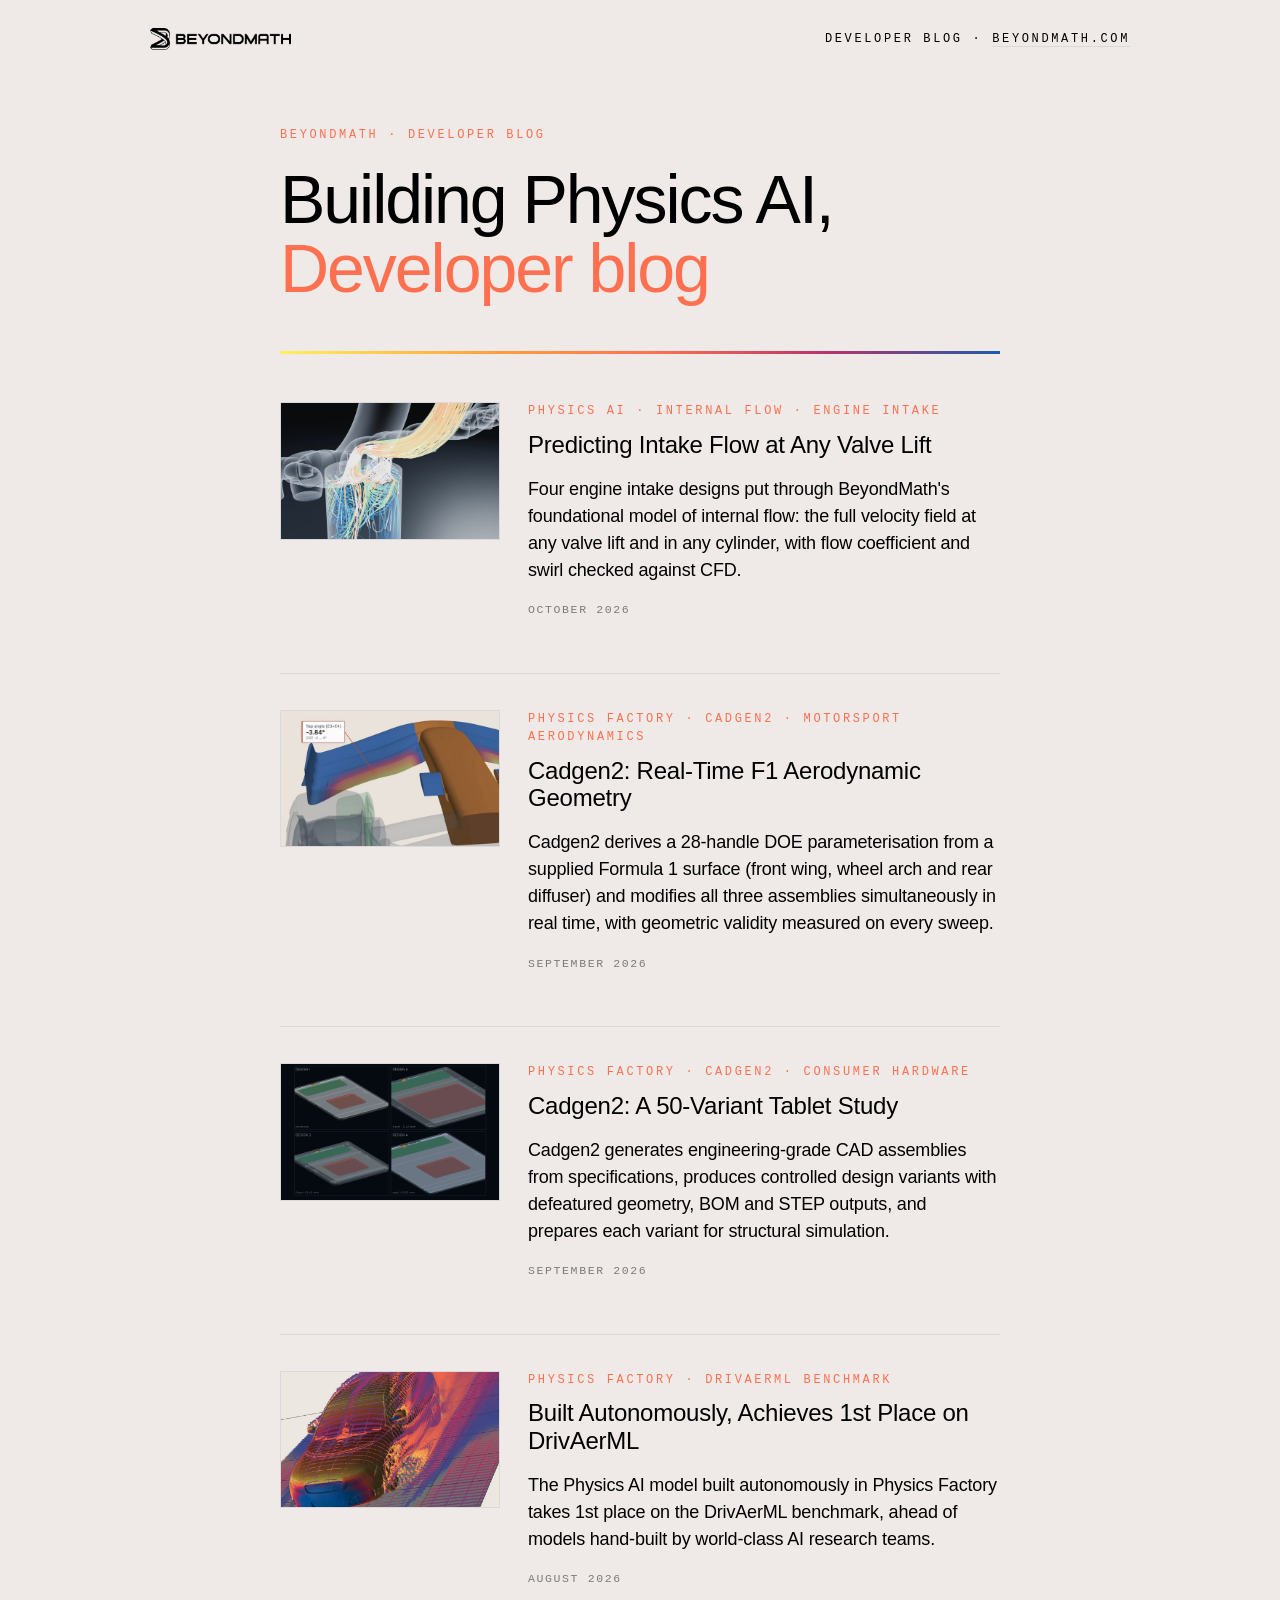
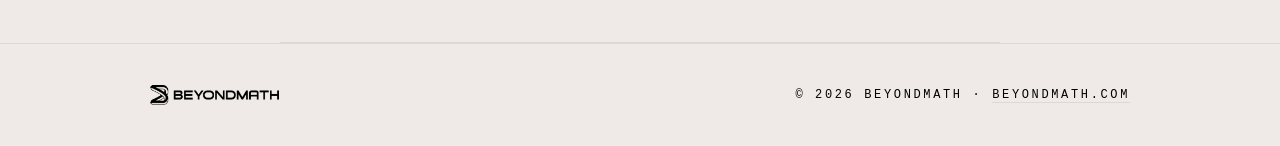
<file: index.html>
<!doctype html>
<html lang="en">
<head>
<meta charset="utf-8">
<meta name="viewport" content="width=device-width, initial-scale=1">

<title>BeyondMath Developer Blog</title>
<meta name="description" content="Benchmarks, architecture notes, and results from the team building BeyondMath's Physics Factory.">
<meta name="author" content="BeyondMath">
<meta name="robots" content="index, follow">
<link rel="canonical" href="https://blog.beyondmath.com/">

<!-- Open Graph / Facebook / LinkedIn -->
<meta property="og:type" content="website">
<meta property="og:site_name" content="BeyondMath">
<meta property="og:title" content="BeyondMath Developer Blog">
<meta property="og:description" content="Benchmarks, architecture notes, and results from the team building BeyondMath's Physics Factory.">
<meta property="og:url" content="https://blog.beyondmath.com/">

<!-- Favicon -->
<link rel="icon" type="image/png" href="assets/images/favicon.png">
<link rel="apple-touch-icon" href="assets/images/apple-touch-icon.png">
<meta name="theme-color" content="#EFEAE7">

<link rel="stylesheet" href="assets/css/main.css">

<!-- Google tag (gtag.js) -->
<script async src="https://www.googletagmanager.com/gtag/js?id=G-9VE89G9J6V"></script>
<script>
  window.dataLayer = window.dataLayer || [];
  function gtag(){dataLayer.push(arguments);}
  gtag('js', new Date());
  gtag('config', 'G-9VE89G9J6V');
</script>
</head>
<body>

<!-- ── Site bar — links back to the main beyondmath.com site ── -->
<div class="bm-sitebar">
  <div class="bm-sitebar-inner">
    <a class="bm-sitebar-logo" href="https://www.beyondmath.com" aria-label="BeyondMath home">
      <img src="assets/images/beyondmath-logo.webp" alt="BeyondMath" width="900" height="140">
    </a>
    <p class="bm-sitebar-tag">Developer Blog · <a href="https://www.beyondmath.com">beyondmath.com</a></p>
  </div>
</div>

<div class="bm-post">

  <header class="bm-col">
    <p class="bm-eyebrow">BeyondMath · Developer Blog</p>
    <h1>Building Physics AI, <span class="bm-o">Developer blog</span></h1>
  </header>

  <hr class="bm-rule bm-col">

  <section class="bm-postlist bm-col">
    <a class="bm-postcard" href="posts/20261021-internal-flow-engines/">
      <div class="bm-postcard-thumb">
        <img src="posts/20261021-internal-flow-engines/assets/thumb-engines.webp" alt="" width="1200" height="750">
      </div>
      <div class="bm-postcard-body">
        <p class="bm-eyebrow">Physics AI · internal flow · engine intake</p>
        <p class="bm-postcard-title">Predicting Intake Flow at Any Valve Lift</p>
        <p class="bm-postcard-excerpt">Four engine intake designs put through BeyondMath's foundational model of internal flow: the full velocity field at any valve lift and in any cylinder, with flow coefficient and swirl checked against CFD.</p>
        <p class="bm-postcard-meta">October 2026</p>
      </div>
    </a>
    <a class="bm-postcard" href="posts/20260919-cadgen2-f1-aero-doe/">
      <div class="bm-postcard-thumb">
        <img src="posts/20260919-cadgen2-f1-aero-doe/assets/thumb-front-wing.webp" alt="" width="1200" height="750">
      </div>
      <div class="bm-postcard-body">
        <p class="bm-eyebrow">Physics Factory · Cadgen2 · motorsport aerodynamics</p>
        <p class="bm-postcard-title">Cadgen2: Real-Time F1 Aerodynamic Geometry</p>
        <p class="bm-postcard-excerpt">Cadgen2 derives a 28-handle DOE parameterisation from a supplied Formula 1 surface (front wing, wheel arch and rear diffuser) and modifies all three assemblies simultaneously in real time, with geometric validity measured on every sweep.</p>
        <p class="bm-postcard-meta">September 2026</p>
      </div>
    </a>
    <a class="bm-postcard" href="posts/20260919-cadgen2-tablet-variant-study/">
      <div class="bm-postcard-thumb">
        <img src="posts/20260919-cadgen2-tablet-variant-study/assets/thumb-variants.webp" alt="" width="1200" height="750">
      </div>
      <div class="bm-postcard-body">
        <p class="bm-eyebrow">Physics Factory · Cadgen2 · consumer hardware</p>
        <p class="bm-postcard-title">Cadgen2: A 50-Variant Tablet Study</p>
        <p class="bm-postcard-excerpt">Cadgen2 generates engineering-grade CAD assemblies from specifications, produces controlled design variants with defeatured geometry, BOM and STEP outputs, and prepares each variant for structural simulation.</p>
        <p class="bm-postcard-meta">September 2026</p>
      </div>
    </a>
    <a class="bm-postcard" href="posts/20260803-built-autonomously-1st-drivaerml/">
      <div class="bm-postcard-thumb">
        <img src="posts/20260803-built-autonomously-1st-drivaerml/assets/hero-apex-field.webp" alt="" width="746" height="604">
      </div>
      <div class="bm-postcard-body">
        <p class="bm-eyebrow">Physics Factory · DrivAerML benchmark</p>
        <p class="bm-postcard-title">Built Autonomously, Achieves 1st Place on DrivAerML</p>
        <p class="bm-postcard-excerpt">The Physics AI model built autonomously in Physics Factory takes 1st place on the DrivAerML benchmark, ahead of models hand-built by world-class AI research teams.</p>
        <p class="bm-postcard-meta">August 2026</p>
      </div>
    </a>
  </section>

</div>

<!-- ── Site footer — links back to the main beyondmath.com site ── -->
<div class="bm-sitefoot">
  <div class="bm-sitefoot-inner">
    <a class="bm-sitefoot-logo" href="https://www.beyondmath.com" aria-label="BeyondMath home">
      <img src="assets/images/beyondmath-logo.webp" alt="BeyondMath" width="900" height="140">
    </a>
    <p class="bm-sitefoot-meta">© 2026 BeyondMath · <a href="https://www.beyondmath.com">beyondmath.com</a></p>
  </div>
</div>

</body>
</html>
</file>
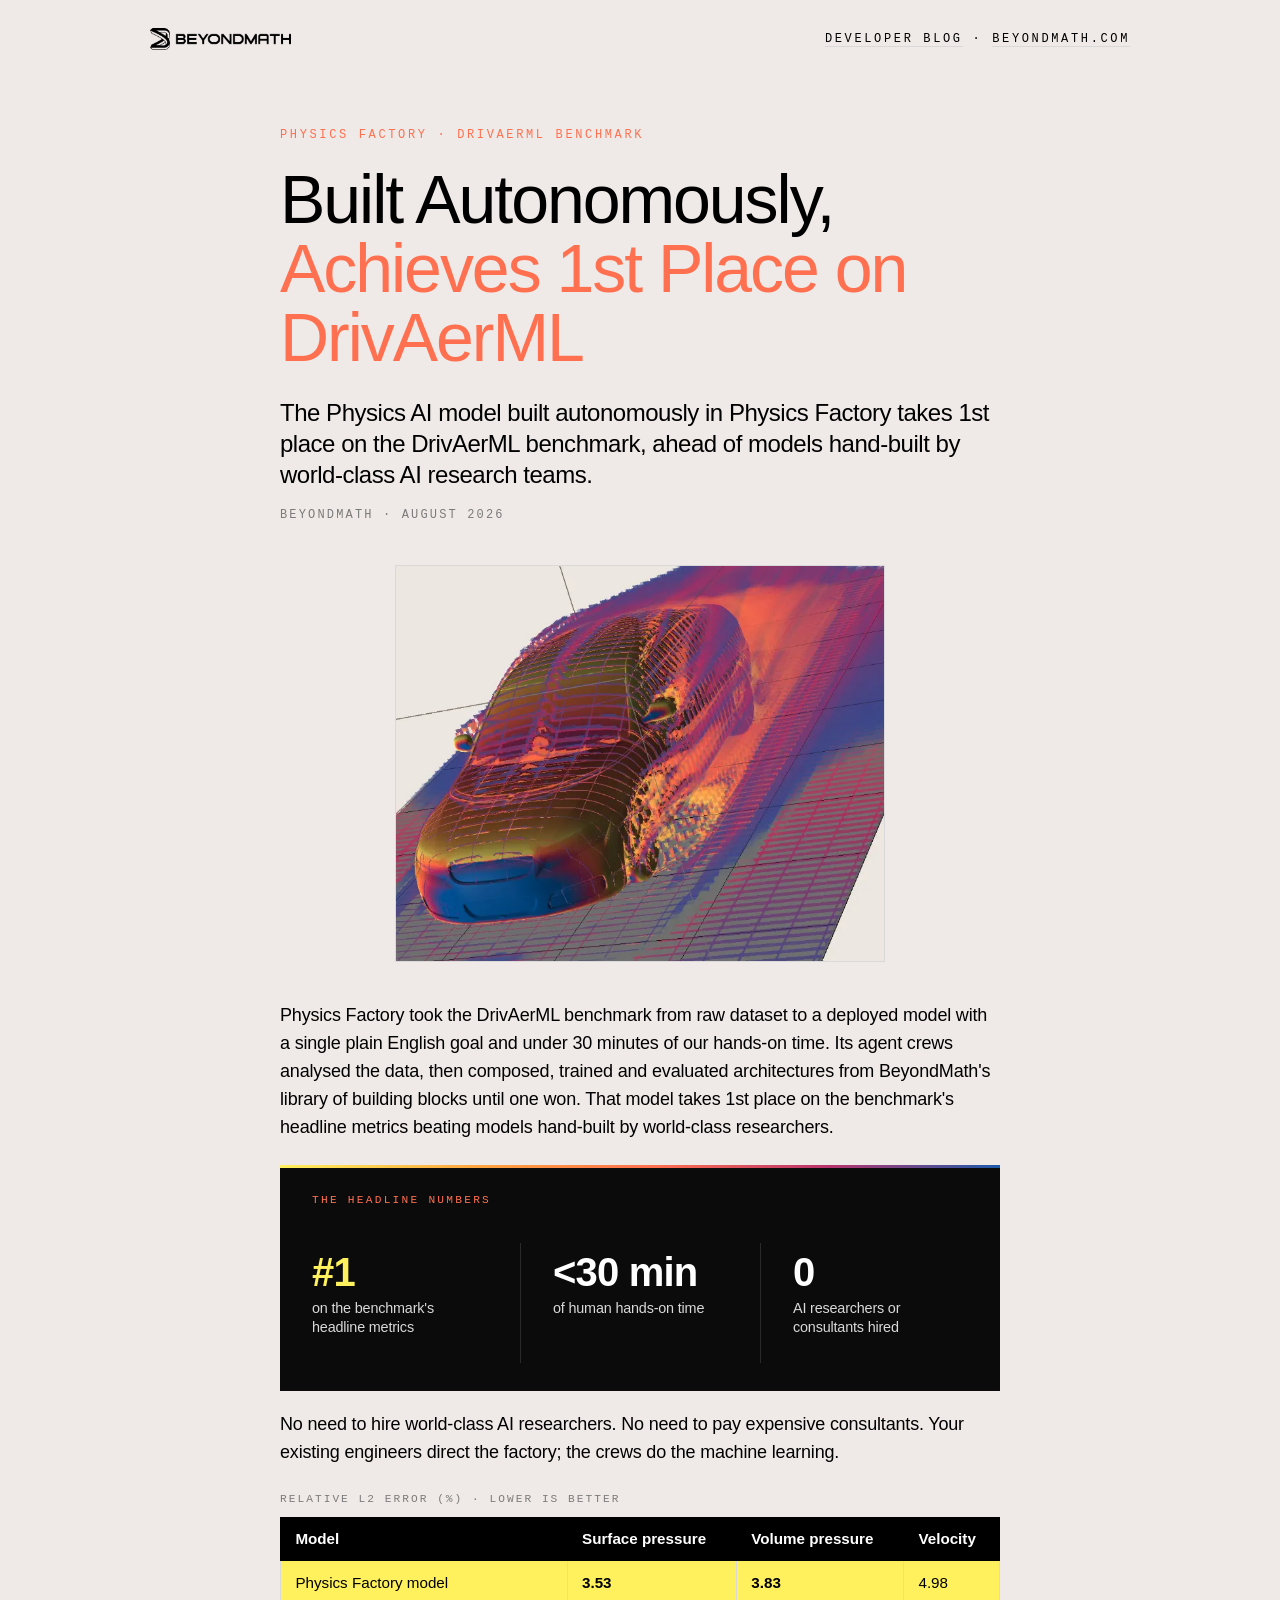
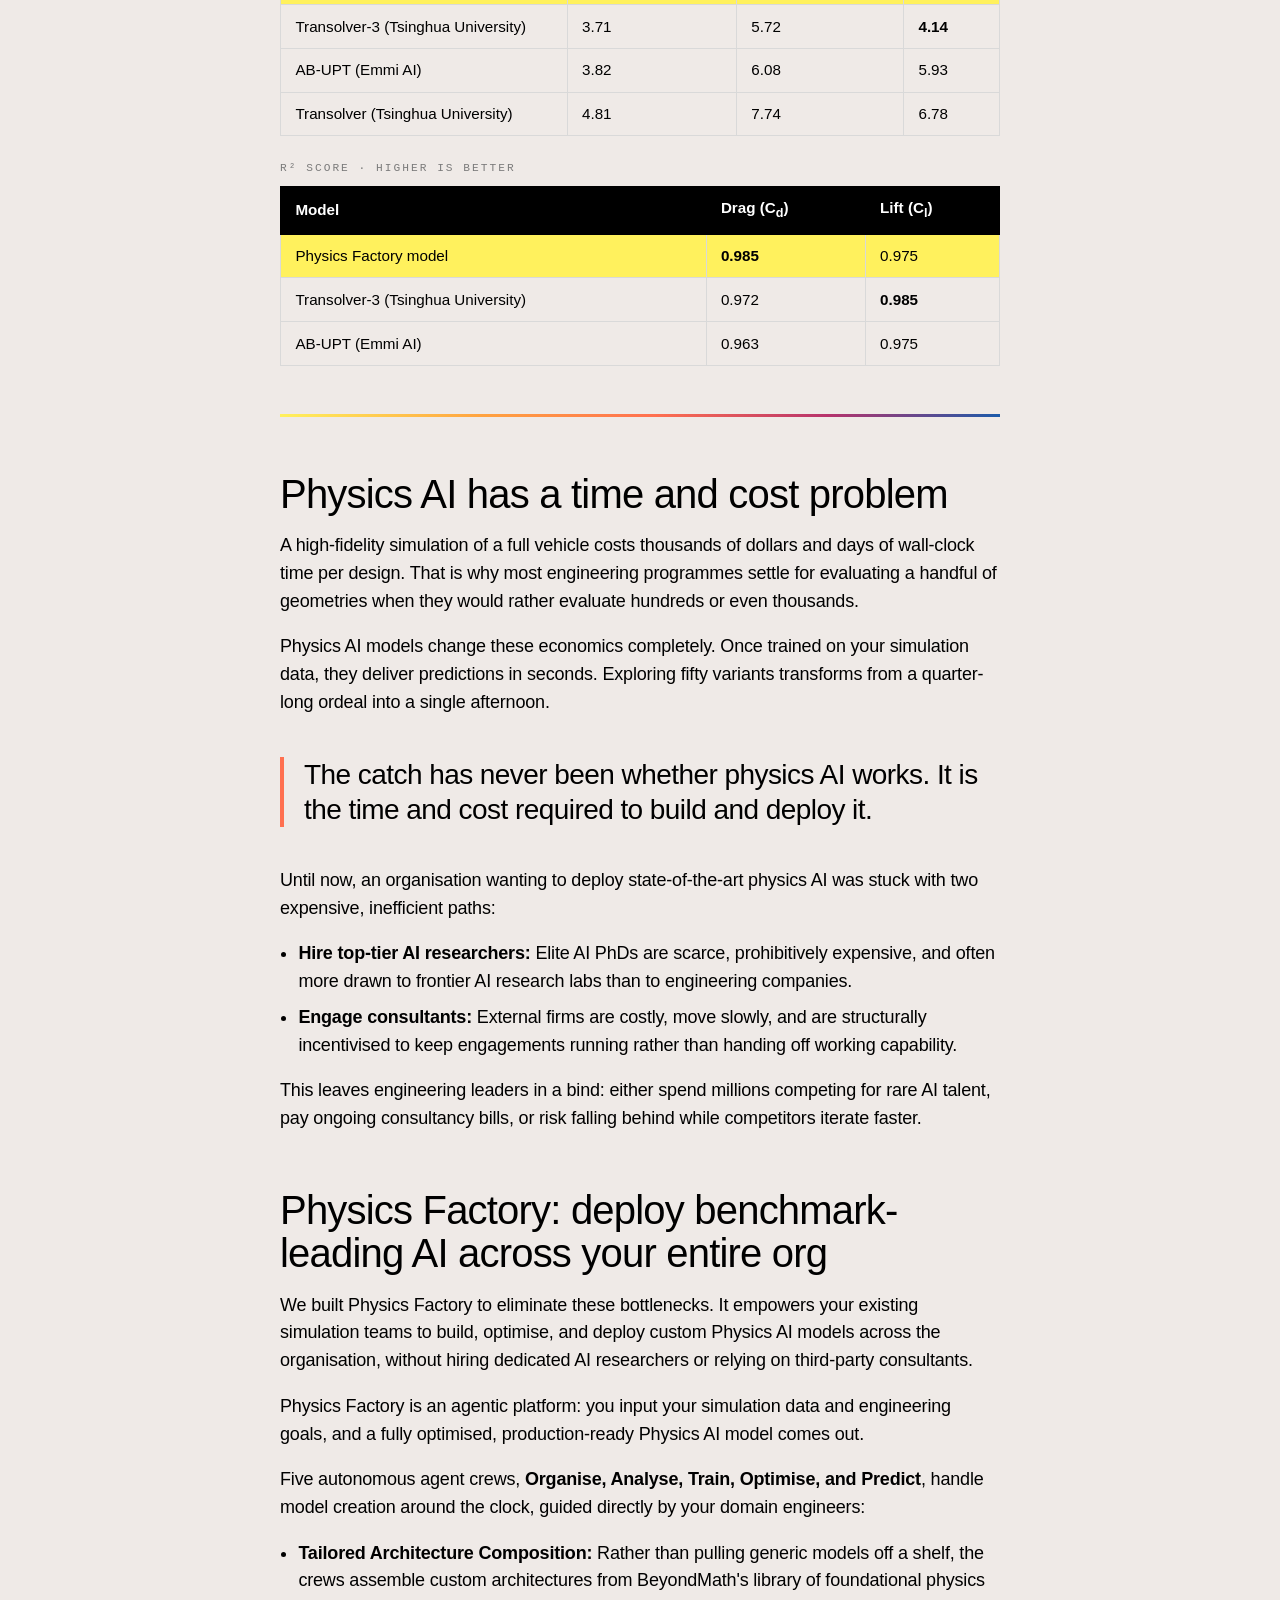
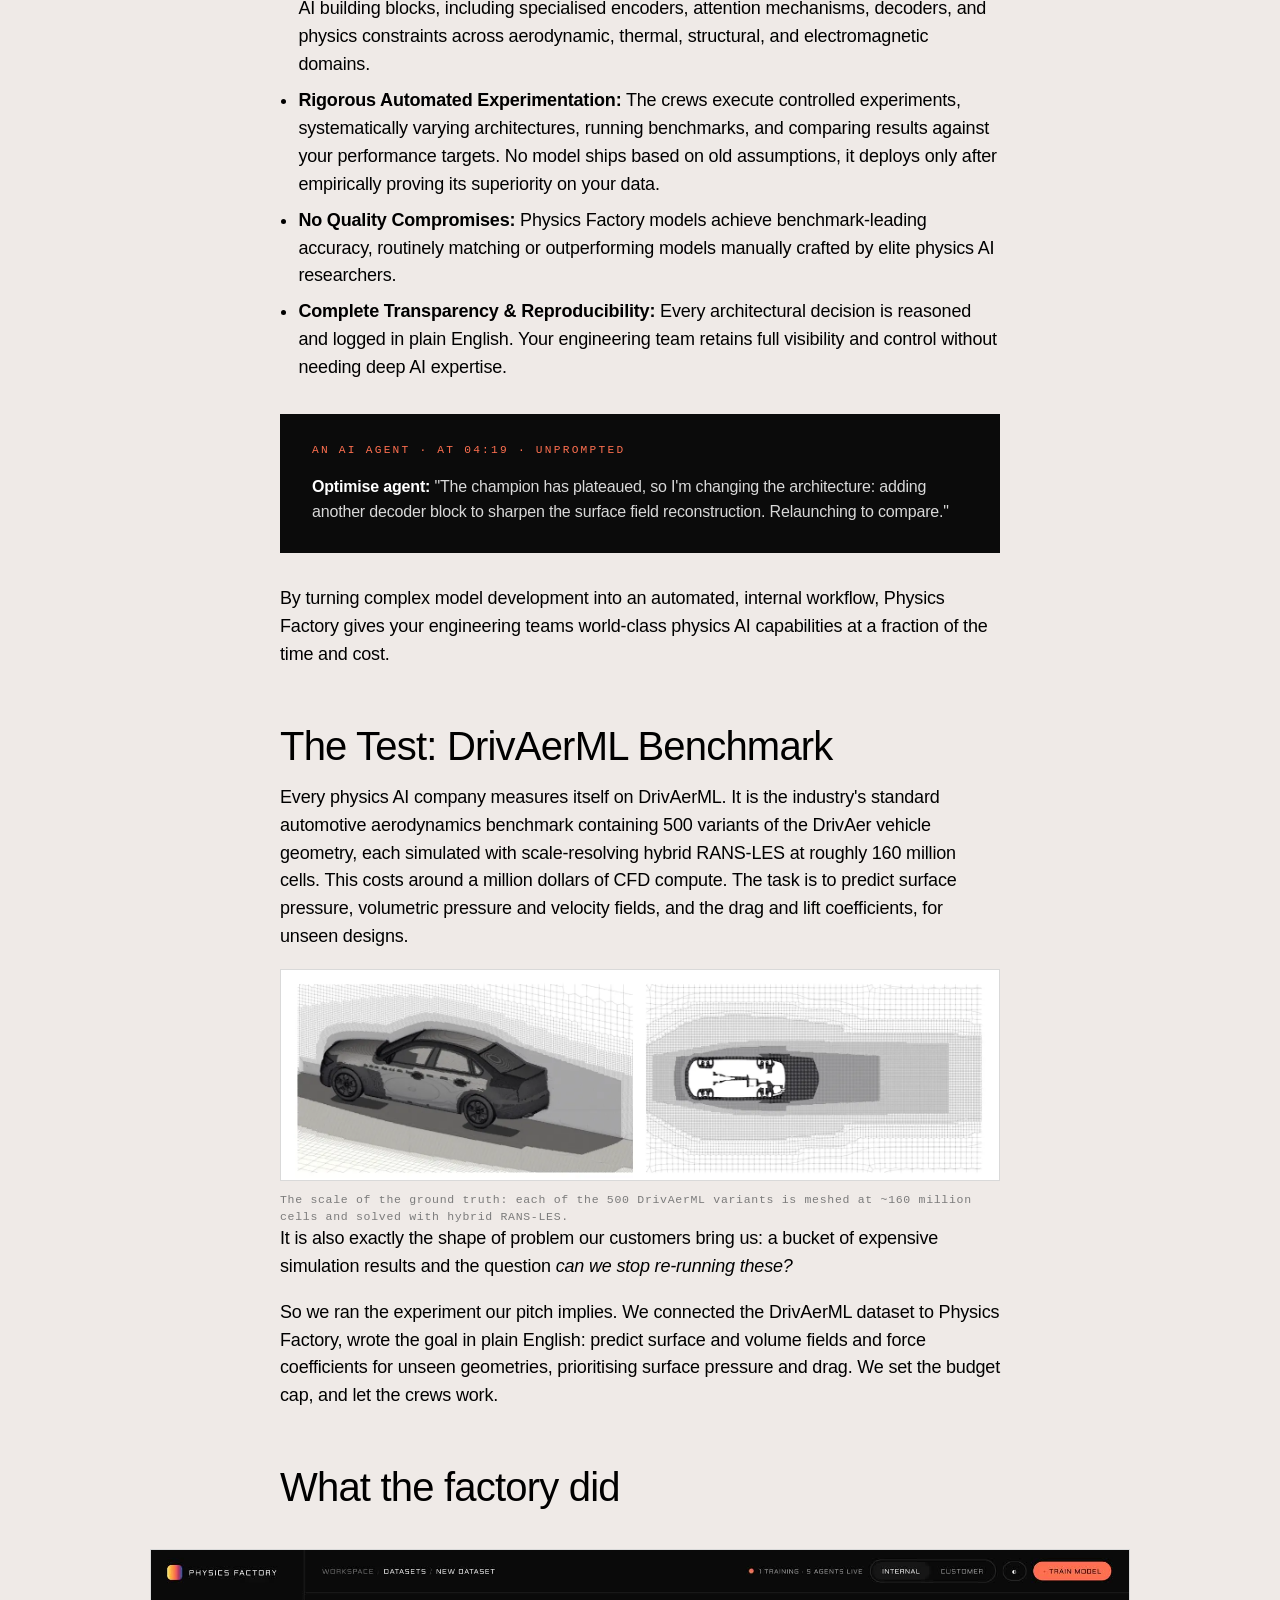
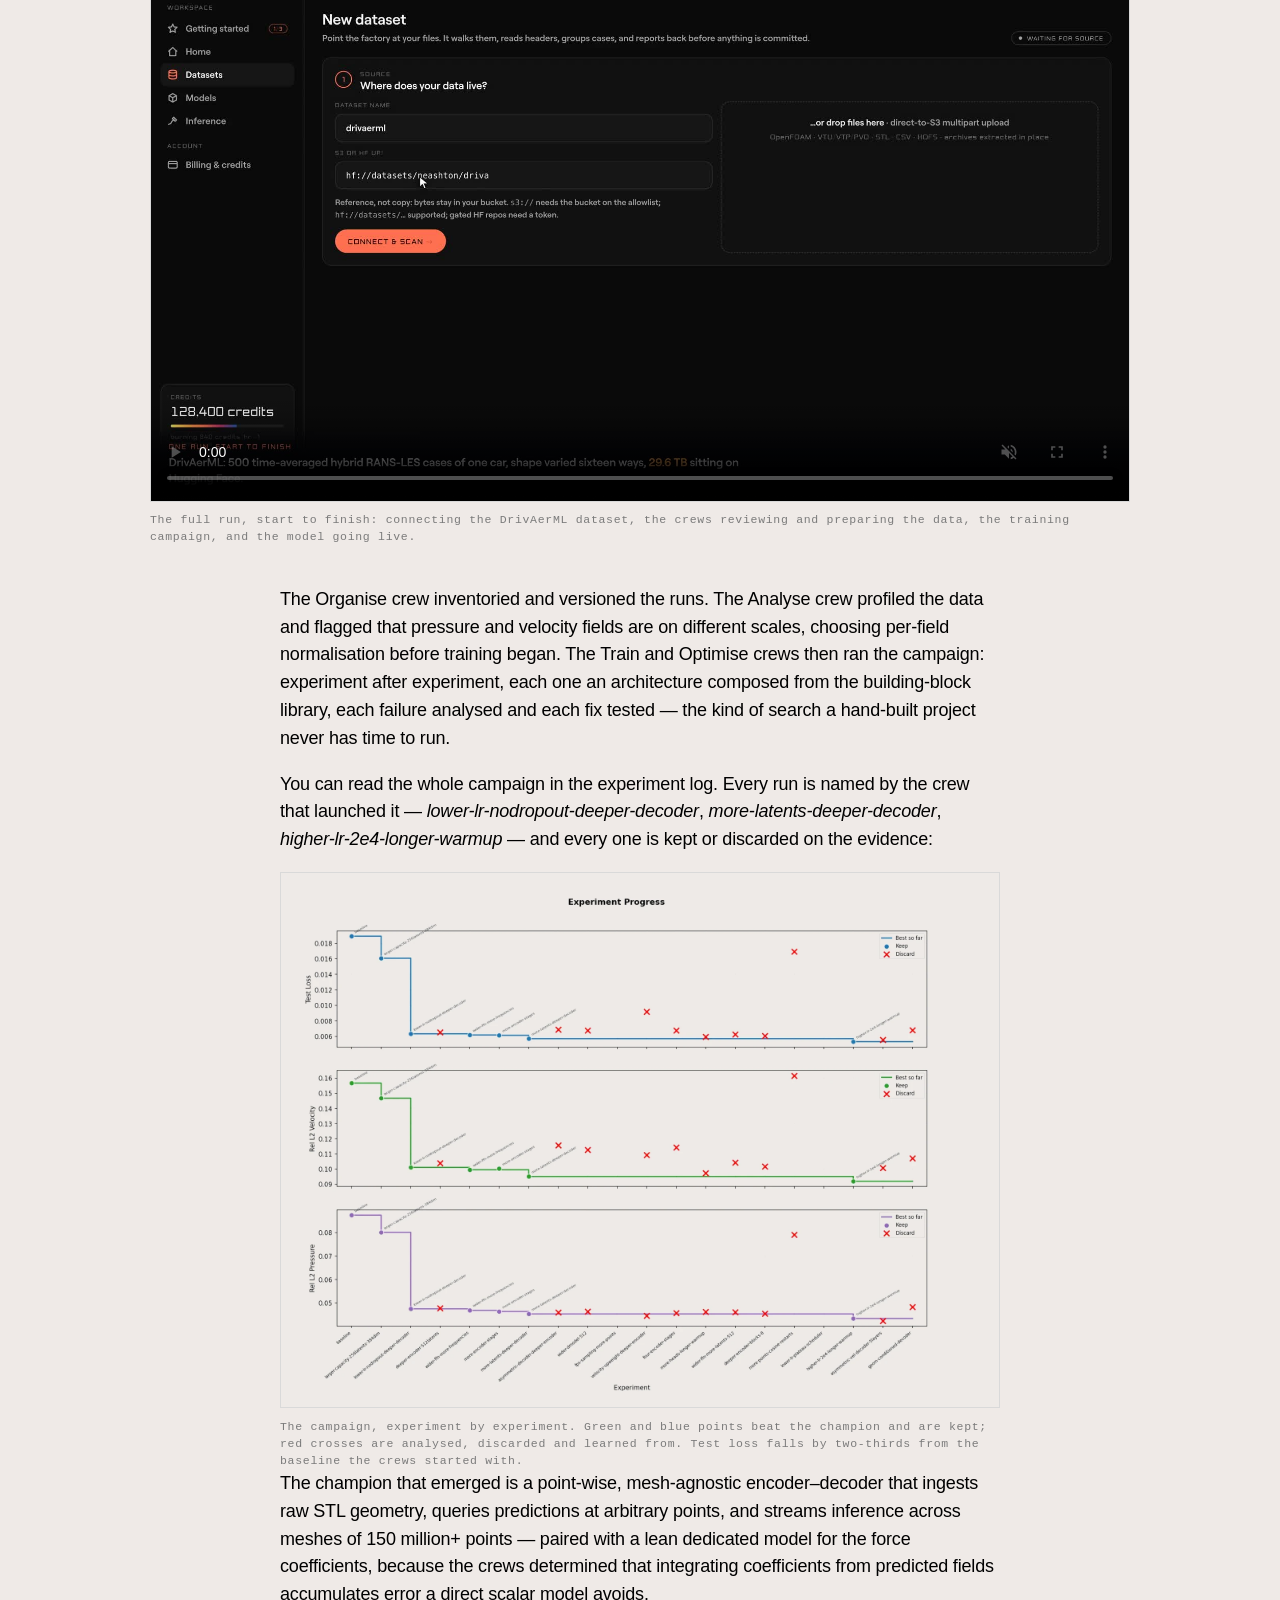
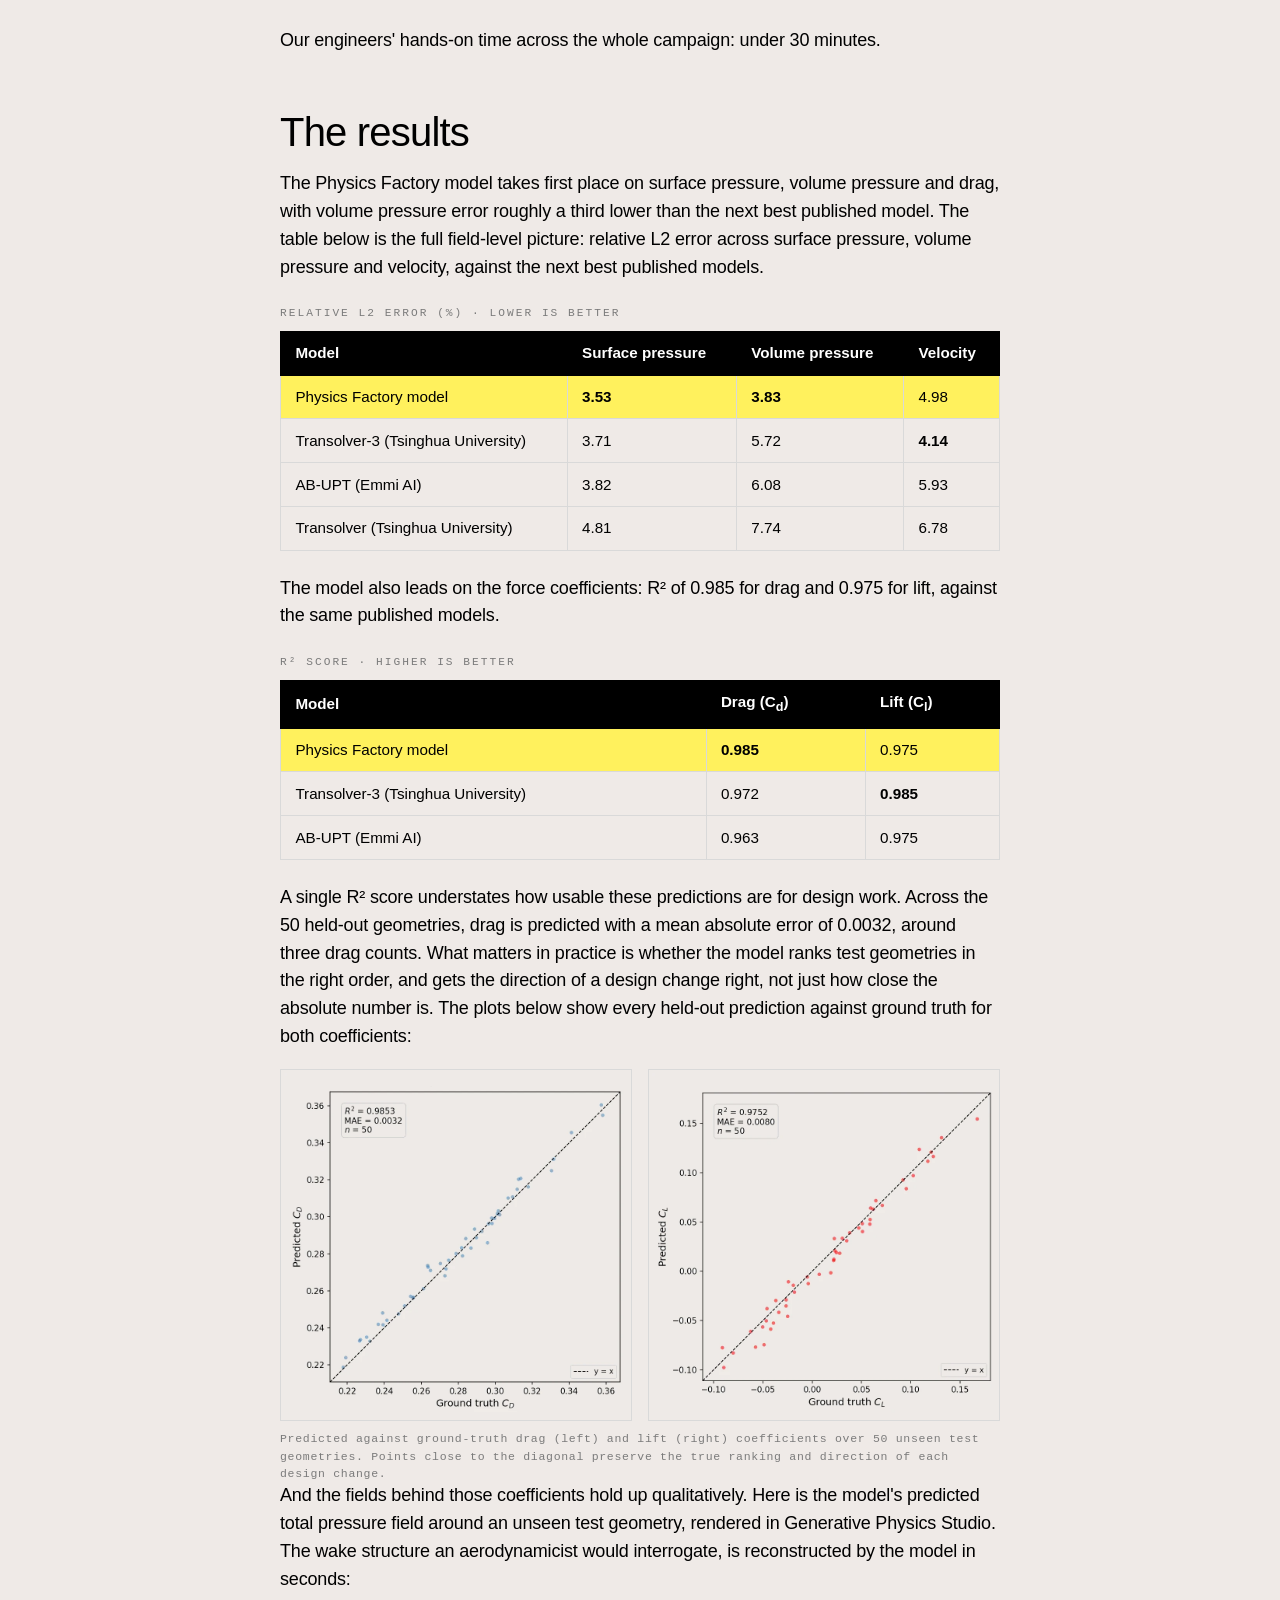
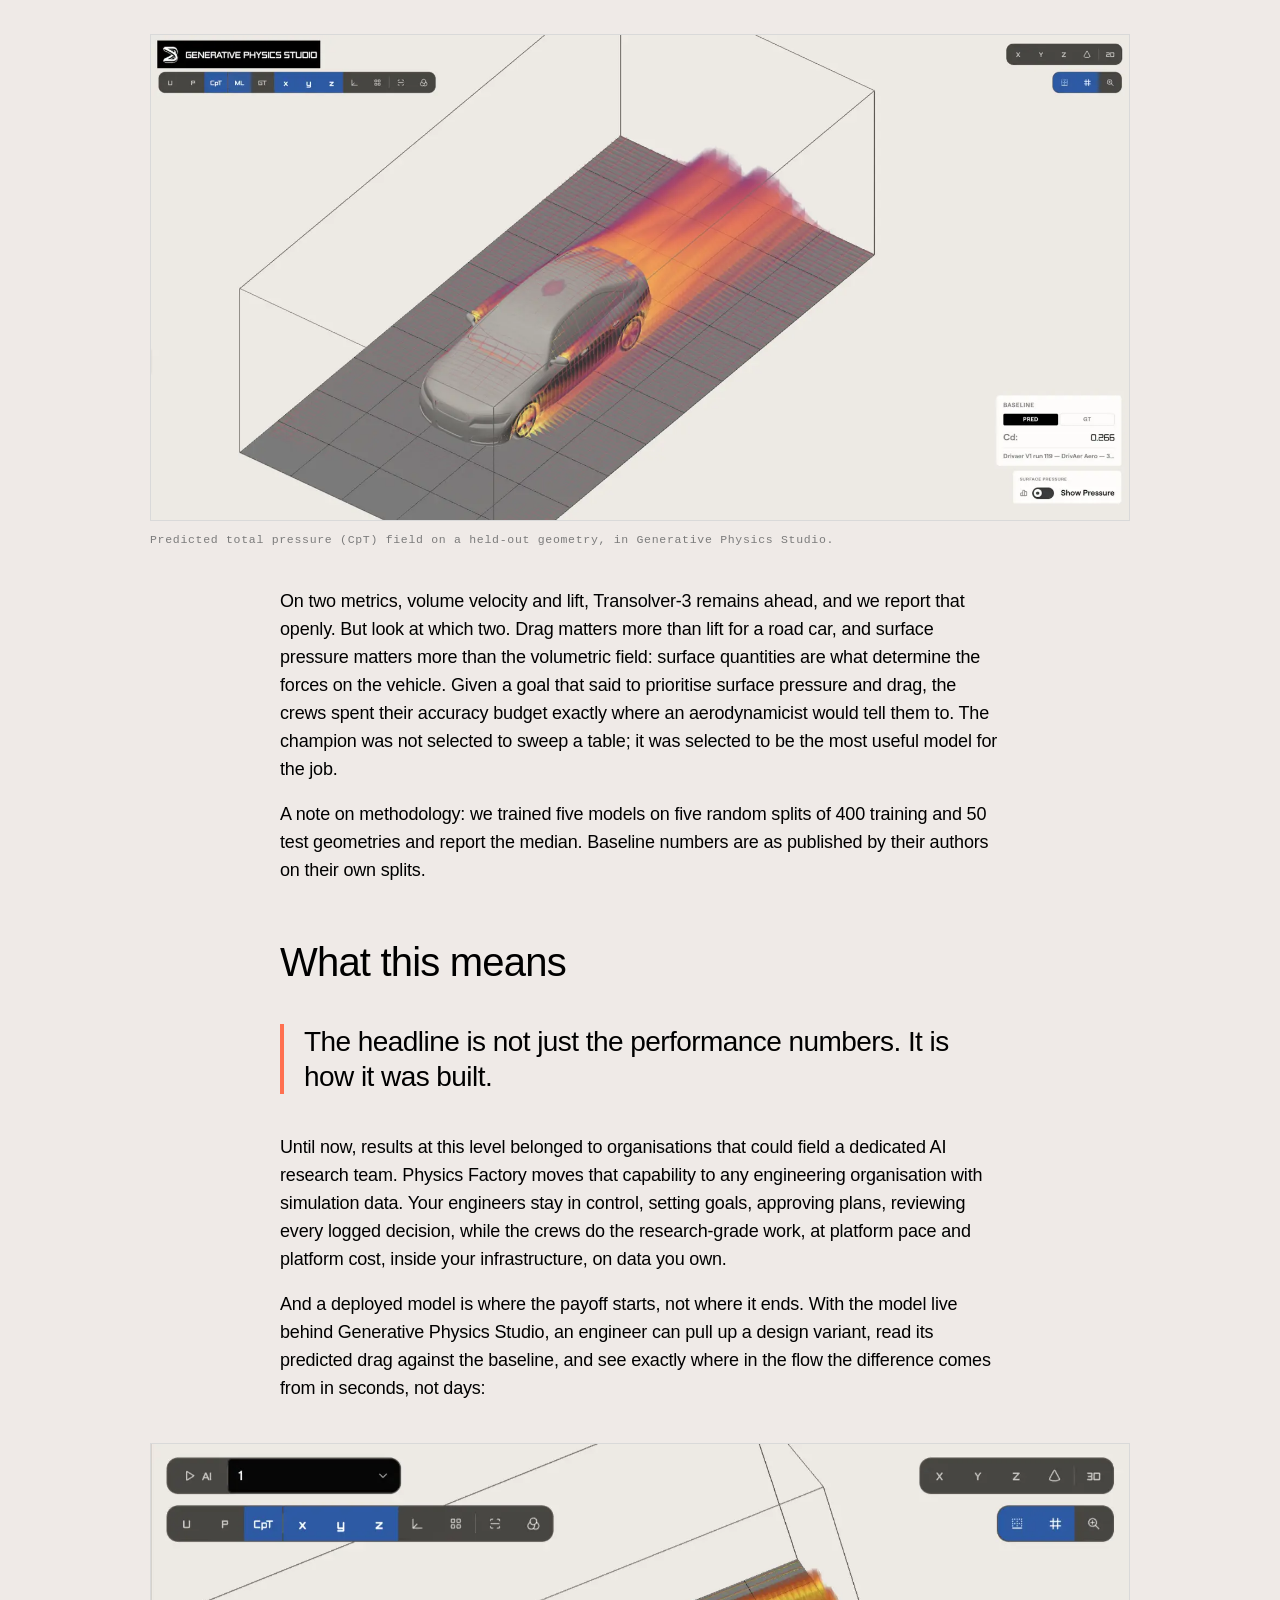
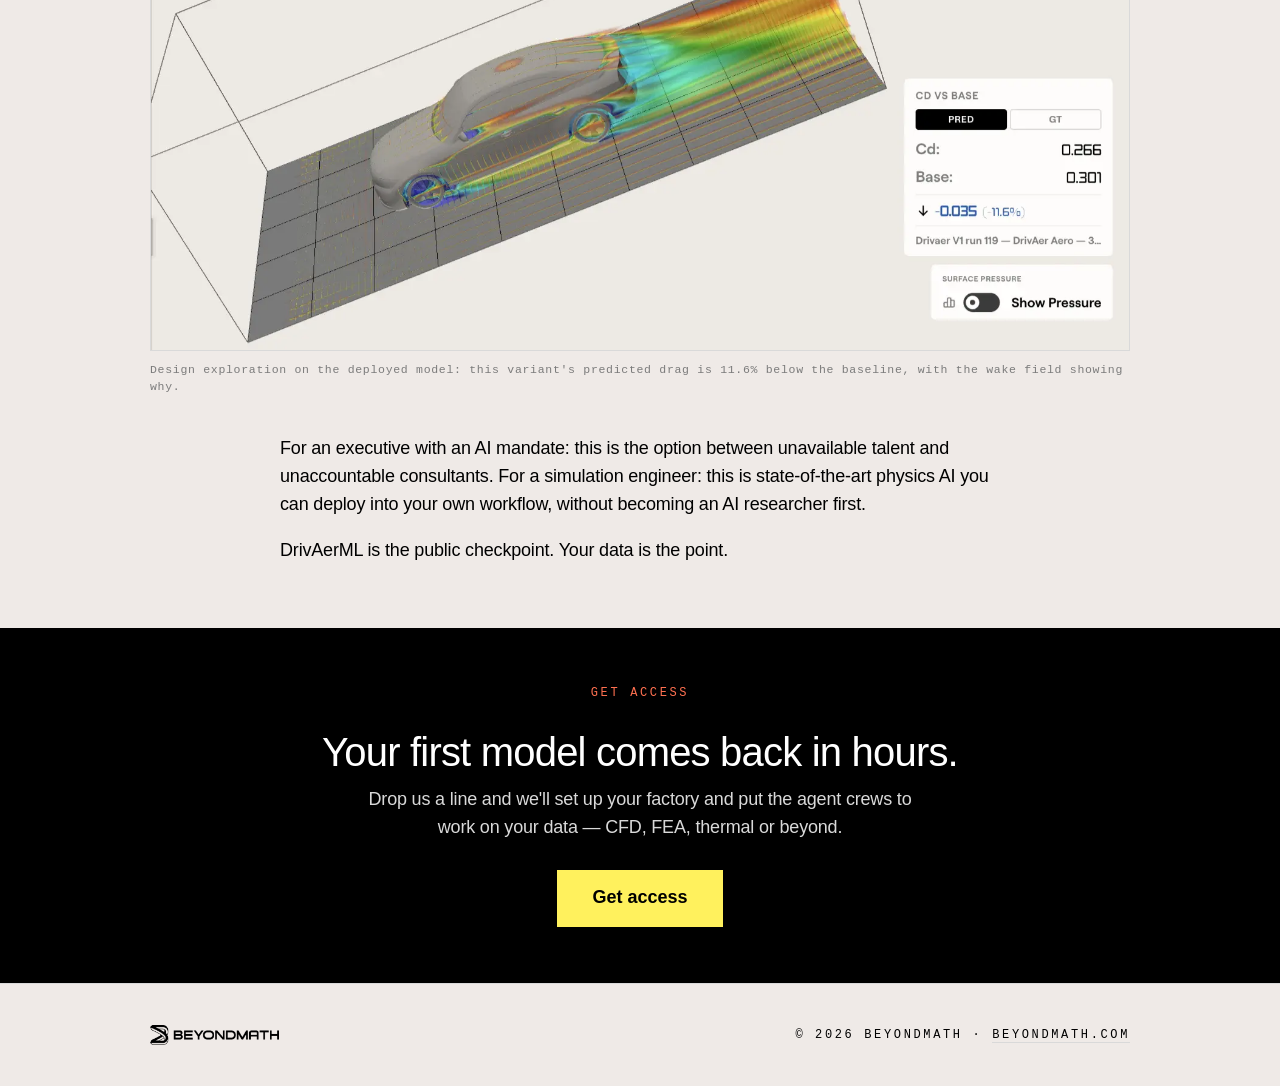
<file: posts/20260803-built-autonomously-1st-drivaerml/index.html>
<!doctype html>
<html lang="en">
<head>
<meta charset="utf-8">
<meta name="viewport" content="width=device-width, initial-scale=1">

<!--
  BeyondMath Developer Blog · Physics Factory on DrivAerML
  ────────────────────────────────────────────────────────
  Standalone page, hosted on blog.beyondmath.com at:
  https://blog.beyondmath.com/posts/20260803-built-autonomously-1st-drivaerml/
  Launch date: 2026-08-03.
  ⚠ Still to confirm before launch: if you have one, a real @beyondmath
  Twitter/X handle for twitter:site.
-->

<title>Built Autonomously, Achieves 1st Place on DrivAerML — BeyondMath</title>
<meta name="description" content="The Physics AI model built autonomously in Physics Factory takes 1st place on the DrivAerML benchmark, ahead of models hand-built by world-class AI research teams.">
<meta name="author" content="BeyondMath">
<meta name="robots" content="index, follow">
<link rel="canonical" href="https://blog.beyondmath.com/posts/20260803-built-autonomously-1st-drivaerml/">

<!-- Open Graph / Facebook / LinkedIn -->
<meta property="og:type" content="article">
<meta property="og:site_name" content="BeyondMath">
<meta property="og:title" content="Built Autonomously, 1st Place on DrivAerML">
<meta property="og:description" content="The Physics AI model built autonomously in Physics Factory takes 1st place on the DrivAerML benchmark, ahead of models hand-built by world-class AI research teams.">
<meta property="og:url" content="https://blog.beyondmath.com/posts/20260803-built-autonomously-1st-drivaerml/">
<meta property="og:image" content="https://blog.beyondmath.com/posts/20260803-built-autonomously-1st-drivaerml/assets/og-share-image.webp">
<meta property="og:image:width" content="1200">
<meta property="og:image:height" content="630">
<meta property="og:image:alt" content="Physics Factory's model prediction compared against a baseline design in Generative Physics Studio">
<meta property="article:published_time" content="2026-08-03">
<meta property="article:author" content="BeyondMath">

<!-- Twitter / X -->
<meta name="twitter:card" content="summary_large_image">
<meta name="twitter:title" content="Built Autonomously, 1st Place on DrivAerML">
<meta name="twitter:description" content="The Physics AI model built autonomously in Physics Factory takes 1st place on the DrivAerML benchmark, ahead of models hand-built by world-class AI research teams.">
<meta name="twitter:image" content="https://blog.beyondmath.com/posts/20260803-built-autonomously-1st-drivaerml/assets/og-share-image.webp">

<!-- Favicon (pulled from the live beyondmath.com site) -->
<link rel="icon" type="image/png" href="../../assets/images/favicon.png">
<link rel="apple-touch-icon" href="../../assets/images/apple-touch-icon.png">
<meta name="theme-color" content="#EFEAE7">

<!-- Structured data (Article rich results) -->
<script type="application/ld+json">
{
  "@context": "https://schema.org",
  "@type": "BlogPosting",
  "headline": "Built Autonomously, 1st Place on DrivAerML",
  "description": "The Physics AI model built autonomously in Physics Factory takes 1st place on the DrivAerML benchmark, ahead of models hand-built by world-class AI research teams.",
  "image": "https://blog.beyondmath.com/posts/20260803-built-autonomously-1st-drivaerml/assets/og-share-image.webp",
  "url": "https://blog.beyondmath.com/posts/20260803-built-autonomously-1st-drivaerml/",
  "datePublished": "2026-08-03",
  "author": { "@type": "Organization", "name": "BeyondMath", "url": "https://www.beyondmath.com" },
  "publisher": {
    "@type": "Organization",
    "name": "BeyondMath",
    "logo": { "@type": "ImageObject", "url": "https://blog.beyondmath.com/assets/images/beyondmath-logo.webp" }
  },
  "mainEntityOfPage": { "@type": "WebPage", "@id": "https://blog.beyondmath.com/posts/20260803-built-autonomously-1st-drivaerml/" }
}
</script>

<style>
/* Fonts — same files served by beyondmath.com; remove inside Webflow */
@font-face{
  font-family:'Roobert';
  src:url('https://cdn.prod.website-files.com/69123307c6b1ae30d9ce0e14/6912ff278322d68bfd560a2b_RoobertVF-Regular-TRIAL.woff2') format('woff2');
  font-weight:300 900;font-style:normal;font-display:swap;
}
@font-face{
  font-family:'Plasmaa Rondje';
  src:url('https://cdn.prod.website-files.com/69123307c6b1ae30d9ce0e14/6912ff2757cc085300827894_PlasmaaTRIAL-Rondje.woff2') format('woff2');
  font-weight:400;font-style:normal;font-display:swap;
}

/* Page shell for standalone preview only — Webflow provides its own body */
html,body{margin:0;padding:0;background:#EFEAE7;}

/* ── Scoped post styles ─────────────────────────────────────────── */
.bm-post{
  --steel:#EFEAE7;--black:#000;--white:#FFF;
  --grey1:#D9D9D9;--grey2:#7B7B7B;--grey3:#444;
  --yellow:#FFF15D;--amber:#FFA340;--orange:#FF7050;--magenta:#B7336C;--blue:#1C5BAA;
  --gradient:linear-gradient(90deg,#FFF15D 0%,#FFA340 28%,#FF7050 52%,#B7336C 76%,#1C5BAA 100%);
  --sans:'Roobert','Helvetica Neue',Helvetica,Arial,sans-serif;
  --tech:'Plasmaa Rondje',ui-monospace,'SF Mono',Menlo,monospace;
  font-family:var(--sans);
  background:var(--steel);
  color:var(--black);
  font-size:1.125rem;
  line-height:1.55;
  letter-spacing:-.18px;
  padding:3rem 1.25rem 0;
}
.bm-post *{box-sizing:border-box;}

/* column widths: prose narrow, media wide */
.bm-post .bm-col{max-width:720px;margin:0 auto;}
.bm-post .bm-wide{max-width:980px;margin:0 auto;}

/* eyebrow */
.bm-post .bm-eyebrow{
  font-family:var(--tech);
  font-size:.75rem;
  letter-spacing:.22em;
  text-transform:uppercase;
  color:var(--orange);
  margin:0 0 1.25rem;
}

/* headings */
.bm-post h1{
  font-family:var(--sans);
  font-size:clamp(2.5rem,6vw,4.25rem);
  font-weight:400;
  line-height:1.02;
  letter-spacing:-.03em;
  margin:0 0 1.5rem;
}
.bm-post h1 .bm-o{color:var(--orange);}
.bm-post h2{
  font-family:var(--sans);
  font-size:clamp(1.75rem,3.5vw,2.5rem);
  font-weight:400;
  line-height:1.08;
  letter-spacing:-.02em;
  margin:3.5rem 0 1rem;
}
.bm-post .bm-standfirst{
  font-size:clamp(1.25rem,2.2vw,1.5rem);
  line-height:1.3;
  letter-spacing:-.02em;
  color:var(--black);
  margin:0 0 1rem;
}
.bm-post .bm-meta{
  font-family:var(--tech);
  font-size:.75rem;
  letter-spacing:.18em;
  text-transform:uppercase;
  color:var(--grey2);
  margin:0 0 2.5rem;
}

.bm-post p{margin:0 0 1.1rem;}
.bm-post strong{font-weight:600;}
.bm-post a{color:var(--black);text-decoration-color:var(--orange);text-decoration-thickness:2px;text-underline-offset:3px;}

/* gradient rule */
.bm-post .bm-rule{height:3px;background:var(--gradient);border:0;margin:3rem auto;}

/* generic prose lists (options lists etc.) */
.bm-post section.bm-col > ul{margin:0 0 1.1rem;padding-left:1.15rem;}
.bm-post section.bm-col > ul li{margin:0 0 .5rem;}
.bm-post section.bm-col > ul li:last-child{margin-bottom:0;}

/* exec summary — stat row */
.bm-post .bm-stats{
  background:#0b0b0b;color:var(--white);
  margin:1.5rem 0 1.25rem;
  position:relative;
}
.bm-post .bm-stats::before{
  content:"";display:block;height:3px;background:var(--gradient);
}
.bm-post .bm-stats-head{
  font-family:var(--tech);font-size:.7rem;letter-spacing:.2em;text-transform:uppercase;
  color:var(--orange);padding:1.5rem 2rem 0;
}
.bm-post .bm-stat-row{
  display:grid;grid-template-columns:repeat(3,1fr);
  padding:1rem 0 1.75rem;
}
.bm-post .bm-stat{
  padding:.5rem 2rem;text-align:left;
  border-left:1px solid #2a2a2a;
}
.bm-post .bm-stat:first-child{border-left:0;}
.bm-post .bm-stat .bm-stat-value{
  font-family:var(--sans);font-weight:600;font-size:2.5rem;
  line-height:1.05;letter-spacing:-.02em;
  color:var(--white);margin:0 0 .35rem;
}
.bm-post .bm-stat:first-child .bm-stat-value{color:var(--yellow);}
.bm-post .bm-stat .bm-stat-label{
  font-size:.9rem;line-height:1.35;color:var(--grey1);
}
@media (max-width:640px){
  .bm-post .bm-stat-row{grid-template-columns:1fr;}
  .bm-post .bm-stat{border-left:0;border-top:1px solid #2a2a2a;padding:1.1rem 2rem;}
  .bm-post .bm-stat:first-child{border-top:0;}
}

/* tables */
.bm-post .bm-tablewrap{overflow-x:auto;margin:1.5rem 0;}
.bm-post table{
  border-collapse:collapse;width:100%;
  background:var(--steel);
  font-size:.95rem;letter-spacing:0;
}
.bm-post caption{
  caption-side:top;text-align:left;
  font-family:var(--tech);font-size:.7rem;letter-spacing:.18em;text-transform:uppercase;
  color:var(--grey2);padding:0 0 .5rem;
}
.bm-post th,.bm-post td{
  border:1px solid var(--grey1);
  padding:.6rem .9rem;text-align:left;
}
.bm-post th{font-weight:600;background:var(--black);color:var(--white);border-color:var(--black);}
.bm-post tr.bm-win td{background:var(--yellow);}
.bm-post td.bm-best{font-weight:700;}

/* figures */
.bm-post figure{margin:2rem 0;}
.bm-post figure.bm-wide{margin:2.5rem auto;}
.bm-post figure.bm-hero{max-width:490px;}
.bm-post figure img{width:100%;height:auto;display:block;border:1px solid var(--grey1);}
.bm-post figcaption{
  font-family:var(--tech);font-size:.72rem;letter-spacing:.06em;
  color:var(--grey2);margin-top:.6rem;line-height:1.5;
}
.bm-post .bm-pair{display:grid;grid-template-columns:1fr 1fr;gap:1rem;}
@media (max-width:640px){.bm-post .bm-pair{grid-template-columns:1fr;}}

/* video embed */
.bm-post .bm-video{
  width:100%;height:auto;display:block;
  border:1px solid var(--grey1);
  background:#000;
}

/* agent log panel */
.bm-post .bm-log{
  background:#0b0b0b;color:var(--white);
  padding:1.75rem 2rem;margin:2rem 0;
  font-size:1rem;
}
.bm-post .bm-log .bm-log-head{
  font-family:var(--tech);font-size:.7rem;letter-spacing:.2em;text-transform:uppercase;
  color:var(--orange);margin:0 0 1rem;
}
.bm-post .bm-log p{margin:0 0 .35rem;color:var(--grey1);}
.bm-post .bm-log p:last-child{margin:0;}
.bm-post .bm-log em{color:var(--white);font-style:normal;font-weight:600;}

/* pull line */
.bm-post .bm-pull{
  font-size:clamp(1.35rem,2.4vw,1.75rem);line-height:1.25;letter-spacing:-.02em;
  border-left:4px solid var(--orange);
  padding-left:1.25rem;margin:2.5rem 0;
}

/* site header / footer bars — bookend the article, link back to beyondmath.com
   NOTE: these sit outside .bm-post, so they cannot use its scoped custom
   properties (--tech, --black, etc.) — values are hardcoded here instead. */
.bm-sitebar{
  background:#EFEAE7;
  padding:1.25rem 1.25rem;
}
.bm-sitebar-inner{
  max-width:980px;margin:0 auto;
  display:flex;align-items:center;justify-content:space-between;
  flex-wrap:wrap;gap:.75rem;
}
.bm-sitebar-logo{display:block;line-height:0;}
.bm-sitebar-logo img{height:22px;width:auto;display:block;}
.bm-sitebar-tag{
  font-family:'Plasmaa Rondje',ui-monospace,'SF Mono',Menlo,monospace;
  font-size:.75rem;letter-spacing:.22em;text-transform:uppercase;
  color:#000;
}
.bm-sitebar-tag a{color:#000;text-decoration:none;border-bottom:1px solid #D9D9D9;}
.bm-sitebar-tag a:hover{border-color:#000;}

.bm-sitefoot{
  background:#EFEAE7;
  border-top:1px solid #D9D9D9;
  padding:2rem 1.25rem;
  margin-top:0;
}
.bm-sitefoot-inner{
  max-width:980px;margin:0 auto;
  display:flex;align-items:center;justify-content:space-between;
  flex-wrap:wrap;gap:1rem;
}
.bm-sitefoot-logo{display:block;line-height:0;}
.bm-sitefoot-logo img{height:20px;width:auto;display:block;}
.bm-sitefoot-meta{
  font-family:'Plasmaa Rondje',ui-monospace,'SF Mono',Menlo,monospace;
  font-size:.75rem;letter-spacing:.22em;text-transform:uppercase;
  color:#000;text-align:right;
}
.bm-sitefoot-meta a{color:#000;text-decoration:none;border-bottom:1px solid #D9D9D9;}
.bm-sitefoot-meta a:hover{border-color:#000;}

/* CTA */
.bm-post .bm-cta{
  background:var(--black);color:var(--white);
  padding:3.5rem 2rem;margin:4rem -1.25rem 0;
  text-align:center;
}
.bm-post .bm-cta h2{margin:0 0 .75rem;color:var(--white);}
.bm-post .bm-cta p{color:var(--grey1);max-width:560px;margin:0 auto 1.75rem;}
.bm-post .bm-cta a.bm-btn{
  display:inline-block;background:var(--yellow);color:var(--black);
  font-weight:600;text-decoration:none;
  padding:.9rem 2.2rem;letter-spacing:0;
}
.bm-post .bm-cta a.bm-btn:hover{background:var(--white);}
</style>

<!-- Google tag (gtag.js) -->
<script async src="https://www.googletagmanager.com/gtag/js?id=G-9VE89G9J6V"></script>
<script>
  window.dataLayer = window.dataLayer || [];
  function gtag(){dataLayer.push(arguments);}
  gtag('js', new Date());
  gtag('config', 'G-9VE89G9J6V');
</script>
</head>
<body>

<!-- ── Site bar — links back to the main beyondmath.com site ── -->
<div class="bm-sitebar">
  <div class="bm-sitebar-inner">
    <a class="bm-sitebar-logo" href="https://www.beyondmath.com" aria-label="BeyondMath home">
      <img src="../../assets/images/beyondmath-logo.webp" alt="BeyondMath" width="900" height="140">
    </a>
    <p class="bm-sitebar-tag"><a href="../../index.html">Developer Blog</a> · <a href="https://www.beyondmath.com">beyondmath.com</a></p>
  </div>
</div>

<article class="bm-post">

  <!-- ── Header ── -->
  <header class="bm-col">
    <p class="bm-eyebrow">Physics Factory · DrivAerML benchmark</p>
    <h1>Built Autonomously, <span class="bm-o">Achieves 1st Place on DrivAerML</span></h1>
    <p class="bm-standfirst">The Physics AI model built autonomously in Physics Factory takes 1st place on the DrivAerML benchmark, ahead of models hand-built by world-class AI research teams.</p>
    <p class="bm-meta">BeyondMath · August 2026</p>
  </header>

  <figure class="bm-wide bm-hero">
    <img src="assets/hero-apex-field.webp" alt="Prediction of the flow field around a DrivAerML vehicle" width="746" height="604">
  </figure>

  <!-- ── Executive summary ── -->
  <section class="bm-col">
    <p>Physics Factory took the DrivAerML benchmark from raw dataset to a deployed model with a single plain English goal and under 30 minutes of our hands-on time. Its agent crews analysed the data, then composed, trained and evaluated architectures from BeyondMath's library of building blocks until one won. That model takes 1st place on the benchmark's headline metrics beating models hand-built by world-class researchers.</p>

    <div class="bm-stats">
      <p class="bm-stats-head">The headline numbers</p>
      <div class="bm-stat-row">
        <div class="bm-stat">
          <p class="bm-stat-value">#1</p>
          <p class="bm-stat-label">on the benchmark's headline metrics</p>
        </div>
        <div class="bm-stat">
          <p class="bm-stat-value">&lt;30 min</p>
          <p class="bm-stat-label">of human hands-on time</p>
        </div>
        <div class="bm-stat">
          <p class="bm-stat-value">0</p>
          <p class="bm-stat-label">AI researchers or consultants hired</p>
        </div>
      </div>
    </div>

    <p>No need to hire world-class AI researchers. No need to pay expensive consultants. Your existing engineers direct the factory; the crews do the machine learning.</p>
  </section>

  <section class="bm-col">
    <div class="bm-tablewrap">
      <table>
        <caption>Relative L2 error (%) · lower is better</caption>
        <thead>
          <tr><th>Model</th><th>Surface pressure</th><th>Volume pressure</th><th>Velocity</th></tr>
        </thead>
        <tbody>
          <tr class="bm-win"><td>Physics Factory model</td><td class="bm-best">3.53</td><td class="bm-best">3.83</td><td>4.98</td></tr>
          <tr><td>Transolver-3 (Tsinghua University)</td><td>3.71</td><td>5.72</td><td class="bm-best">4.14</td></tr>
          <tr><td>AB-UPT (Emmi AI)</td><td>3.82</td><td>6.08</td><td>5.93</td></tr>
          <tr><td>Transolver (Tsinghua University)</td><td>4.81</td><td>7.74</td><td>6.78</td></tr>
        </tbody>
      </table>
    </div>
    <div class="bm-tablewrap">
      <table>
        <caption>R² score · higher is better</caption>
        <thead>
          <tr><th>Model</th><th>Drag (C<sub>d</sub>)</th><th>Lift (C<sub>l</sub>)</th></tr>
        </thead>
        <tbody>
          <tr class="bm-win"><td>Physics Factory model</td><td class="bm-best">0.985</td><td>0.975</td></tr>
          <tr><td>Transolver-3 (Tsinghua University)</td><td>0.972</td><td class="bm-best">0.985</td></tr>
          <tr><td>AB-UPT (Emmi AI)</td><td>0.963</td><td>0.975</td></tr>
        </tbody>
      </table>
    </div>
  </section>

  <hr class="bm-rule bm-col">

  <!-- ── The problem ── -->
  <section class="bm-col">
    <h2>Physics AI has a time and cost problem</h2>
    <p>A high-fidelity simulation of a full vehicle costs thousands of dollars and days of wall-clock time per design. That is why most engineering programmes settle for evaluating a handful of geometries when they would rather evaluate hundreds or even thousands.</p>
    <p>Physics AI models change these economics completely. Once trained on your simulation data, they deliver predictions in seconds. Exploring fifty variants transforms from a quarter-long ordeal into a single afternoon.</p>
    <p class="bm-pull">The catch has never been whether physics AI works. It is the time and cost required to build and deploy it.</p>
    <p>Until now, an organisation wanting to deploy state-of-the-art physics AI was stuck with two expensive, inefficient paths:</p>
    <ul>
      <li><strong>Hire top-tier AI researchers:</strong> Elite AI PhDs are scarce, prohibitively expensive, and often more drawn to frontier AI research labs than to engineering companies.</li>
      <li><strong>Engage consultants:</strong> External firms are costly, move slowly, and are structurally incentivised to keep engagements running rather than handing off working capability.</li>
    </ul>
    <p>This leaves engineering leaders in a bind: either spend millions competing for rare AI talent, pay ongoing consultancy bills, or risk falling behind while competitors iterate faster.</p>
  </section>

  <!-- ── Physics Factory ── -->
  <section class="bm-col">
    <h2>Physics Factory: deploy benchmark-leading AI across your entire org</h2>
    <p>We built Physics Factory to eliminate these bottlenecks. It empowers your existing simulation teams to build, optimise, and deploy custom Physics AI models across the organisation, without hiring dedicated AI researchers or relying on third-party consultants.</p>
    <p>Physics Factory is an agentic platform: you input your simulation data and engineering goals, and a fully optimised, production-ready Physics AI model comes out.</p>
    <p>Five autonomous agent crews, <strong>Organise, Analyse, Train, Optimise, and Predict</strong>, handle model creation around the clock, guided directly by your domain engineers:</p>
    <ul>
      <li><strong>Tailored Architecture Composition:</strong> Rather than pulling generic models off a shelf, the crews assemble custom architectures from BeyondMath's library of foundational physics AI building blocks, including specialised encoders, attention mechanisms, decoders, and physics constraints across aerodynamic, thermal, structural, and electromagnetic domains.</li>
      <li><strong>Rigorous Automated Experimentation:</strong> The crews execute controlled experiments, systematically varying architectures, running benchmarks, and comparing results against your performance targets. No model ships based on old assumptions, it deploys only after empirically proving its superiority on your data.</li>
      <li><strong>No Quality Compromises:</strong> Physics Factory models achieve benchmark-leading accuracy, routinely matching or outperforming models manually crafted by elite physics AI researchers.</li>
      <li><strong>Complete Transparency &amp; Reproducibility:</strong> Every architectural decision is reasoned and logged in plain English. Your engineering team retains full visibility and control without needing deep AI expertise.</li>
    </ul>
    <div class="bm-log">
      <p class="bm-log-head">An AI agent · at 04:19 · unprompted</p>
      <p><em>Optimise agent:</em> "The champion has plateaued, so I'm changing the architecture: adding another decoder block to sharpen the surface field reconstruction. Relaunching to compare."</p>
    </div>
    <p>By turning complex model development into an automated, internal workflow, Physics Factory gives your engineering teams world-class physics AI capabilities at a fraction of the time and cost.</p>
  </section>

  <!-- ── The test ── -->
  <section class="bm-col">
    <h2>The Test: DrivAerML Benchmark</h2>
    <p>Every physics AI company measures itself on DrivAerML. It is the industry's standard automotive aerodynamics benchmark containing 500 variants of the DrivAer vehicle geometry, each simulated with scale-resolving hybrid RANS-LES at roughly 160 million cells. This costs around a million dollars of CFD compute. The task is to predict surface pressure, volumetric pressure and velocity fields, and the drag and lift coefficients, for unseen designs.</p>
  </section>

  <figure class="bm-col">
    <img src="assets/drivaerml-mesh.webp" alt="The DrivAerML CFD meshes: roughly 160 million cells per vehicle variant" width="1600" height="469">
    <figcaption>The scale of the ground truth: each of the 500 DrivAerML variants is meshed at ~160 million cells and solved with hybrid RANS-LES.</figcaption>
  </figure>

  <section class="bm-col">
    <p>It is also exactly the shape of problem our customers bring us: a bucket of expensive simulation results and the question <em>can we stop re-running these?</em></p>
    <p>So we ran the experiment our pitch implies. We connected the DrivAerML dataset to Physics Factory, wrote the goal in plain English: predict surface and volume fields and force coefficients for unseen geometries, prioritising surface pressure and drag. We set the budget cap, and let the crews work.</p>
  </section>

  <!-- ── Walkthrough ── -->
  <section class="bm-col">
    <h2>What the factory did</h2>
  </section>

  <figure class="bm-wide">
    <video class="bm-video" id="bm-walkthrough-video" loop muted playsinline controls preload="auto" poster="assets/physics-factory-walkthrough-poster.jpg">
      <source src="assets/physics-factory-walkthrough.mp4" type="video/mp4">
    </video>
    <figcaption>The full run, start to finish: connecting the DrivAerML dataset, the crews reviewing and preparing the data, the training campaign, and the model going live.</figcaption>
  </figure>

  <section class="bm-col">
    <p>The Organise crew inventoried and versioned the runs. The Analyse crew profiled the data and flagged that pressure and velocity fields are on different scales, choosing per-field normalisation before training began. The Train and Optimise crews then ran the campaign: experiment after experiment, each one an architecture composed from the building-block library, each failure analysed and each fix tested — the kind of search a hand-built project never has time to run.</p>
    <p>You can read the whole campaign in the experiment log. Every run is named by the crew that launched it — <em>lower-lr-nodropout-deeper-decoder</em>, <em>more-latents-deeper-decoder</em>, <em>higher-lr-2e4-longer-warmup</em> — and every one is kept or discarded on the evidence:</p>
  </section>

  <figure class="bm-col">
    <img src="assets/experiment-progress.webp" alt="Physics Factory experiment progress: test loss and relative L2 errors improving over the campaign" width="1800" height="1340">
    <figcaption>The campaign, experiment by experiment. Green and blue points beat the champion and are kept; red crosses are analysed, discarded and learned from. Test loss falls by two-thirds from the baseline the crews started with.</figcaption>
  </figure>

  <section class="bm-col">
    <p>The champion that emerged is a point-wise, mesh-agnostic encoder–decoder that ingests raw STL geometry, queries predictions at arbitrary points, and streams inference across meshes of 150 million+ points — paired with a lean dedicated model for the force coefficients, because the crews determined that integrating coefficients from predicted fields accumulates error a direct scalar model avoids.</p>
    <p>Our engineers' hands-on time across the whole campaign: under 30 minutes.</p>
  </section>

  <!-- ── Results ── -->
  <section class="bm-col">
    <h2>The results</h2>
    <p>The Physics Factory model takes first place on surface pressure, volume pressure and drag, with volume pressure error roughly a third lower than the next best published model. The table below is the full field-level picture: relative L2 error across surface pressure, volume pressure and velocity, against the next best published models.</p>
    <div class="bm-tablewrap">
      <table>
        <caption>Relative L2 error (%) · lower is better</caption>
        <thead>
          <tr><th>Model</th><th>Surface pressure</th><th>Volume pressure</th><th>Velocity</th></tr>
        </thead>
        <tbody>
          <tr class="bm-win"><td>Physics Factory model</td><td class="bm-best">3.53</td><td class="bm-best">3.83</td><td>4.98</td></tr>
          <tr><td>Transolver-3 (Tsinghua University)</td><td>3.71</td><td>5.72</td><td class="bm-best">4.14</td></tr>
          <tr><td>AB-UPT (Emmi AI)</td><td>3.82</td><td>6.08</td><td>5.93</td></tr>
          <tr><td>Transolver (Tsinghua University)</td><td>4.81</td><td>7.74</td><td>6.78</td></tr>
        </tbody>
      </table>
    </div>
    <p>The model also leads on the force coefficients: R² of 0.985 for drag and 0.975 for lift, against the same published models.</p>
    <div class="bm-tablewrap">
      <table>
        <caption>R² score · higher is better</caption>
        <thead>
          <tr><th>Model</th><th>Drag (C<sub>d</sub>)</th><th>Lift (C<sub>l</sub>)</th></tr>
        </thead>
        <tbody>
          <tr class="bm-win"><td>Physics Factory model</td><td class="bm-best">0.985</td><td>0.975</td></tr>
          <tr><td>Transolver-3 (Tsinghua University)</td><td>0.972</td><td class="bm-best">0.985</td></tr>
          <tr><td>AB-UPT (Emmi AI)</td><td>0.963</td><td>0.975</td></tr>
        </tbody>
      </table>
    </div>
    <p>A single R² score understates how usable these predictions are for design work. Across the 50 held-out geometries, drag is predicted with a mean absolute error of 0.0032, around three drag counts. What matters in practice is whether the model ranks test geometries in the right order, and gets the direction of a design change right, not just how close the absolute number is. The plots below show every held-out prediction against ground truth for both coefficients:</p>
  </section>

  <figure class="bm-col">
    <div class="bm-pair">
      <img src="assets/drag-r2.webp" alt="Predicted vs ground-truth drag coefficient: R² = 0.985, MAE = 0.0032, n = 50" width="900" height="900">
      <img src="assets/lift-r2.webp" alt="Predicted vs ground-truth lift coefficient: R² = 0.975, MAE = 0.0080, n = 50" width="900" height="900">
    </div>
    <figcaption>Predicted against ground-truth drag (left) and lift (right) coefficients over 50 unseen test geometries. Points close to the diagonal preserve the true ranking and direction of each design change.</figcaption>
  </figure>

  <section class="bm-col">
    <p>And the fields behind those coefficients hold up qualitatively. Here is the model's predicted total pressure field around an unseen test geometry, rendered in Generative Physics Studio. The wake structure an aerodynamicist would interrogate, is reconstructed by the model in seconds:</p>
  </section>

  <figure class="bm-wide">
    <img src="assets/gpstudio-cpt-prediction.webp" alt="Total pressure prediction on an unseen DrivAerML geometry in Generative Physics Studio" width="1800" height="894">
    <figcaption>Predicted total pressure (CpT) field on a held-out geometry, in Generative Physics Studio.</figcaption>
  </figure>

  <section class="bm-col">
    <p>On two metrics, volume velocity and lift, Transolver-3 remains ahead, and we report that openly. But look at which two. Drag matters more than lift for a road car, and surface pressure matters more than the volumetric field: surface quantities are what determine the forces on the vehicle. Given a goal that said to prioritise surface pressure and drag, the crews spent their accuracy budget exactly where an aerodynamicist would tell them to. The champion was not selected to sweep a table; it was selected to be the most useful model for the job.</p>
    <p>A note on methodology: we trained five models on five random splits of 400 training and 50 test geometries and report the median. Baseline numbers are as published by their authors on their own splits.</p>
  </section>

  <!-- ── What this means ── -->
  <section class="bm-col">
    <h2>What this means</h2>
    <p class="bm-pull">The headline is not just the performance numbers. It is how it was built.</p>
    <p>Until now, results at this level belonged to organisations that could field a dedicated AI research team. Physics Factory moves that capability to any engineering organisation with simulation data. Your engineers stay in control, setting goals, approving plans, reviewing every logged decision, while the crews do the research-grade work, at platform pace and platform cost, inside your infrastructure, on data you own.</p>
    <p>And a deployed model is where the payoff starts, not where it ends. With the model live behind Generative Physics Studio, an engineer can pull up a design variant, read its predicted drag against the baseline, and see exactly where in the flow the difference comes from in seconds, not days:</p>
  </section>

  <figure class="bm-wide">
    <img src="assets/gpstudio-variant-vs-base.webp" alt="Comparing a design variant against the baseline in Generative Physics Studio: 11.6% drag reduction, predicted in seconds" width="1610" height="834">
    <figcaption>Design exploration on the deployed model: this variant's predicted drag is 11.6% below the baseline, with the wake field showing why.</figcaption>
  </figure>

  <section class="bm-col">
    <p>For an executive with an AI mandate: this is the option between unavailable talent and unaccountable consultants. For a simulation engineer: this is state-of-the-art physics AI you can deploy into your own workflow, without becoming an AI researcher first.</p>
    <p>DrivAerML is the public checkpoint. Your data is the point.</p>
  </section>

  <!-- ── CTA ── -->
  <div class="bm-cta">
    <p class="bm-eyebrow" style="color:var(--orange)">Get access</p>
    <h2>Your first model comes back in hours.</h2>
    <p>Drop us a line and we'll set up your factory and put the agent crews to work on your data — CFD, FEA, thermal or beyond.</p>
    <a class="bm-btn" href="https://physicsfactory.beyondmath.com/login#start">Get access</a>
  </div>

</article>

<!-- ── Site footer — links back to the main beyondmath.com site ── -->
<div class="bm-sitefoot">
  <div class="bm-sitefoot-inner">
    <a class="bm-sitefoot-logo" href="https://www.beyondmath.com" aria-label="BeyondMath home">
      <img src="../../assets/images/beyondmath-logo.webp" alt="BeyondMath" width="900" height="140">
    </a>
    <p class="bm-sitefoot-meta">© 2026 BeyondMath · <a href="https://www.beyondmath.com">beyondmath.com</a></p>
  </div>
</div>

<script>
// Play the walkthrough video only while it's on screen; pause when scrolled away.
(function(){
  var v = document.getElementById('bm-walkthrough-video');
  if (!v || !('IntersectionObserver' in window)) return;
  var io = new IntersectionObserver(function(entries){
    entries.forEach(function(e){
      if (e.isIntersecting) { v.play().catch(function(){}); }
      else { v.pause(); }
    });
  }, {threshold: 0.5});
  io.observe(v);
})();
</script>

</body>
</html>
</file>
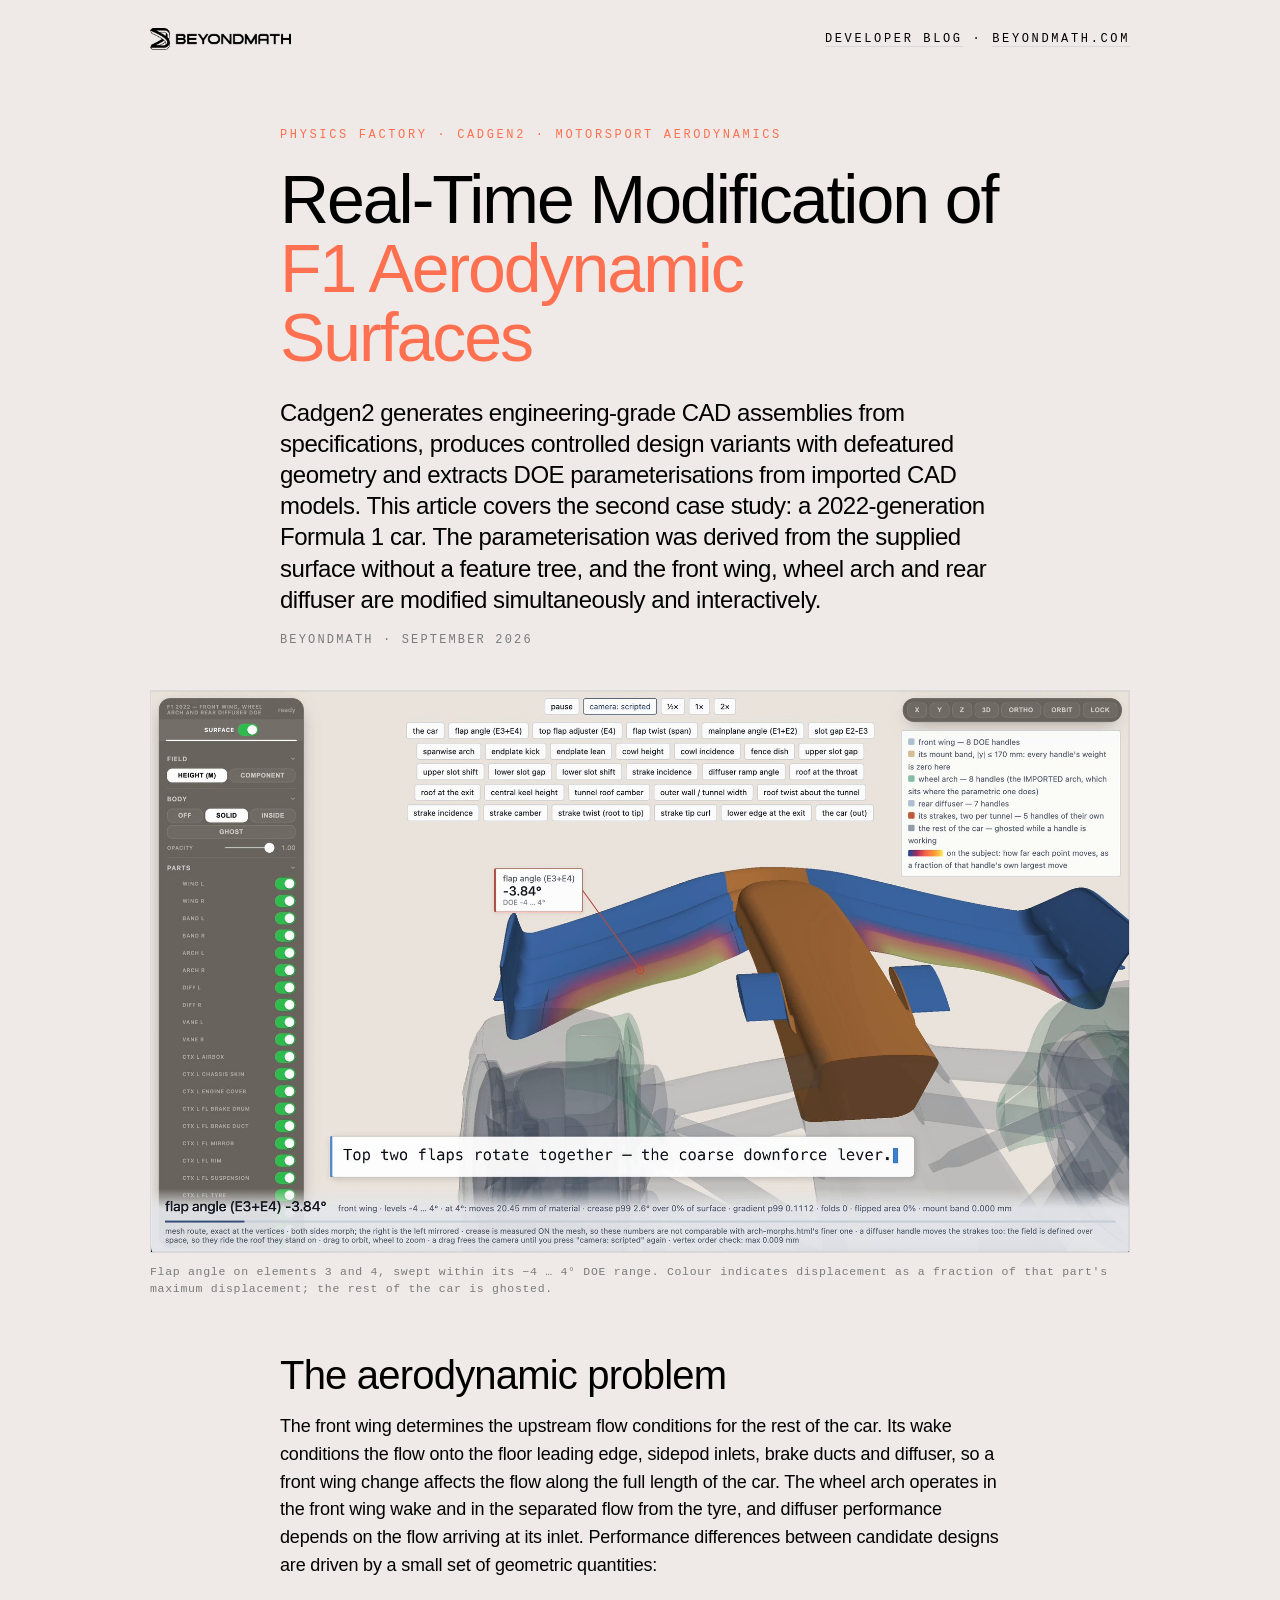
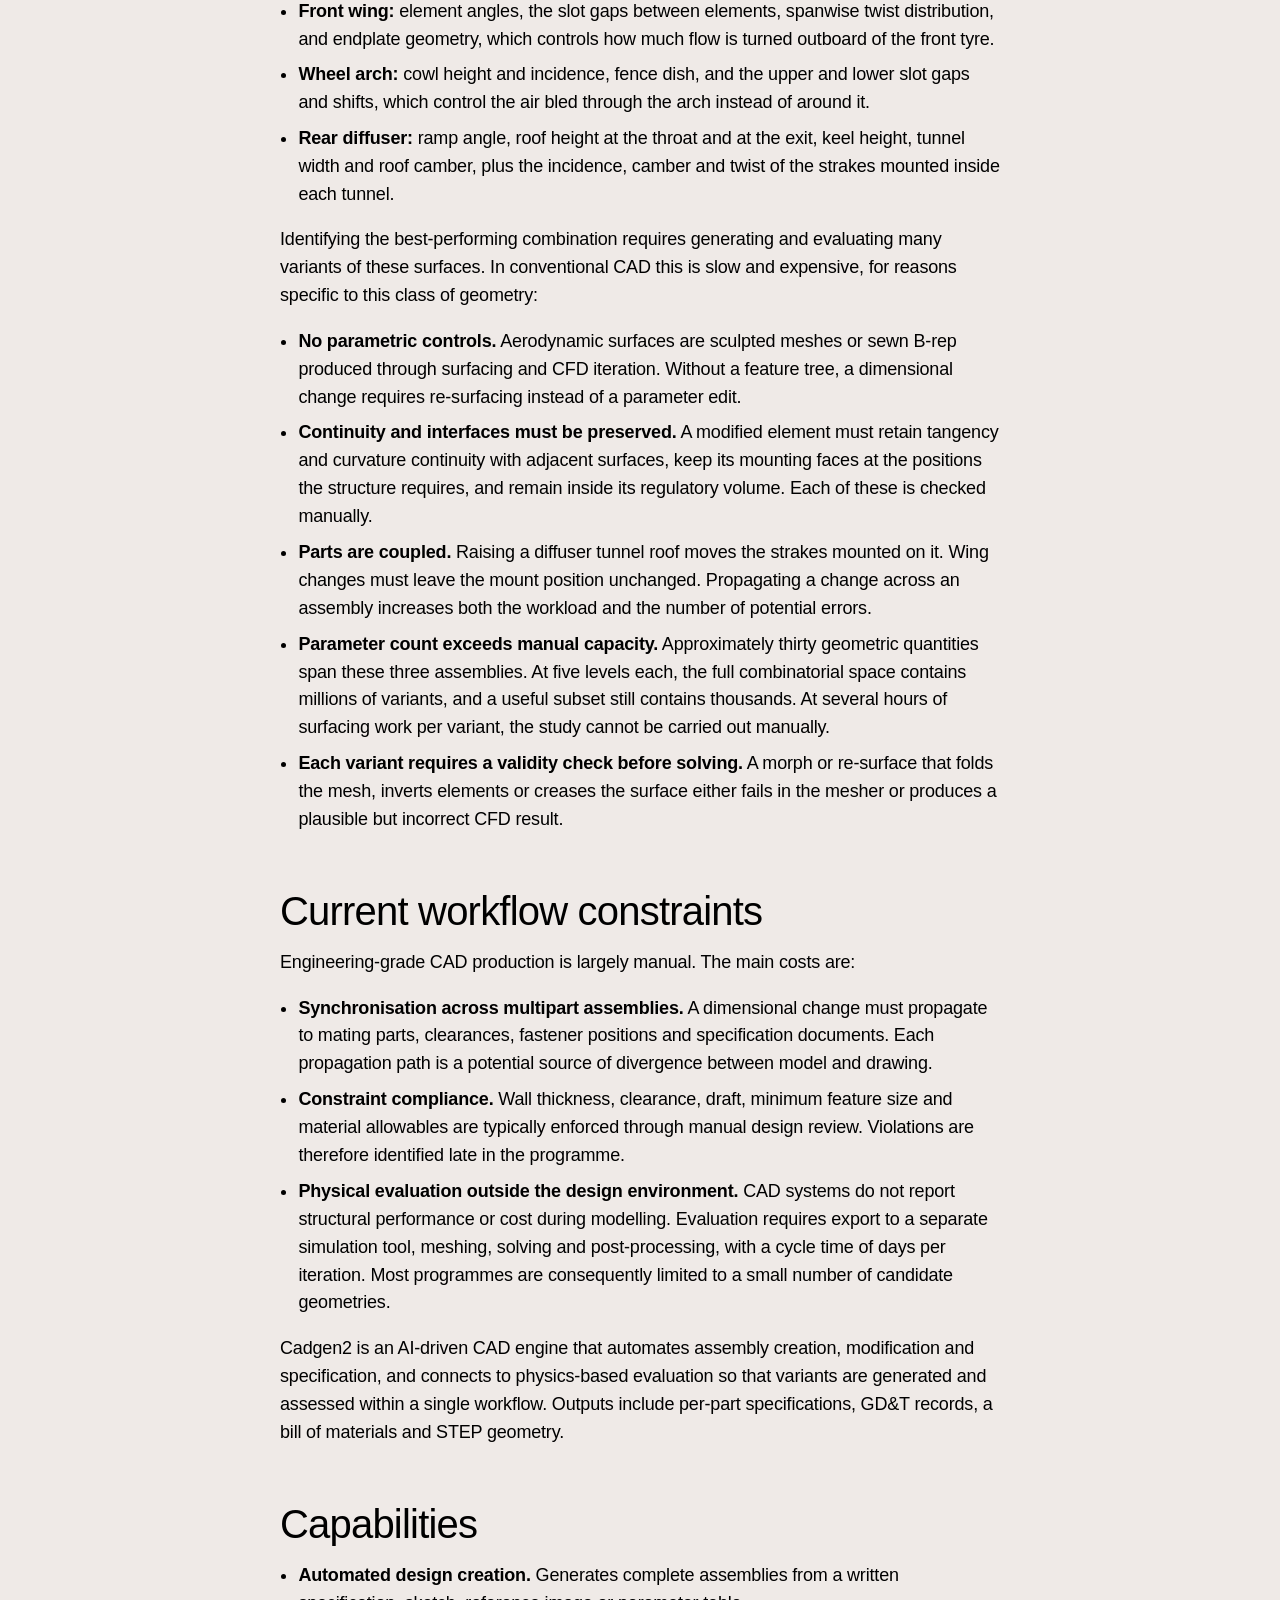
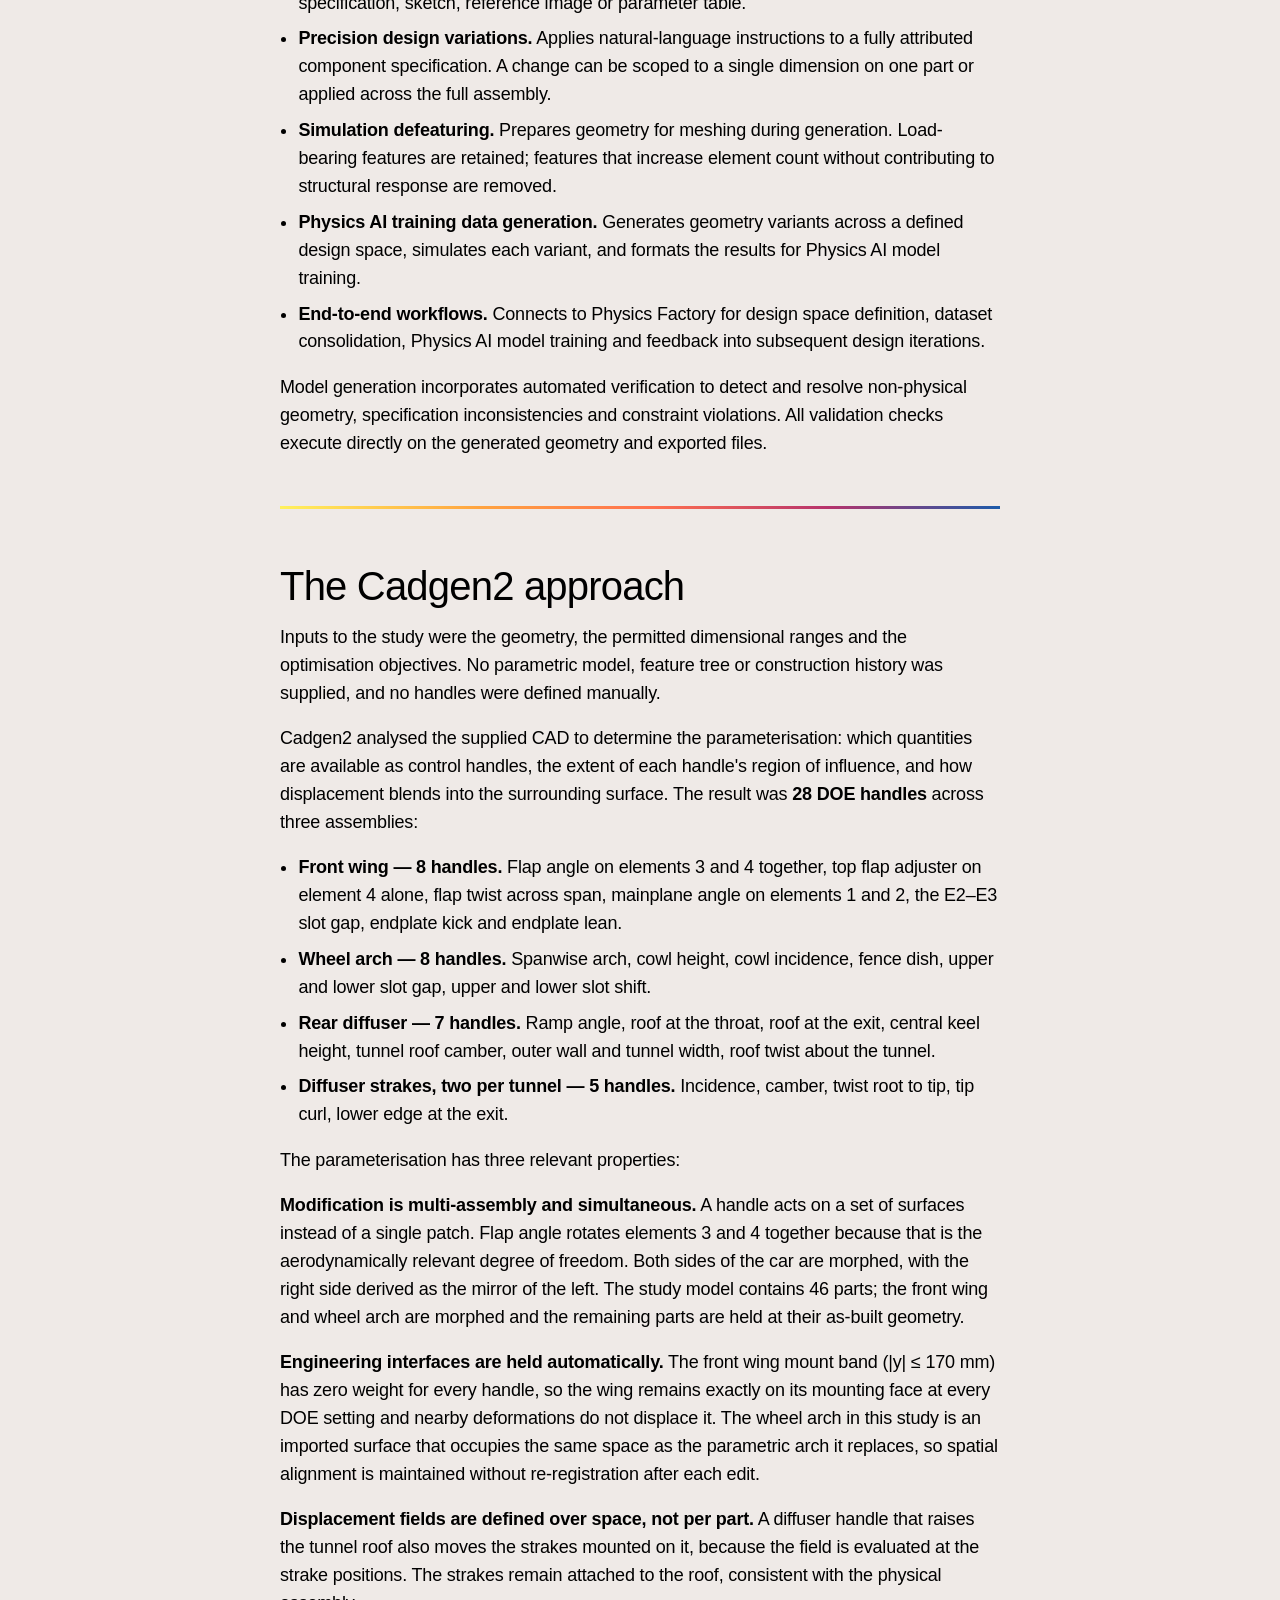
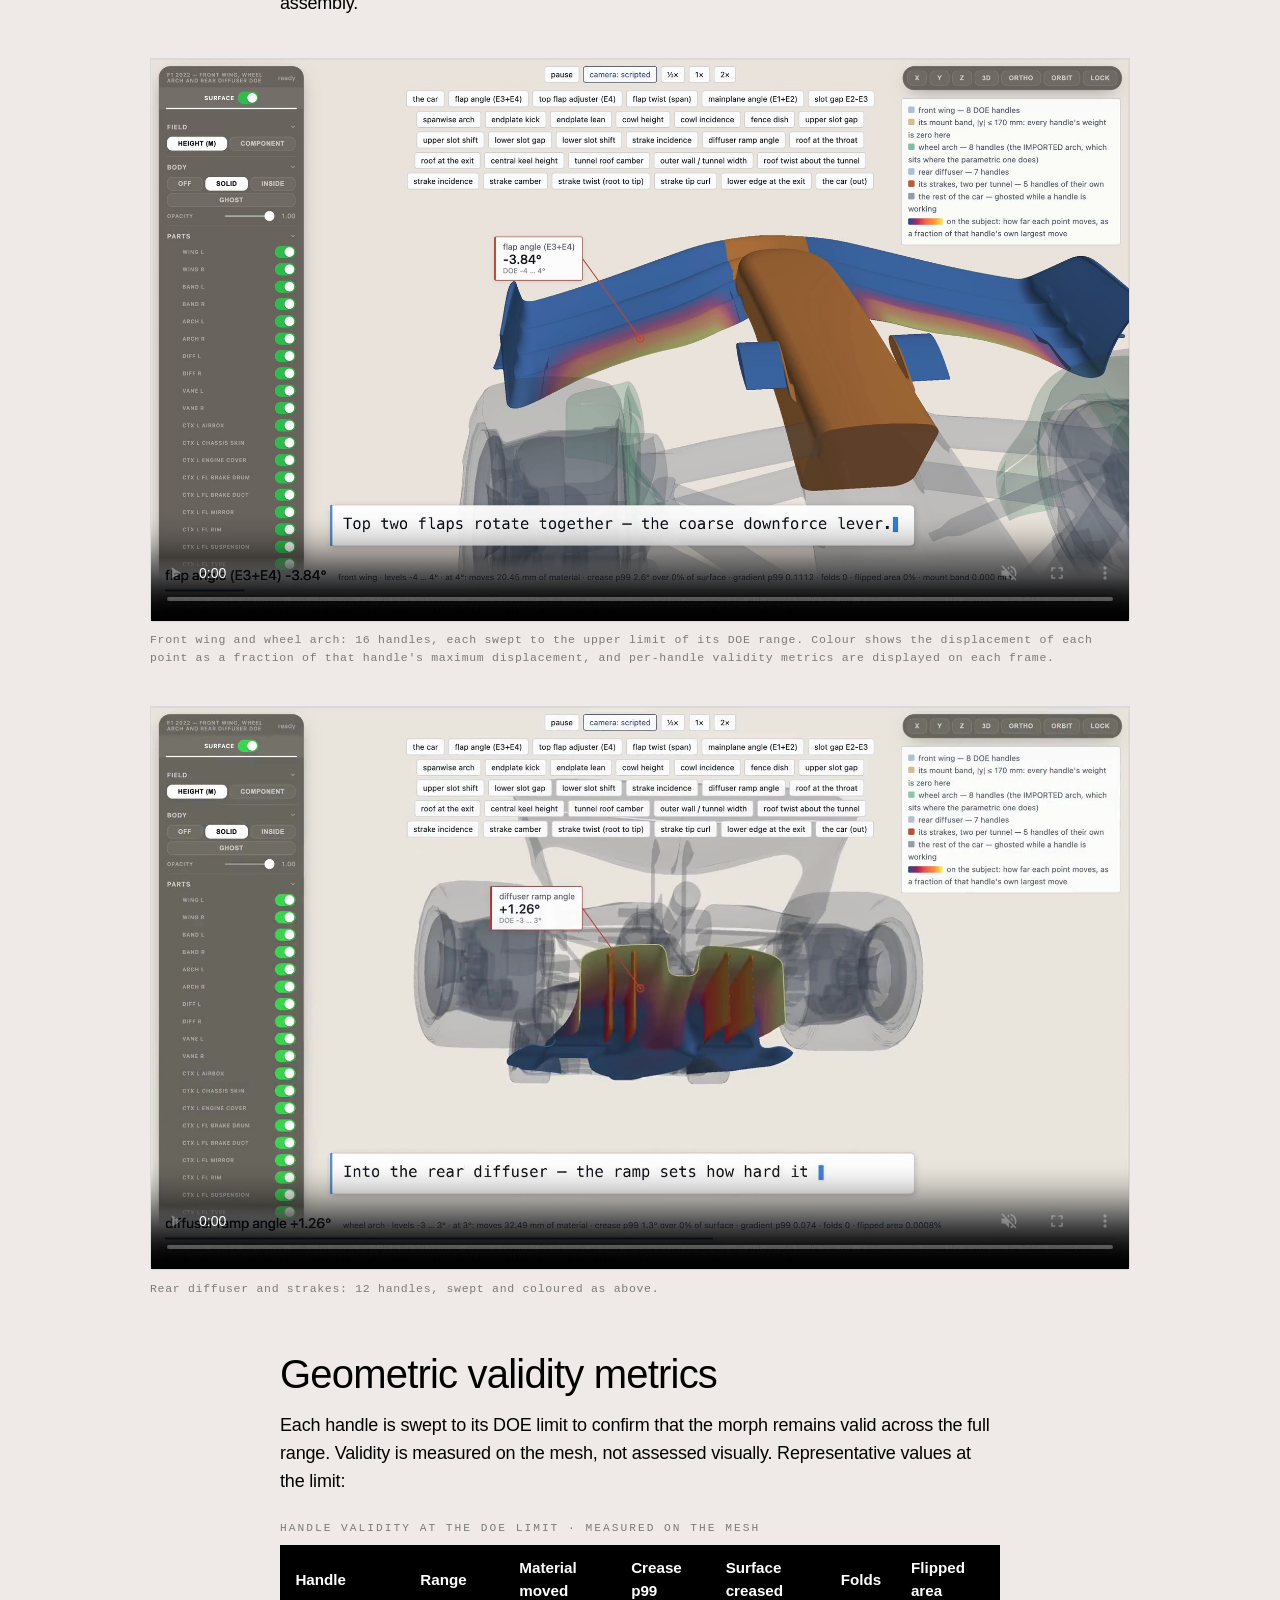
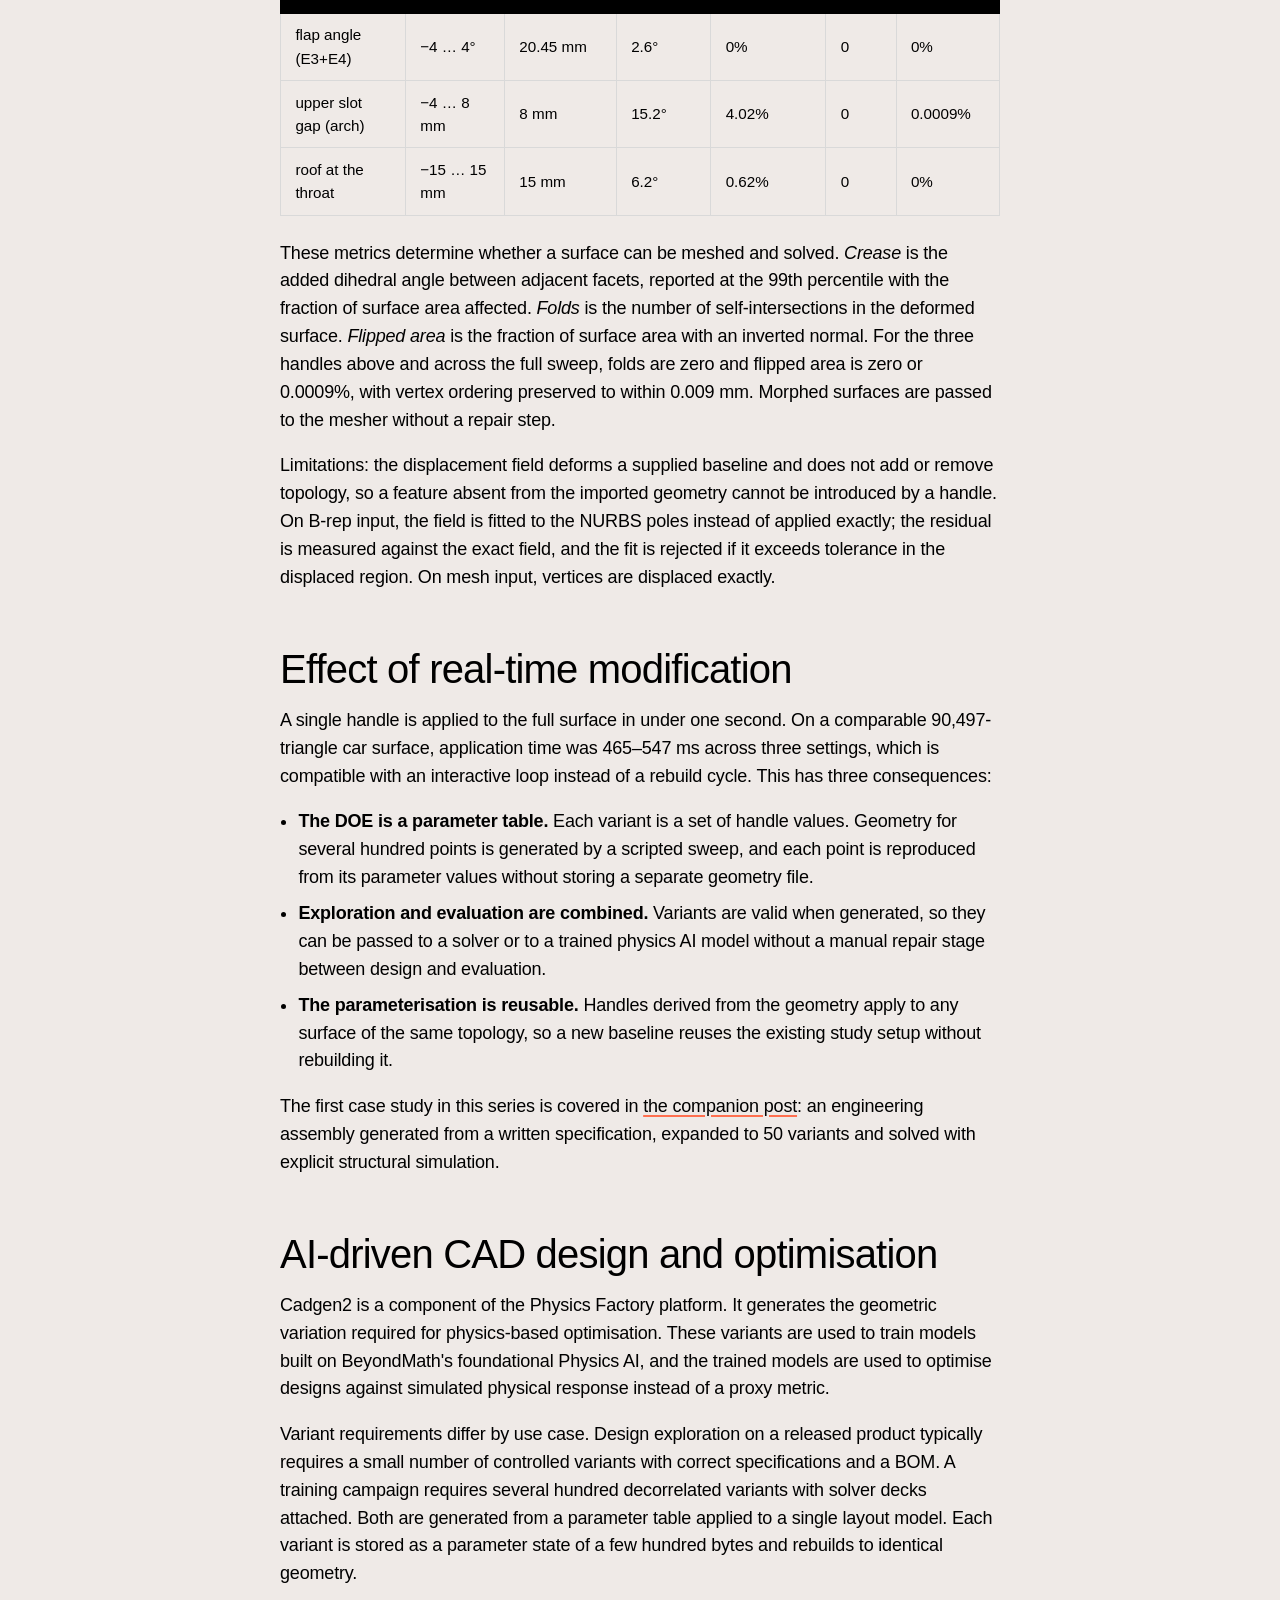
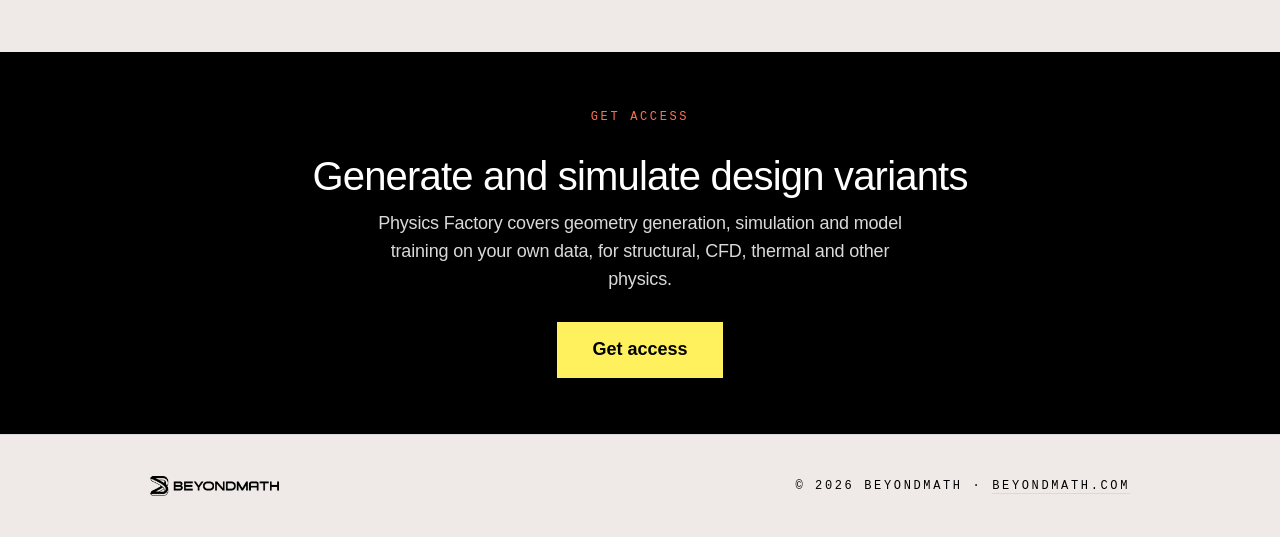
<file: posts/20260919-cadgen2-f1-aero-doe/index.html>
<!doctype html>
<html lang="en">
<head>
<meta charset="utf-8">
<meta name="viewport" content="width=device-width, initial-scale=1">

<!--
  BeyondMath Developer Blog · Cadgen2
  ───────────────────────────────────
  Standalone page, hosted on blog.beyondmath.com at:
  https://blog.beyondmath.com/posts/20260919-cadgen2-f1-aero-doe/
  ⚠ Before launch:
    1. Confirm the launch date in <meta>, JSON-LD and .bm-meta.
    2. Asset paths are LOCAL so this folder previews standalone. When this
       moves into beyondmath-blog/posts/<slug>/, change the three
       assets/images/* references and the Developer Blog link back to ../../
       as in the DrivAerML post.
-->

<title>Cadgen2: Real-Time Modification of F1 Aerodynamic Surfaces — BeyondMath</title>
<meta name="description" content="Cadgen2 derives a 28-handle DOE parameterisation from a supplied Formula 1 surface (front wing, wheel arch and rear diffuser) and modifies all three assemblies simultaneously in real time, with geometric validity measured on every sweep.">
<meta name="author" content="BeyondMath">
<meta name="robots" content="index, follow">
<link rel="canonical" href="https://blog.beyondmath.com/posts/20260919-cadgen2-f1-aero-doe/">

<!-- Open Graph / Facebook / LinkedIn -->
<meta property="og:type" content="article">
<meta property="og:site_name" content="BeyondMath">
<meta property="og:title" content="Cadgen2: Real-Time F1 Aerodynamic Geometry">
<meta property="og:description" content="Cadgen2 derives a 28-handle DOE parameterisation from a supplied Formula 1 surface (front wing, wheel arch and rear diffuser) and modifies all three assemblies simultaneously in real time, with geometric validity measured on every sweep.">
<meta property="og:url" content="https://blog.beyondmath.com/posts/20260919-cadgen2-f1-aero-doe/">
<meta property="og:image" content="https://blog.beyondmath.com/posts/20260919-cadgen2-f1-aero-doe/assets/og-share-image.webp">
<meta property="og:image:width" content="1200">
<meta property="og:image:height" content="630">
<meta property="og:image:alt" content="Cadgen2 modifying an F1 rear diffuser, displacement shown as a colour field">
<meta property="article:published_time" content="2026-09-19">
<meta property="article:author" content="BeyondMath">

<!-- Twitter / X -->
<meta name="twitter:card" content="summary_large_image">
<meta name="twitter:title" content="Cadgen2: Real-Time F1 Aerodynamic Geometry">
<meta name="twitter:description" content="Cadgen2 derives a 28-handle DOE parameterisation from a supplied Formula 1 surface (front wing, wheel arch and rear diffuser) and modifies all three assemblies simultaneously in real time, with geometric validity measured on every sweep.">
<meta name="twitter:image" content="https://blog.beyondmath.com/posts/20260919-cadgen2-f1-aero-doe/assets/og-share-image.webp">

<!-- Favicon (pulled from the live beyondmath.com site) -->
<link rel="icon" type="image/png" href="assets/images/favicon.png">
<link rel="apple-touch-icon" href="assets/images/apple-touch-icon.png">
<meta name="theme-color" content="#EFEAE7">

<!-- Structured data (Article rich results) -->
<script type="application/ld+json">
{
  "@context": "https://schema.org",
  "@type": "BlogPosting",
  "headline": "Cadgen2: Real-Time F1 Aerodynamic Geometry",
  "description": "Cadgen2 derives a 28-handle DOE parameterisation from a supplied Formula 1 surface (front wing, wheel arch and rear diffuser) and modifies all three assemblies simultaneously in real time, with geometric validity measured on every sweep.",
  "image": "https://blog.beyondmath.com/posts/20260919-cadgen2-f1-aero-doe/assets/og-share-image.webp",
  "url": "https://blog.beyondmath.com/posts/20260919-cadgen2-f1-aero-doe/",
  "datePublished": "2026-09-19",
  "author": { "@type": "Organization", "name": "BeyondMath", "url": "https://www.beyondmath.com" },
  "publisher": {
    "@type": "Organization",
    "name": "BeyondMath",
    "logo": { "@type": "ImageObject", "url": "https://blog.beyondmath.com/assets/images/beyondmath-logo.webp" }
  },
  "mainEntityOfPage": { "@type": "WebPage", "@id": "https://blog.beyondmath.com/posts/20260919-cadgen2-f1-aero-doe/" }
}
</script>

<style>
/* Fonts — same files served by beyondmath.com; remove inside Webflow */
@font-face{
  font-family:'Roobert';
  src:url('https://cdn.prod.website-files.com/69123307c6b1ae30d9ce0e14/6912ff278322d68bfd560a2b_RoobertVF-Regular-TRIAL.woff2') format('woff2');
  font-weight:300 900;font-style:normal;font-display:swap;
}
@font-face{
  font-family:'Plasmaa Rondje';
  src:url('https://cdn.prod.website-files.com/69123307c6b1ae30d9ce0e14/6912ff2757cc085300827894_PlasmaaTRIAL-Rondje.woff2') format('woff2');
  font-weight:400;font-style:normal;font-display:swap;
}

/* Page shell for standalone preview only — Webflow provides its own body */
html,body{margin:0;padding:0;background:#EFEAE7;}

/* ── Scoped post styles ─────────────────────────────────────────── */
.bm-post{
  --steel:#EFEAE7;--black:#000;--white:#FFF;
  --grey1:#D9D9D9;--grey2:#7B7B7B;--grey3:#444;
  --yellow:#FFF15D;--amber:#FFA340;--orange:#FF7050;--magenta:#B7336C;--blue:#1C5BAA;
  --gradient:linear-gradient(90deg,#FFF15D 0%,#FFA340 28%,#FF7050 52%,#B7336C 76%,#1C5BAA 100%);
  --sans:'Roobert','Helvetica Neue',Helvetica,Arial,sans-serif;
  --tech:'Plasmaa Rondje',ui-monospace,'SF Mono',Menlo,monospace;
  font-family:var(--sans);
  background:var(--steel);
  color:var(--black);
  font-size:1.125rem;
  line-height:1.55;
  letter-spacing:-.18px;
  padding:3rem 1.25rem 0;
}
.bm-post *{box-sizing:border-box;}

/* column widths: prose narrow, media wide */
.bm-post .bm-col{max-width:720px;margin:0 auto;}
.bm-post .bm-wide{max-width:980px;margin:0 auto;}

/* eyebrow */
.bm-post .bm-eyebrow{
  font-family:var(--tech);
  font-size:.75rem;
  letter-spacing:.22em;
  text-transform:uppercase;
  color:var(--orange);
  margin:0 0 1.25rem;
}

/* headings */
.bm-post h1{
  font-family:var(--sans);
  font-size:clamp(2.5rem,6vw,4.25rem);
  font-weight:400;
  line-height:1.02;
  letter-spacing:-.03em;
  margin:0 0 1.5rem;
}
.bm-post h1 .bm-o{color:var(--orange);}
.bm-post h2{
  font-family:var(--sans);
  font-size:clamp(1.75rem,3.5vw,2.5rem);
  font-weight:400;
  line-height:1.08;
  letter-spacing:-.02em;
  margin:3.5rem 0 1rem;
}
.bm-post .bm-standfirst{
  font-size:clamp(1.25rem,2.2vw,1.5rem);
  line-height:1.3;
  letter-spacing:-.02em;
  color:var(--black);
  margin:0 0 1rem;
}
.bm-post .bm-meta{
  font-family:var(--tech);
  font-size:.75rem;
  letter-spacing:.18em;
  text-transform:uppercase;
  color:var(--grey2);
  margin:0 0 2.5rem;
}

.bm-post p{margin:0 0 1.1rem;}
.bm-post strong{font-weight:600;}
.bm-post a{color:var(--black);text-decoration-color:var(--orange);text-decoration-thickness:2px;text-underline-offset:3px;}

/* gradient rule */
.bm-post .bm-rule{height:3px;background:var(--gradient);border:0;margin:3rem auto;}

/* generic prose lists (options lists etc.) */
.bm-post section.bm-col > ul{margin:0 0 1.1rem;padding-left:1.15rem;}
.bm-post section.bm-col > ul li{margin:0 0 .5rem;}
.bm-post section.bm-col > ul li:last-child{margin-bottom:0;}

/* exec summary — stat row */
.bm-post .bm-stats{
  background:#0b0b0b;color:var(--white);
  margin:1.5rem 0 1.25rem;
  position:relative;
}
.bm-post .bm-stats::before{
  content:"";display:block;height:3px;background:var(--gradient);
}
.bm-post .bm-stats-head{
  font-family:var(--tech);font-size:.7rem;letter-spacing:.2em;text-transform:uppercase;
  color:var(--orange);padding:1.5rem 2rem 0;
}
.bm-post .bm-stat-row{
  display:grid;grid-template-columns:repeat(3,1fr);
  padding:1rem 0 1.75rem;
}
.bm-post .bm-stat{
  padding:.5rem 2rem;text-align:left;
  border-left:1px solid #2a2a2a;
}
.bm-post .bm-stat:first-child{border-left:0;}
.bm-post .bm-stat .bm-stat-value{
  font-family:var(--sans);font-weight:600;font-size:2.5rem;
  line-height:1.05;letter-spacing:-.02em;
  color:var(--white);margin:0 0 .35rem;
}
.bm-post .bm-stat:first-child .bm-stat-value{color:var(--yellow);}
.bm-post .bm-stat .bm-stat-label{
  font-size:.9rem;line-height:1.35;color:var(--grey1);
}
@media (max-width:640px){
  .bm-post .bm-stat-row{grid-template-columns:1fr;}
  .bm-post .bm-stat{border-left:0;border-top:1px solid #2a2a2a;padding:1.1rem 2rem;}
  .bm-post .bm-stat:first-child{border-top:0;}
}

/* tables */
.bm-post .bm-tablewrap{overflow-x:auto;margin:1.5rem 0;}
.bm-post table{
  border-collapse:collapse;width:100%;
  background:var(--steel);
  font-size:.95rem;letter-spacing:0;
}
.bm-post caption{
  caption-side:top;text-align:left;
  font-family:var(--tech);font-size:.7rem;letter-spacing:.18em;text-transform:uppercase;
  color:var(--grey2);padding:0 0 .5rem;
}
.bm-post th,.bm-post td{
  border:1px solid var(--grey1);
  padding:.6rem .9rem;text-align:left;
}
.bm-post th{font-weight:600;background:var(--black);color:var(--white);border-color:var(--black);}
.bm-post tr.bm-win td{background:var(--yellow);}
.bm-post td.bm-best{font-weight:700;}

/* figures */
.bm-post figure{margin:2rem 0;}
.bm-post figure.bm-wide{margin:2.5rem auto;}
.bm-post figure.bm-hero{max-width:490px;}
.bm-post figure img{width:100%;height:auto;display:block;border:1px solid var(--grey1);}
.bm-post figcaption{
  font-family:var(--tech);font-size:.72rem;letter-spacing:.06em;
  color:var(--grey2);margin-top:.6rem;line-height:1.5;
}
.bm-post .bm-pair{display:grid;grid-template-columns:1fr 1fr;gap:1rem;}
@media (max-width:640px){.bm-post .bm-pair{grid-template-columns:1fr;}}

/* video embed */
.bm-post .bm-video{
  width:100%;height:auto;display:block;
  border:1px solid var(--grey1);
  background:#000;
}

/* agent log panel */
.bm-post .bm-log{
  background:#0b0b0b;color:var(--white);
  padding:1.75rem 2rem;margin:2rem 0;
  font-size:1rem;
}
.bm-post .bm-log .bm-log-head{
  font-family:var(--tech);font-size:.7rem;letter-spacing:.2em;text-transform:uppercase;
  color:var(--orange);margin:0 0 1rem;
}
.bm-post .bm-log p{margin:0 0 .35rem;color:var(--grey1);}
.bm-post .bm-log p:last-child{margin:0;}
.bm-post .bm-log em{color:var(--white);font-style:normal;font-weight:600;}

/* pull line */
.bm-post .bm-pull{
  font-size:clamp(1.35rem,2.4vw,1.75rem);line-height:1.25;letter-spacing:-.02em;
  border-left:4px solid var(--orange);
  padding-left:1.25rem;margin:2.5rem 0;
}

/* site header / footer bars — bookend the article, link back to beyondmath.com
   NOTE: these sit outside .bm-post, so they cannot use its scoped custom
   properties (--tech, --black, etc.) — values are hardcoded here instead. */
.bm-sitebar{
  background:#EFEAE7;
  padding:1.25rem 1.25rem;
}
.bm-sitebar-inner{
  max-width:980px;margin:0 auto;
  display:flex;align-items:center;justify-content:space-between;
  flex-wrap:wrap;gap:.75rem;
}
.bm-sitebar-logo{display:block;line-height:0;}
.bm-sitebar-logo img{height:22px;width:auto;display:block;}
.bm-sitebar-tag{
  font-family:'Plasmaa Rondje',ui-monospace,'SF Mono',Menlo,monospace;
  font-size:.75rem;letter-spacing:.22em;text-transform:uppercase;
  color:#000;
}
.bm-sitebar-tag a{color:#000;text-decoration:none;border-bottom:1px solid #D9D9D9;}
.bm-sitebar-tag a:hover{border-color:#000;}

.bm-sitefoot{
  background:#EFEAE7;
  border-top:1px solid #D9D9D9;
  padding:2rem 1.25rem;
  margin-top:0;
}
.bm-sitefoot-inner{
  max-width:980px;margin:0 auto;
  display:flex;align-items:center;justify-content:space-between;
  flex-wrap:wrap;gap:1rem;
}
.bm-sitefoot-logo{display:block;line-height:0;}
.bm-sitefoot-logo img{height:20px;width:auto;display:block;}
.bm-sitefoot-meta{
  font-family:'Plasmaa Rondje',ui-monospace,'SF Mono',Menlo,monospace;
  font-size:.75rem;letter-spacing:.22em;text-transform:uppercase;
  color:#000;text-align:right;
}
.bm-sitefoot-meta a{color:#000;text-decoration:none;border-bottom:1px solid #D9D9D9;}
.bm-sitefoot-meta a:hover{border-color:#000;}

/* CTA */
.bm-post .bm-cta{
  background:var(--black);color:var(--white);
  padding:3.5rem 2rem;margin:4rem -1.25rem 0;
  text-align:center;
}
.bm-post .bm-cta h2{margin:0 0 .75rem;color:var(--white);}
.bm-post .bm-cta p{color:var(--grey1);max-width:560px;margin:0 auto 1.75rem;}
.bm-post .bm-cta a.bm-btn{
  display:inline-block;background:var(--yellow);color:var(--black);
  font-weight:600;text-decoration:none;
  padding:.9rem 2.2rem;letter-spacing:0;
}
.bm-post .bm-cta a.bm-btn:hover{background:var(--white);}
</style>
<style>
/* ── Additions for this post ─────────────────────────────────────── */
/* body-of-materials / parameter grid: a compact spec block */
.bm-post .bm-specs{
  display:grid;grid-template-columns:repeat(2,1fr);gap:0 2.5rem;
  margin:1.5rem 0;
}
.bm-post .bm-spec{
  display:flex;justify-content:space-between;gap:1rem;
  padding:.55rem 0;border-bottom:1px solid var(--grey1);
}
.bm-post .bm-spec dt{
  font-family:var(--tech);font-size:.72rem;letter-spacing:.14em;
  text-transform:uppercase;color:var(--grey2);margin:0;padding-top:.2rem;
}
.bm-post .bm-spec dd{margin:0;text-align:right;font-variant-numeric:tabular-nums;}
@media (max-width:640px){.bm-post .bm-specs{grid-template-columns:1fr;gap:0;}}

/* a failure note — the things that went wrong, called out as such */
.bm-post .bm-snag{
  border-left:4px solid var(--grey1);
  padding:.1rem 0 .1rem 1.25rem;margin:1.75rem 0;
}
.bm-post .bm-snag .bm-snag-head{
  font-family:var(--tech);font-size:.7rem;letter-spacing:.2em;
  text-transform:uppercase;color:var(--grey2);margin:0 0 .5rem;
}
.bm-post .bm-snag p:last-child{margin:0;}

/* inline code / solver cards */
.bm-post code{
  font-family:var(--tech);font-size:.9em;
  background:#E4DED9;padding:.1em .35em;
}
.bm-post .bm-log code{background:#1a1a1a;color:var(--grey1);}
.bm-post .bm-log .bm-logline{
  display:block;background:#1a1a1a;color:var(--grey1);
  font-family:var(--tech);font-size:.82rem;letter-spacing:.02em;
  padding:.5rem .7rem;margin:0 0 .3rem;
  white-space:pre;overflow-x:auto;
}
</style>
</head>
<body>

<!-- ── Site bar — links back to the main beyondmath.com site ── -->
<div class="bm-sitebar">
  <div class="bm-sitebar-inner">
    <a class="bm-sitebar-logo" href="https://www.beyondmath.com" aria-label="BeyondMath home">
      <img src="assets/images/beyondmath-logo.webp" alt="BeyondMath" width="900" height="140">
    </a>
    <p class="bm-sitebar-tag"><a href="https://blog.beyondmath.com/">Developer Blog</a> · <a href="https://www.beyondmath.com">beyondmath.com</a></p>
  </div>
</div>

<article class="bm-post">

  <header class="bm-col">
    <p class="bm-eyebrow">Physics Factory · Cadgen2 · motorsport aerodynamics</p>
    <h1>Real-Time Modification of <span class="bm-o">F1 Aerodynamic Surfaces</span></h1>
    <p class="bm-standfirst">Cadgen2 generates engineering-grade CAD assemblies from specifications, produces controlled design variants with defeatured geometry and extracts DOE parameterisations from imported CAD models. This article covers the second case study: a 2022-generation Formula 1 car. The parameterisation was derived from the supplied surface without a feature tree, and the front wing, wheel arch and rear diffuser are modified simultaneously and interactively.</p>
    <p class="bm-meta">BeyondMath · September 2026</p>
  </header>

  <figure class="bm-wide">
    <img src="assets/f1-live-doe-poster.jpg" alt="Cadgen2 modifying an F1 front wing: flap angle handle at -3.84 degrees, with displacement shown as a colour field over the wing surface" width="1920" height="1103">
    <figcaption>Flap angle on elements 3 and 4, swept within its −4 … 4° DOE range. Colour indicates displacement as a fraction of that part's maximum displacement; the rest of the car is ghosted.</figcaption>
  </figure>

  <!-- ── The aerodynamic problem ── -->
  <section class="bm-col">
    <h2>The aerodynamic problem</h2>
    <p>The front wing determines the upstream flow conditions for the rest of the car. Its wake conditions the flow onto the floor leading edge, sidepod inlets, brake ducts and diffuser, so a front wing change affects the flow along the full length of the car. The wheel arch operates in the front wing wake and in the separated flow from the tyre, and diffuser performance depends on the flow arriving at its inlet. Performance differences between candidate designs are driven by a small set of geometric quantities:</p>
    <ul>
      <li><strong>Front wing:</strong> element angles, the slot gaps between elements, spanwise twist distribution, and endplate geometry, which controls how much flow is turned outboard of the front tyre.</li>
      <li><strong>Wheel arch:</strong> cowl height and incidence, fence dish, and the upper and lower slot gaps and shifts, which control the air bled through the arch instead of around it.</li>
      <li><strong>Rear diffuser:</strong> ramp angle, roof height at the throat and at the exit, keel height, tunnel width and roof camber, plus the incidence, camber and twist of the strakes mounted inside each tunnel.</li>
    </ul>
    <p>Identifying the best-performing combination requires generating and evaluating many variants of these surfaces. In conventional CAD this is slow and expensive, for reasons specific to this class of geometry:</p>
    <ul>
      <li><strong>No parametric controls.</strong> Aerodynamic surfaces are sculpted meshes or sewn B-rep produced through surfacing and CFD iteration. Without a feature tree, a dimensional change requires re-surfacing instead of a parameter edit.</li>
      <li><strong>Continuity and interfaces must be preserved.</strong> A modified element must retain tangency and curvature continuity with adjacent surfaces, keep its mounting faces at the positions the structure requires, and remain inside its regulatory volume. Each of these is checked manually.</li>
      <li><strong>Parts are coupled.</strong> Raising a diffuser tunnel roof moves the strakes mounted on it. Wing changes must leave the mount position unchanged. Propagating a change across an assembly increases both the workload and the number of potential errors.</li>
      <li><strong>Parameter count exceeds manual capacity.</strong> Approximately thirty geometric quantities span these three assemblies. At five levels each, the full combinatorial space contains millions of variants, and a useful subset still contains thousands. At several hours of surfacing work per variant, the study cannot be carried out manually.</li>
      <li><strong>Each variant requires a validity check before solving.</strong> A morph or re-surface that folds the mesh, inverts elements or creases the surface either fails in the mesher or produces a plausible but incorrect CFD result.</li>
    </ul>
  </section>

  <section class="bm-col">
    <h2>Current workflow constraints</h2>
    <p>Engineering-grade CAD production is largely manual. The main costs are:</p>
    <ul>
      <li><strong>Synchronisation across multipart assemblies.</strong> A dimensional change must propagate to mating parts, clearances, fastener positions and specification documents. Each propagation path is a potential source of divergence between model and drawing.</li>
      <li><strong>Constraint compliance.</strong> Wall thickness, clearance, draft, minimum feature size and material allowables are typically enforced through manual design review. Violations are therefore identified late in the programme.</li>
      <li><strong>Physical evaluation outside the design environment.</strong> CAD systems do not report structural performance or cost during modelling. Evaluation requires export to a separate simulation tool, meshing, solving and post-processing, with a cycle time of days per iteration. Most programmes are consequently limited to a small number of candidate geometries.</li>
    </ul>
    <p>Cadgen2 is an AI-driven CAD engine that automates assembly creation, modification and specification, and connects to physics-based evaluation so that variants are generated and assessed within a single workflow. Outputs include per-part specifications, GD&amp;T records, a bill of materials and STEP geometry.</p>
  </section>

  <section class="bm-col">
    <h2>Capabilities</h2>
    <ul>
      <li><strong>Automated design creation.</strong> Generates complete assemblies from a written specification, sketch, reference image or parameter table.</li>
      <li><strong>Precision design variations.</strong> Applies natural-language instructions to a fully attributed component specification. A change can be scoped to a single dimension on one part or applied across the full assembly.</li>
      <li><strong>Simulation defeaturing.</strong> Prepares geometry for meshing during generation. Load-bearing features are retained; features that increase element count without contributing to structural response are removed.</li>
      <li><strong>Physics AI training data generation.</strong> Generates geometry variants across a defined design space, simulates each variant, and formats the results for Physics AI model training.</li>
      <li><strong>End-to-end workflows.</strong> Connects to Physics Factory for design space definition, dataset consolidation, Physics AI model training and feedback into subsequent design iterations.</li>
    </ul>
    <p>Model generation incorporates automated verification to detect and resolve non-physical geometry, specification inconsistencies and constraint violations. All validation checks execute directly on the generated geometry and exported files.</p>
  </section>

  <hr class="bm-rule bm-col">

  <!-- ── The Cadgen2 approach ── -->
  <section class="bm-col">
    <h2>The Cadgen2 approach</h2>
    <p>Inputs to the study were the geometry, the permitted dimensional ranges and the optimisation objectives. No parametric model, feature tree or construction history was supplied, and no handles were defined manually.</p>
    <p>Cadgen2 analysed the supplied CAD to determine the parameterisation: which quantities are available as control handles, the extent of each handle's region of influence, and how displacement blends into the surrounding surface. The result was <strong>28 DOE handles</strong> across three assemblies:</p>
    <ul>
      <li><strong>Front wing — 8 handles.</strong> Flap angle on elements 3 and 4 together, top flap adjuster on element 4 alone, flap twist across span, mainplane angle on elements 1 and 2, the E2–E3 slot gap, endplate kick and endplate lean.</li>
      <li><strong>Wheel arch — 8 handles.</strong> Spanwise arch, cowl height, cowl incidence, fence dish, upper and lower slot gap, upper and lower slot shift.</li>
      <li><strong>Rear diffuser — 7 handles.</strong> Ramp angle, roof at the throat, roof at the exit, central keel height, tunnel roof camber, outer wall and tunnel width, roof twist about the tunnel.</li>
      <li><strong>Diffuser strakes, two per tunnel — 5 handles.</strong> Incidence, camber, twist root to tip, tip curl, lower edge at the exit.</li>
    </ul>
    <p>The parameterisation has three relevant properties:</p>
    <p><strong>Modification is multi-assembly and simultaneous.</strong> A handle acts on a set of surfaces instead of a single patch. Flap angle rotates elements 3 and 4 together because that is the aerodynamically relevant degree of freedom. Both sides of the car are morphed, with the right side derived as the mirror of the left. The study model contains 46 parts; the front wing and wheel arch are morphed and the remaining parts are held at their as-built geometry.</p>
    <p><strong>Engineering interfaces are held automatically.</strong> The front wing mount band (|y| ≤ 170 mm) has zero weight for every handle, so the wing remains exactly on its mounting face at every DOE setting and nearby deformations do not displace it. The wheel arch in this study is an imported surface that occupies the same space as the parametric arch it replaces, so spatial alignment is maintained without re-registration after each edit.</p>
    <p><strong>Displacement fields are defined over space, not per part.</strong> A diffuser handle that raises the tunnel roof also moves the strakes mounted on it, because the field is evaluated at the strake positions. The strakes remain attached to the roof, consistent with the physical assembly.</p>
  </section>

  <figure class="bm-wide">
    <video class="bm-video" id="bm-f1-front-video" loop muted playsinline controls preload="metadata" poster="assets/f1-live-doe-poster.jpg">
      <source src="assets/f1-front-wing-arch.mp4" type="video/mp4">
    </video>
    <figcaption>Front wing and wheel arch: 16 handles, each swept to the upper limit of its DOE range. Colour shows the displacement of each point as a fraction of that handle's maximum displacement, and per-handle validity metrics are displayed on each frame.</figcaption>
  </figure>

  <figure class="bm-wide">
    <video class="bm-video" id="bm-f1-rear-video" loop muted playsinline controls preload="metadata" poster="assets/f1-rear-diffuser-poster.jpg">
      <source src="assets/f1-rear-diffuser.mp4" type="video/mp4">
    </video>
    <figcaption>Rear diffuser and strakes: 12 handles, swept and coloured as above.</figcaption>
  </figure>

  <!-- ── Validity ── -->
  <section class="bm-col">
    <h2>Geometric validity metrics</h2>
    <p>Each handle is swept to its DOE limit to confirm that the morph remains valid across the full range. Validity is measured on the mesh, not assessed visually. Representative values at the limit:</p>
    <div class="bm-tablewrap">
      <table>
        <caption>Handle validity at the DOE limit · measured on the mesh</caption>
        <thead>
          <tr><th>Handle</th><th>Range</th><th>Material moved</th><th>Crease p99</th><th>Surface creased</th><th>Folds</th><th>Flipped area</th></tr>
        </thead>
        <tbody>
          <tr><td>flap angle (E3+E4)</td><td>−4 … 4°</td><td>20.45 mm</td><td>2.6°</td><td>0%</td><td>0</td><td>0%</td></tr>
          <tr><td>upper slot gap (arch)</td><td>−4 … 8 mm</td><td>8 mm</td><td>15.2°</td><td>4.02%</td><td>0</td><td>0.0009%</td></tr>
          <tr><td>roof at the throat</td><td>−15 … 15 mm</td><td>15 mm</td><td>6.2°</td><td>0.62%</td><td>0</td><td>0%</td></tr>
        </tbody>
      </table>
    </div>
    <p>These metrics determine whether a surface can be meshed and solved. <em>Crease</em> is the added dihedral angle between adjacent facets, reported at the 99th percentile with the fraction of surface area affected. <em>Folds</em> is the number of self-intersections in the deformed surface. <em>Flipped area</em> is the fraction of surface area with an inverted normal. For the three handles above and across the full sweep, folds are zero and flipped area is zero or 0.0009%, with vertex ordering preserved to within 0.009 mm. Morphed surfaces are passed to the mesher without a repair step.</p>
    <p>Limitations: the displacement field deforms a supplied baseline and does not add or remove topology, so a feature absent from the imported geometry cannot be introduced by a handle. On B-rep input, the field is fitted to the NURBS poles instead of applied exactly; the residual is measured against the exact field, and the fit is rejected if it exceeds tolerance in the displaced region. On mesh input, vertices are displaced exactly.</p>
  </section>

  <!-- ── What it changes ── -->
  <section class="bm-col">
    <h2>Effect of real-time modification</h2>
    <p>A single handle is applied to the full surface in under one second. On a comparable 90,497-triangle car surface, application time was 465–547 ms across three settings, which is compatible with an interactive loop instead of a rebuild cycle. This has three consequences:</p>
    <ul>
      <li><strong>The DOE is a parameter table.</strong> Each variant is a set of handle values. Geometry for several hundred points is generated by a scripted sweep, and each point is reproduced from its parameter values without storing a separate geometry file.</li>
      <li><strong>Exploration and evaluation are combined.</strong> Variants are valid when generated, so they can be passed to a solver or to a trained physics AI model without a manual repair stage between design and evaluation.</li>
      <li><strong>The parameterisation is reusable.</strong> Handles derived from the geometry apply to any surface of the same topology, so a new baseline reuses the existing study setup without rebuilding it.</li>
    </ul>
    <p>The first case study in this series is covered in <a target="_blank" href="../20260919-cadgen2-tablet-variant-study/">the companion post</a>: an engineering assembly generated from a written specification, expanded to 50 variants and solved with explicit structural simulation.</p>
  </section>

  <section class="bm-col">
    <h2>AI-driven CAD design and optimisation</h2>
    <p>Cadgen2 is a component of the Physics Factory platform. It generates the geometric variation required for physics-based optimisation. These variants are used to train models built on BeyondMath's foundational Physics AI, and the trained models are used to optimise designs against simulated physical response instead of a proxy metric.</p>
    <p>Variant requirements differ by use case. Design exploration on a released product typically requires a small number of controlled variants with correct specifications and a BOM. A training campaign requires several hundred decorrelated variants with solver decks attached. Both are generated from a parameter table applied to a single layout model. Each variant is stored as a parameter state of a few hundred bytes and rebuilds to identical geometry.</p>
  </section>

  <!-- ── CTA ── -->
  <div class="bm-cta">
    <p class="bm-eyebrow" style="color:var(--orange)">Get access</p>
    <h2>Generate and simulate design variants</h2>
    <p>Physics Factory covers geometry generation, simulation and model training on your own data, for structural, CFD, thermal and other physics.</p>
    <a class="bm-btn" href="https://physicsfactory.beyondmath.com/login#start">Get access</a>
  </div>

</article>

<!-- ── Site footer — links back to the main beyondmath.com site ── -->
<div class="bm-sitefoot">
  <div class="bm-sitefoot-inner">
    <a class="bm-sitefoot-logo" href="https://www.beyondmath.com" aria-label="BeyondMath home">
      <img src="assets/images/beyondmath-logo.webp" alt="BeyondMath" width="900" height="140">
    </a>
    <p class="bm-sitefoot-meta">© 2026 BeyondMath · <a href="https://www.beyondmath.com">beyondmath.com</a></p>
  </div>
</div>

<script>
// Play each video only while it is on screen; pause when scrolled away.
(function(){
  if (!('IntersectionObserver' in window)) return;
  var io = new IntersectionObserver(function(entries){
    entries.forEach(function(e){
      if (e.isIntersecting) { e.target.play().catch(function(){}); }
      else { e.target.pause(); }
    });
  }, { threshold: 0.35 });
  ['bm-f1-front-video','bm-f1-rear-video'].forEach(function(id){
    var v = document.getElementById(id);
    if (v) io.observe(v);
  });
})();
</script>

</body>
</html>
</file>
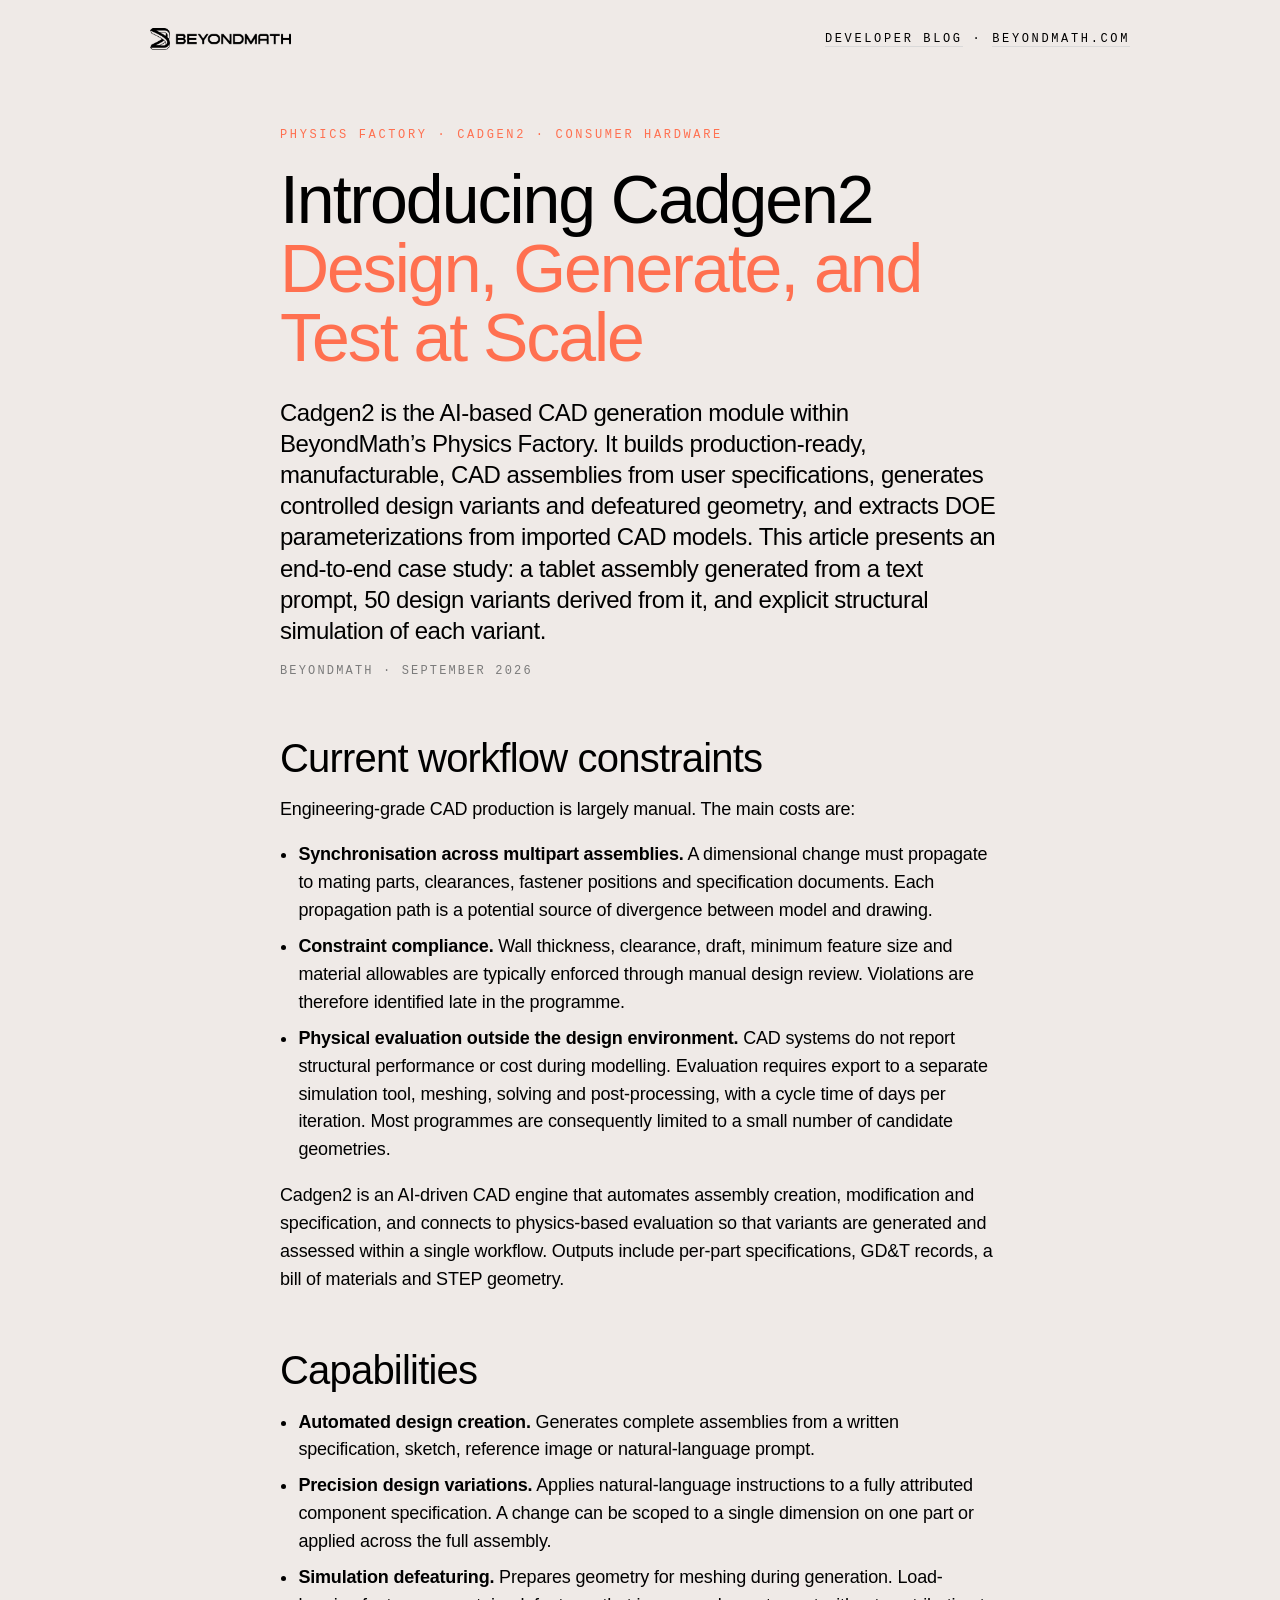
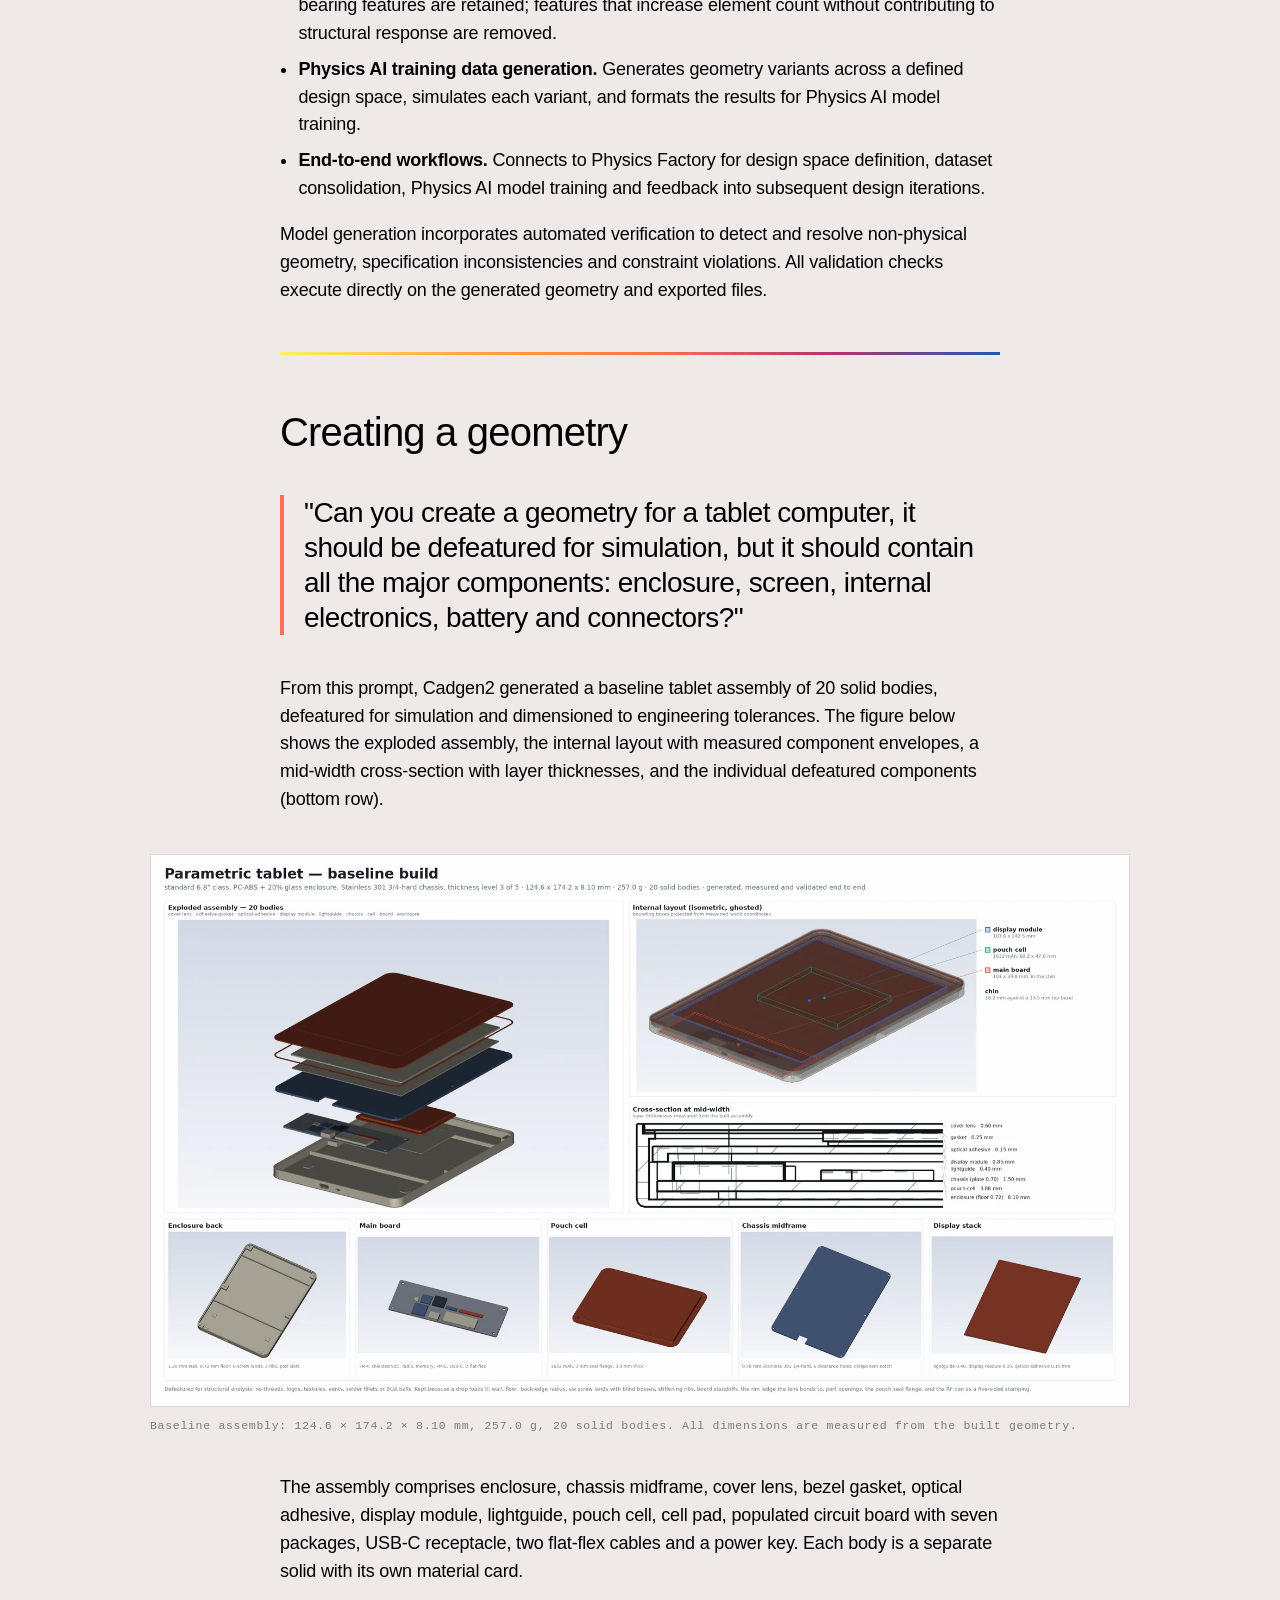
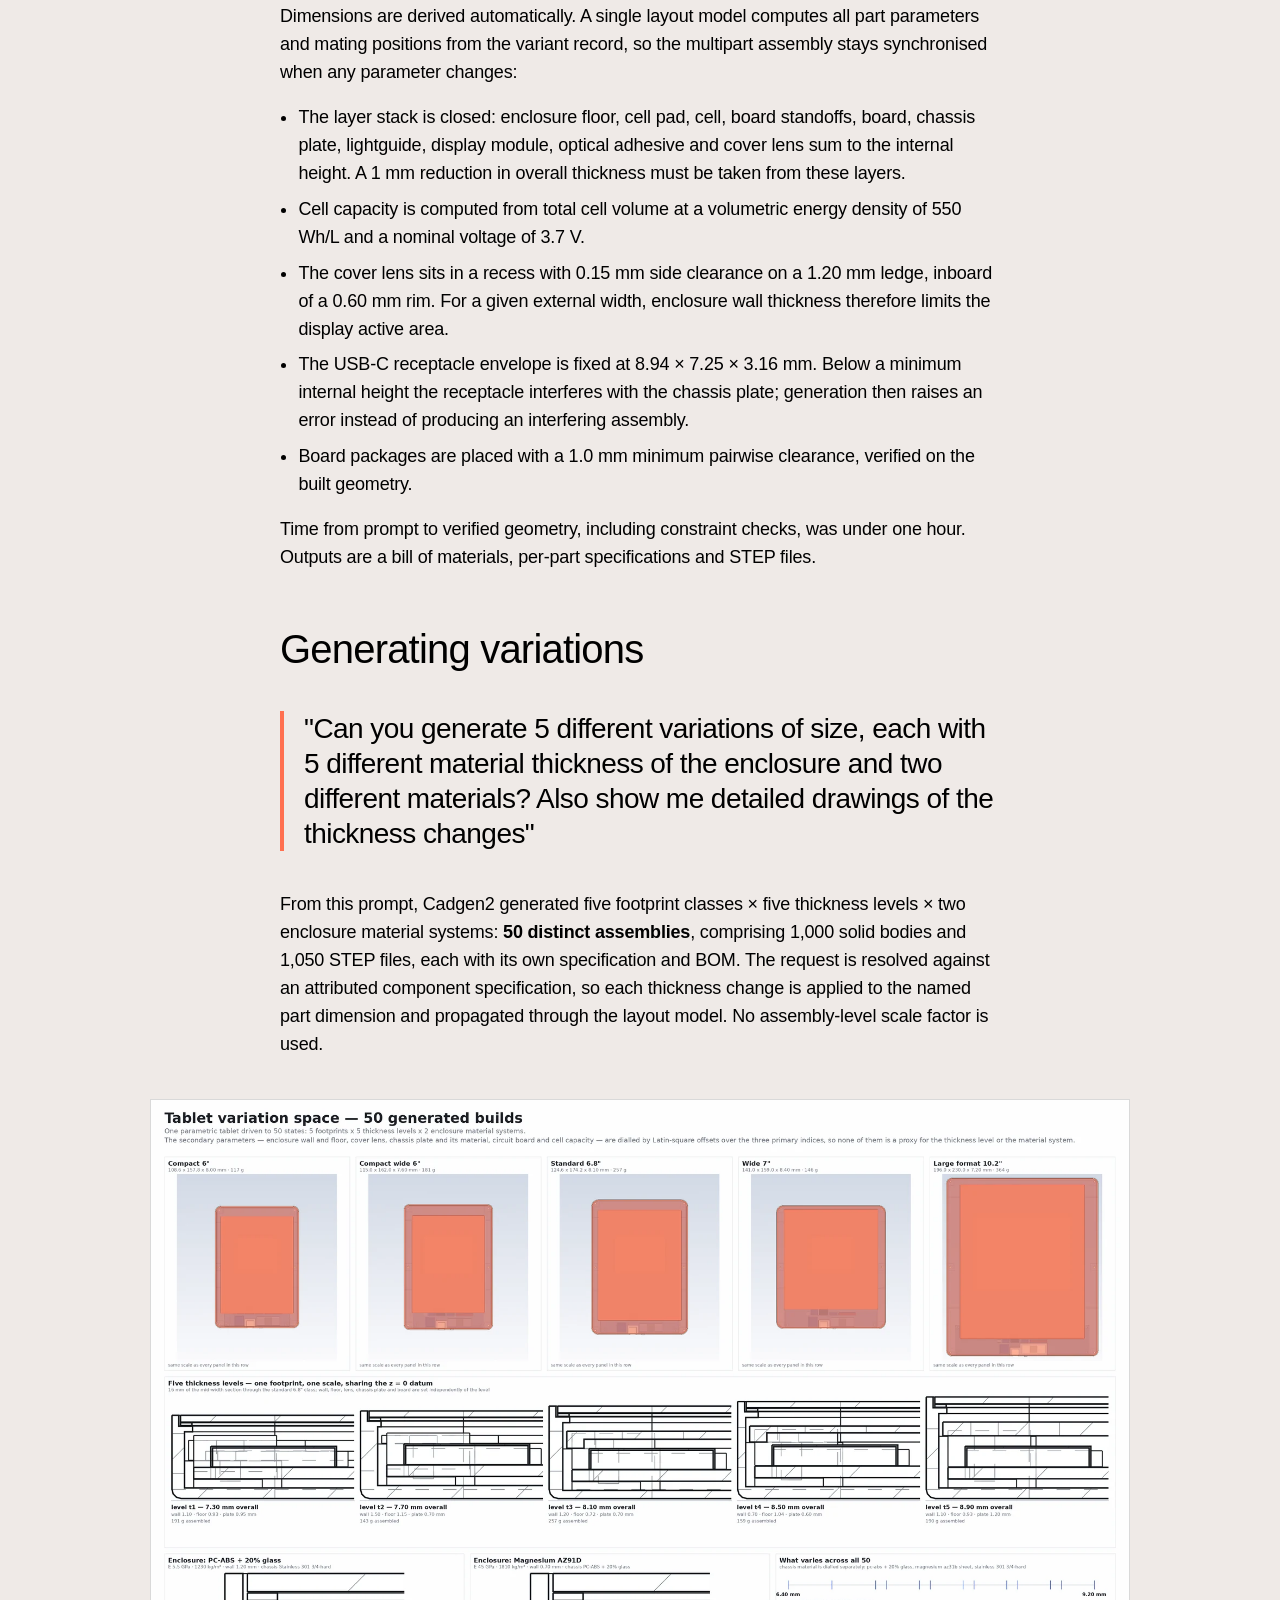
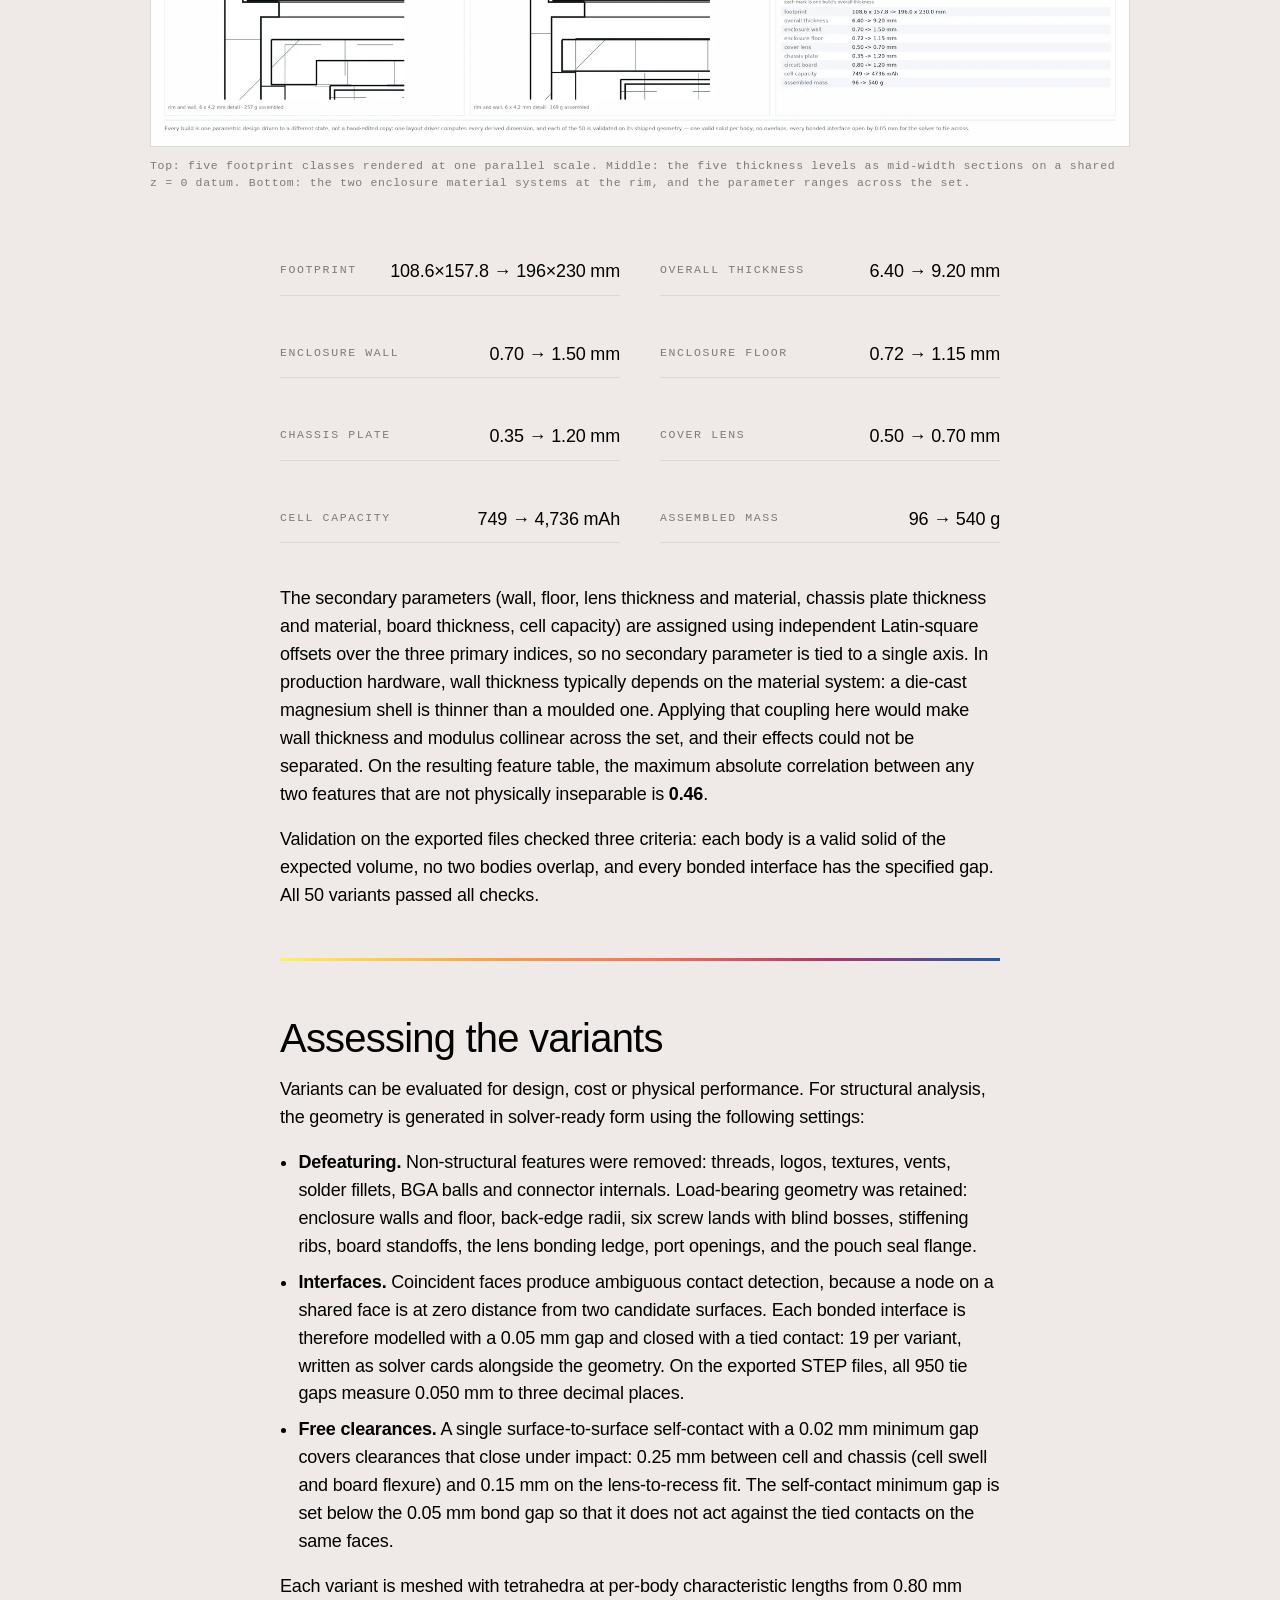
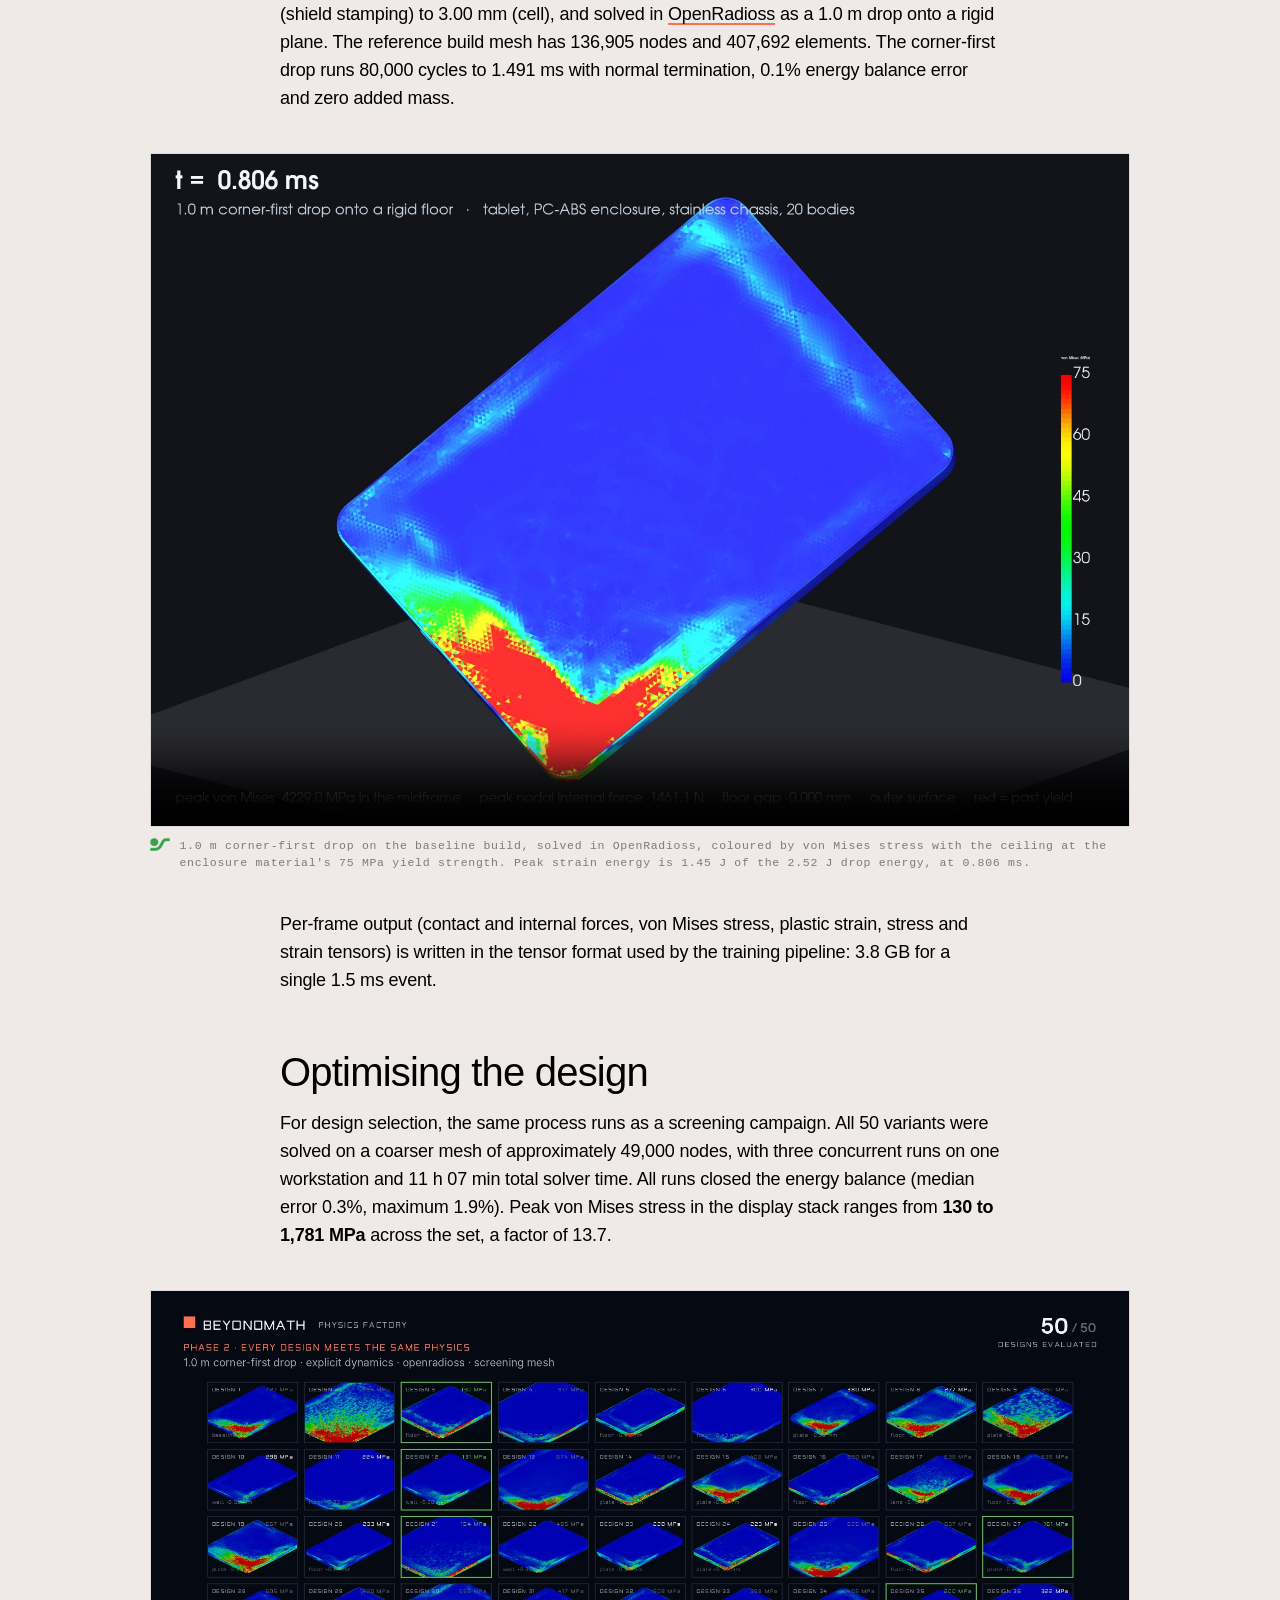
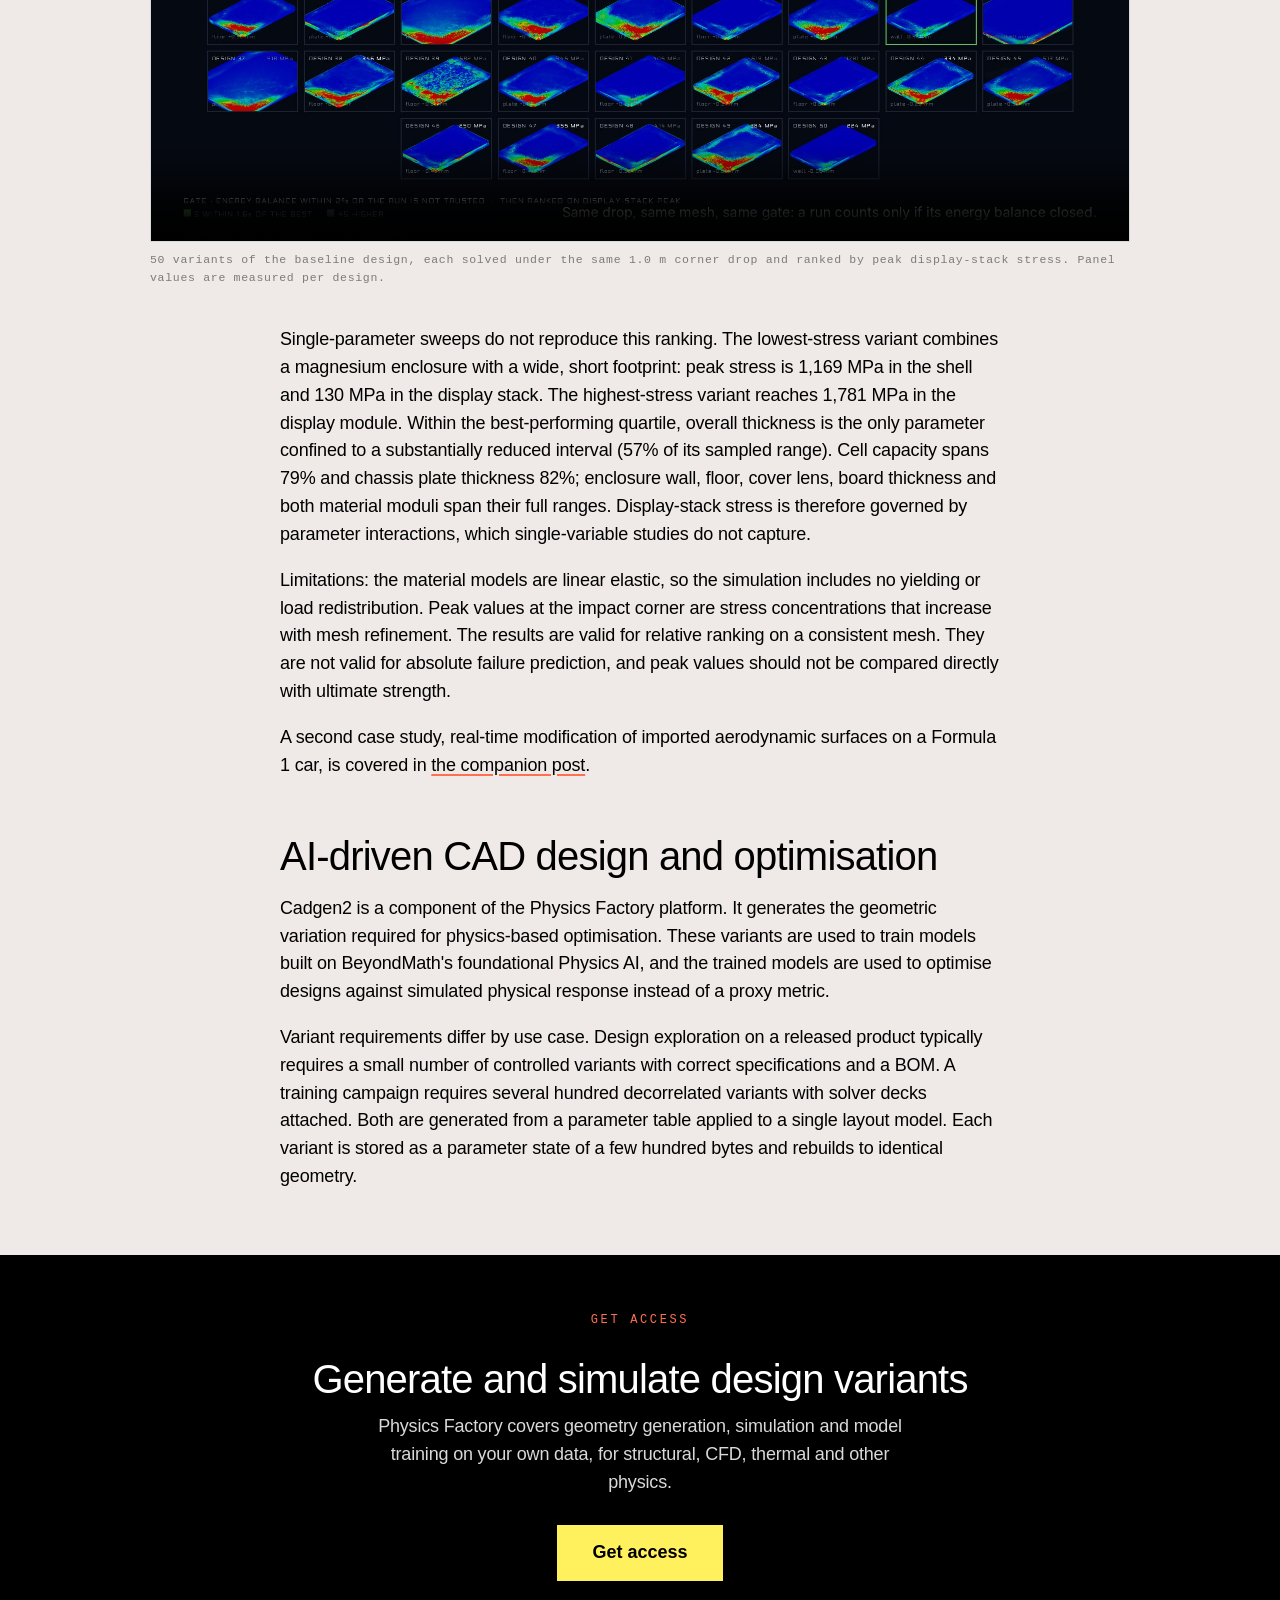
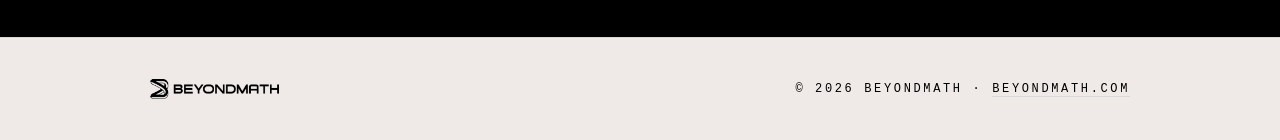
<file: posts/20260919-cadgen2-tablet-variant-study/index.html>
<!doctype html>
<html lang="en">
<head>
<meta charset="utf-8">
<meta name="viewport" content="width=device-width, initial-scale=1">

<!--
  BeyondMath Developer Blog · Cadgen2
  ───────────────────────────────────
  Standalone page, hosted on blog.beyondmath.com at:
  https://blog.beyondmath.com/posts/20260919-cadgen2-tablet-variant-study/
  ⚠ Before launch:
    1. Confirm the launch date in <meta>, JSON-LD and .bm-meta.
    2. Asset paths are LOCAL so this folder previews standalone. When this
       moves into beyondmath-blog/posts/<slug>/, change the three
       assets/images/* references and the Developer Blog link back to ../../
       as in the DrivAerML post.
-->

<title>Cadgen2: Generating and Solving a 50-Variant Tablet Study — BeyondMath</title>
<meta name="description" content="Cadgen2 generates engineering-grade CAD assemblies from specifications, produces controlled design variants with defeatured geometry, BOM and STEP outputs, and prepares each variant for structural simulation.">
<meta name="author" content="BeyondMath">
<meta name="robots" content="index, follow">
<link rel="canonical" href="https://blog.beyondmath.com/posts/20260919-cadgen2-tablet-variant-study/">

<!-- Open Graph / Facebook / LinkedIn -->
<meta property="og:type" content="article">
<meta property="og:site_name" content="BeyondMath">
<meta property="og:title" content="Cadgen2: A 50-Variant Tablet Study">
<meta property="og:description" content="Cadgen2 generates engineering-grade CAD assemblies from specifications, produces controlled design variants with defeatured geometry, BOM and STEP outputs, and prepares each variant for structural simulation.">
<meta property="og:url" content="https://blog.beyondmath.com/posts/20260919-cadgen2-tablet-variant-study/">
<meta property="og:image" content="https://blog.beyondmath.com/posts/20260919-cadgen2-tablet-variant-study/assets/og-share-image.webp">
<meta property="og:image:width" content="1200">
<meta property="og:image:height" content="630">
<meta property="og:image:alt" content="Von Mises stress on a tablet enclosure during a 1 m corner-first drop">
<meta property="article:published_time" content="2026-09-19">
<meta property="article:author" content="BeyondMath">

<!-- Twitter / X -->
<meta name="twitter:card" content="summary_large_image">
<meta name="twitter:title" content="Cadgen2: A 50-Variant Tablet Study">
<meta name="twitter:description" content="Cadgen2 generates engineering-grade CAD assemblies from specifications, produces controlled design variants with defeatured geometry, BOM and STEP outputs, and prepares each variant for structural simulation.">
<meta name="twitter:image" content="https://blog.beyondmath.com/posts/20260919-cadgen2-tablet-variant-study/assets/og-share-image.webp">

<!-- Favicon (pulled from the live beyondmath.com site) -->
<link rel="icon" type="image/png" href="assets/images/favicon.png">
<link rel="apple-touch-icon" href="assets/images/apple-touch-icon.png">
<meta name="theme-color" content="#EFEAE7">

<!-- Structured data (Article rich results) -->
<script type="application/ld+json">
{
  "@context": "https://schema.org",
  "@type": "BlogPosting",
  "headline": "Cadgen2: A 50-Variant Tablet Study",
  "description": "Cadgen2 generates engineering-grade CAD assemblies from specifications, produces controlled design variants with defeatured geometry, BOM and STEP outputs, and prepares each variant for structural simulation.",
  "image": "https://blog.beyondmath.com/posts/20260919-cadgen2-tablet-variant-study/assets/og-share-image.webp",
  "url": "https://blog.beyondmath.com/posts/20260919-cadgen2-tablet-variant-study/",
  "datePublished": "2026-09-19",
  "author": { "@type": "Organization", "name": "BeyondMath", "url": "https://www.beyondmath.com" },
  "publisher": {
    "@type": "Organization",
    "name": "BeyondMath",
    "logo": { "@type": "ImageObject", "url": "https://blog.beyondmath.com/assets/images/beyondmath-logo.webp" }
  },
  "mainEntityOfPage": { "@type": "WebPage", "@id": "https://blog.beyondmath.com/posts/20260919-cadgen2-tablet-variant-study/" }
}
</script>

<style>
/* Fonts — same files served by beyondmath.com; remove inside Webflow */
@font-face{
  font-family:'Roobert';
  src:url('https://cdn.prod.website-files.com/69123307c6b1ae30d9ce0e14/6912ff278322d68bfd560a2b_RoobertVF-Regular-TRIAL.woff2') format('woff2');
  font-weight:300 900;font-style:normal;font-display:swap;
}
@font-face{
  font-family:'Plasmaa Rondje';
  src:url('https://cdn.prod.website-files.com/69123307c6b1ae30d9ce0e14/6912ff2757cc085300827894_PlasmaaTRIAL-Rondje.woff2') format('woff2');
  font-weight:400;font-style:normal;font-display:swap;
}

/* Page shell for standalone preview only — Webflow provides its own body */
html,body{margin:0;padding:0;background:#EFEAE7;}

/* ── Scoped post styles ─────────────────────────────────────────── */
.bm-post{
  --steel:#EFEAE7;--black:#000;--white:#FFF;
  --grey1:#D9D9D9;--grey2:#7B7B7B;--grey3:#444;
  --yellow:#FFF15D;--amber:#FFA340;--orange:#FF7050;--magenta:#B7336C;--blue:#1C5BAA;
  --gradient:linear-gradient(90deg,#FFF15D 0%,#FFA340 28%,#FF7050 52%,#B7336C 76%,#1C5BAA 100%);
  --sans:'Roobert','Helvetica Neue',Helvetica,Arial,sans-serif;
  --tech:'Plasmaa Rondje',ui-monospace,'SF Mono',Menlo,monospace;
  font-family:var(--sans);
  background:var(--steel);
  color:var(--black);
  font-size:1.125rem;
  line-height:1.55;
  letter-spacing:-.18px;
  padding:3rem 1.25rem 0;
}
.bm-post *{box-sizing:border-box;}

/* column widths: prose narrow, media wide */
.bm-post .bm-col{max-width:720px;margin:0 auto;}
.bm-post .bm-wide{max-width:980px;margin:0 auto;}

/* eyebrow */
.bm-post .bm-eyebrow{
  font-family:var(--tech);
  font-size:.75rem;
  letter-spacing:.22em;
  text-transform:uppercase;
  color:var(--orange);
  margin:0 0 1.25rem;
}

/* headings */
.bm-post h1{
  font-family:var(--sans);
  font-size:clamp(2.5rem,6vw,4.25rem);
  font-weight:400;
  line-height:1.02;
  letter-spacing:-.03em;
  margin:0 0 1.5rem;
}
.bm-post h1 .bm-o{color:var(--orange);}
.bm-post h2{
  font-family:var(--sans);
  font-size:clamp(1.75rem,3.5vw,2.5rem);
  font-weight:400;
  line-height:1.08;
  letter-spacing:-.02em;
  margin:3.5rem 0 1rem;
}
.bm-post .bm-standfirst{
  font-size:clamp(1.25rem,2.2vw,1.5rem);
  line-height:1.3;
  letter-spacing:-.02em;
  color:var(--black);
  margin:0 0 1rem;
}
.bm-post .bm-meta{
  font-family:var(--tech);
  font-size:.75rem;
  letter-spacing:.18em;
  text-transform:uppercase;
  color:var(--grey2);
  margin:0 0 2.5rem;
}

.bm-post p{margin:0 0 1.1rem;}
.bm-post strong{font-weight:600;}
.bm-post a{color:var(--black);text-decoration-color:var(--orange);text-decoration-thickness:2px;text-underline-offset:3px;}

/* gradient rule */
.bm-post .bm-rule{height:3px;background:var(--gradient);border:0;margin:3rem auto;}

/* generic prose lists (options lists etc.) */
.bm-post section.bm-col > ul{margin:0 0 1.1rem;padding-left:1.15rem;}
.bm-post section.bm-col > ul li{margin:0 0 .5rem;}
.bm-post section.bm-col > ul li:last-child{margin-bottom:0;}

/* exec summary — stat row */
.bm-post .bm-stats{
  background:#0b0b0b;color:var(--white);
  margin:1.5rem 0 1.25rem;
  position:relative;
}
.bm-post .bm-stats::before{
  content:"";display:block;height:3px;background:var(--gradient);
}
.bm-post .bm-stats-head{
  font-family:var(--tech);font-size:.7rem;letter-spacing:.2em;text-transform:uppercase;
  color:var(--orange);padding:1.5rem 2rem 0;
}
.bm-post .bm-stat-row{
  display:grid;grid-template-columns:repeat(3,1fr);
  padding:1rem 0 1.75rem;
}
.bm-post .bm-stat{
  padding:.5rem 2rem;text-align:left;
  border-left:1px solid #2a2a2a;
}
.bm-post .bm-stat:first-child{border-left:0;}
.bm-post .bm-stat .bm-stat-value{
  font-family:var(--sans);font-weight:600;font-size:2.5rem;
  line-height:1.05;letter-spacing:-.02em;
  color:var(--white);margin:0 0 .35rem;
}
.bm-post .bm-stat:first-child .bm-stat-value{color:var(--yellow);}
.bm-post .bm-stat .bm-stat-label{
  font-size:.9rem;line-height:1.35;color:var(--grey1);
}
@media (max-width:640px){
  .bm-post .bm-stat-row{grid-template-columns:1fr;}
  .bm-post .bm-stat{border-left:0;border-top:1px solid #2a2a2a;padding:1.1rem 2rem;}
  .bm-post .bm-stat:first-child{border-top:0;}
}

/* tables */
.bm-post .bm-tablewrap{overflow-x:auto;margin:1.5rem 0;}
.bm-post table{
  border-collapse:collapse;width:100%;
  background:var(--steel);
  font-size:.95rem;letter-spacing:0;
}
.bm-post caption{
  caption-side:top;text-align:left;
  font-family:var(--tech);font-size:.7rem;letter-spacing:.18em;text-transform:uppercase;
  color:var(--grey2);padding:0 0 .5rem;
}
.bm-post th,.bm-post td{
  border:1px solid var(--grey1);
  padding:.6rem .9rem;text-align:left;
}
.bm-post th{font-weight:600;background:var(--black);color:var(--white);border-color:var(--black);}
.bm-post tr.bm-win td{background:var(--yellow);}
.bm-post td.bm-best{font-weight:700;}

/* figures */
.bm-post figure{margin:2rem 0;}
.bm-post figure.bm-wide{margin:2.5rem auto;}
.bm-post figure.bm-hero{max-width:490px;}
.bm-post figure img{width:100%;height:auto;display:block;border:1px solid var(--grey1);}
.bm-post figcaption{
  font-family:var(--tech);font-size:.72rem;letter-spacing:.06em;
  color:var(--grey2);margin-top:.6rem;line-height:1.5;
}
.bm-post .bm-pair{display:grid;grid-template-columns:1fr 1fr;gap:1rem;}
@media (max-width:640px){.bm-post .bm-pair{grid-template-columns:1fr;}}

/* video embed */
.bm-post .bm-video{
  width:100%;height:auto;display:block;
  border:1px solid var(--grey1);
  background:#000;
}

/* agent log panel */
.bm-post .bm-log{
  background:#0b0b0b;color:var(--white);
  padding:1.75rem 2rem;margin:2rem 0;
  font-size:1rem;
}
.bm-post .bm-log .bm-log-head{
  font-family:var(--tech);font-size:.7rem;letter-spacing:.2em;text-transform:uppercase;
  color:var(--orange);margin:0 0 1rem;
}
.bm-post .bm-log p{margin:0 0 .35rem;color:var(--grey1);}
.bm-post .bm-log p:last-child{margin:0;}
.bm-post .bm-log em{color:var(--white);font-style:normal;font-weight:600;}

/* pull line */
.bm-post .bm-pull{
  font-size:clamp(1.35rem,2.4vw,1.75rem);line-height:1.25;letter-spacing:-.02em;
  border-left:4px solid var(--orange);
  padding-left:1.25rem;margin:2.5rem 0;
}

/* site header / footer bars — bookend the article, link back to beyondmath.com
   NOTE: these sit outside .bm-post, so they cannot use its scoped custom
   properties (--tech, --black, etc.) — values are hardcoded here instead. */
.bm-sitebar{
  background:#EFEAE7;
  padding:1.25rem 1.25rem;
}
.bm-sitebar-inner{
  max-width:980px;margin:0 auto;
  display:flex;align-items:center;justify-content:space-between;
  flex-wrap:wrap;gap:.75rem;
}
.bm-sitebar-logo{display:block;line-height:0;}
.bm-sitebar-logo img{height:22px;width:auto;display:block;}
.bm-sitebar-tag{
  font-family:'Plasmaa Rondje',ui-monospace,'SF Mono',Menlo,monospace;
  font-size:.75rem;letter-spacing:.22em;text-transform:uppercase;
  color:#000;
}
.bm-sitebar-tag a{color:#000;text-decoration:none;border-bottom:1px solid #D9D9D9;}
.bm-sitebar-tag a:hover{border-color:#000;}

.bm-sitefoot{
  background:#EFEAE7;
  border-top:1px solid #D9D9D9;
  padding:2rem 1.25rem;
  margin-top:0;
}
.bm-sitefoot-inner{
  max-width:980px;margin:0 auto;
  display:flex;align-items:center;justify-content:space-between;
  flex-wrap:wrap;gap:1rem;
}
.bm-sitefoot-logo{display:block;line-height:0;}
.bm-sitefoot-logo img{height:20px;width:auto;display:block;}
.bm-sitefoot-meta{
  font-family:'Plasmaa Rondje',ui-monospace,'SF Mono',Menlo,monospace;
  font-size:.75rem;letter-spacing:.22em;text-transform:uppercase;
  color:#000;text-align:right;
}
.bm-sitefoot-meta a{color:#000;text-decoration:none;border-bottom:1px solid #D9D9D9;}
.bm-sitefoot-meta a:hover{border-color:#000;}

/* CTA */
.bm-post .bm-cta{
  background:var(--black);color:var(--white);
  padding:3.5rem 2rem;margin:4rem -1.25rem 0;
  text-align:center;
}
.bm-post .bm-cta h2{margin:0 0 .75rem;color:var(--white);}
.bm-post .bm-cta p{color:var(--grey1);max-width:560px;margin:0 auto 1.75rem;}
.bm-post .bm-cta a.bm-btn{
  display:inline-block;background:var(--yellow);color:var(--black);
  font-weight:600;text-decoration:none;
  padding:.9rem 2.2rem;letter-spacing:0;
}
.bm-post .bm-cta a.bm-btn:hover{background:var(--white);}

/* caption with a leading solver mark */
.bm-post figcaption.bm-cap-mark{
  display:flex;align-items:flex-start;gap:.6rem;
}
.bm-post figcaption.bm-cap-mark img{
  width:auto;height:1.15em;border:0;display:block;
}
.bm-post figcaption.bm-cap-mark .bm-cap-marklink{
  flex:0 0 auto;display:block;margin-top:.12em;
  text-decoration:none;line-height:0;
}
.bm-post figcaption.bm-cap-mark .bm-cap-marklink:hover img{opacity:.7;}
</style>
<style>
/* ── Additions for this post ─────────────────────────────────────── */
/* body-of-materials / parameter grid: a compact spec block */
.bm-post .bm-specs{
  display:grid;grid-template-columns:repeat(2,1fr);gap:0 2.5rem;
  margin:1.5rem 0;
}
.bm-post .bm-spec{
  display:flex;justify-content:space-between;gap:1rem;
  padding:.55rem 0;border-bottom:1px solid var(--grey1);
}
.bm-post .bm-spec dt{
  font-family:var(--tech);font-size:.72rem;letter-spacing:.14em;
  text-transform:uppercase;color:var(--grey2);margin:0;padding-top:.2rem;
}
.bm-post .bm-spec dd{margin:0;text-align:right;font-variant-numeric:tabular-nums;}
@media (max-width:640px){.bm-post .bm-specs{grid-template-columns:1fr;gap:0;}}

/* a failure note — the things that went wrong, called out as such */
.bm-post .bm-snag{
  border-left:4px solid var(--grey1);
  padding:.1rem 0 .1rem 1.25rem;margin:1.75rem 0;
}
.bm-post .bm-snag .bm-snag-head{
  font-family:var(--tech);font-size:.7rem;letter-spacing:.2em;
  text-transform:uppercase;color:var(--grey2);margin:0 0 .5rem;
}
.bm-post .bm-snag p:last-child{margin:0;}

/* inline code / solver cards */
.bm-post code{
  font-family:var(--tech);font-size:.9em;
  background:#E4DED9;padding:.1em .35em;
}
.bm-post .bm-log code{background:#1a1a1a;color:var(--grey1);}
.bm-post .bm-log .bm-logline{
  display:block;background:#1a1a1a;color:var(--grey1);
  font-family:var(--tech);font-size:.82rem;letter-spacing:.02em;
  padding:.5rem .7rem;margin:0 0 .3rem;
  white-space:pre;overflow-x:auto;
}
</style>
</head>
<body>

<!-- ── Site bar — links back to the main beyondmath.com site ── -->
<div class="bm-sitebar">
  <div class="bm-sitebar-inner">
    <a class="bm-sitebar-logo" href="https://www.beyondmath.com" aria-label="BeyondMath home">
      <img src="assets/images/beyondmath-logo.webp" alt="BeyondMath" width="900" height="140">
    </a>
    <p class="bm-sitebar-tag"><a href="https://blog.beyondmath.com/">Developer Blog</a> · <a href="https://www.beyondmath.com">beyondmath.com</a></p>
  </div>
</div>

<article class="bm-post">

  <header class="bm-col">
    <p class="bm-eyebrow">Physics Factory · Cadgen2 · consumer hardware</p>
    <h1>Introducing Cadgen2 <span class="bm-o">Design, Generate, and Test at Scale</span></h1>
    <p class="bm-standfirst">Cadgen2 is the AI-based CAD generation module within BeyondMath’s Physics Factory. It builds production-ready, manufacturable, CAD assemblies from user specifications, generates controlled design variants and defeatured geometry, and extracts DOE parameterizations from imported CAD models. This article presents an end-to-end case study: a tablet assembly generated from a text prompt, 50 design variants derived from it, and explicit structural simulation of each variant.</p>

    <p class="bm-meta">BeyondMath · September 2026</p>
  </header>

  <section class="bm-col">
    <h2>Current workflow constraints</h2>
    <p>Engineering-grade CAD production is largely manual. The main costs are:</p>
    <ul>
      <li><strong>Synchronisation across multipart assemblies.</strong> A dimensional change must propagate to mating parts, clearances, fastener positions and specification documents. Each propagation path is a potential source of divergence between model and drawing.</li>
      <li><strong>Constraint compliance.</strong> Wall thickness, clearance, draft, minimum feature size and material allowables are typically enforced through manual design review. Violations are therefore identified late in the programme.</li>
      <li><strong>Physical evaluation outside the design environment.</strong> CAD systems do not report structural performance or cost during modelling. Evaluation requires export to a separate simulation tool, meshing, solving and post-processing, with a cycle time of days per iteration. Most programmes are consequently limited to a small number of candidate geometries.</li>
    </ul>
    <p>Cadgen2 is an AI-driven CAD engine that automates assembly creation, modification and specification, and connects to physics-based evaluation so that variants are generated and assessed within a single workflow. Outputs include per-part specifications, GD&amp;T records, a bill of materials and STEP geometry.</p>
  </section>

  <section class="bm-col">
    <h2>Capabilities</h2>
    <ul>
      <li><strong>Automated design creation.</strong> Generates complete assemblies from a written specification, sketch, reference image or natural-language prompt.</li>
      <li><strong>Precision design variations.</strong> Applies natural-language instructions to a fully attributed component specification. A change can be scoped to a single dimension on one part or applied across the full assembly.</li>
      <li><strong>Simulation defeaturing.</strong> Prepares geometry for meshing during generation. Load-bearing features are retained; features that increase element count without contributing to structural response are removed.</li>
      <li><strong>Physics AI training data generation.</strong> Generates geometry variants across a defined design space, simulates each variant, and formats the results for Physics AI model training.</li>
      <li><strong>End-to-end workflows.</strong> Connects to Physics Factory for design space definition, dataset consolidation, Physics AI model training and feedback into subsequent design iterations.</li>
    </ul>
    <p>Model generation incorporates automated verification to detect and resolve non-physical geometry, specification inconsistencies and constraint violations. All validation checks execute directly on the generated geometry and exported files.</p>
  </section>

  <hr class="bm-rule bm-col">

  <section class="bm-col">
    <h2>Creating a geometry</h2>
    <p class="bm-pull">"Can you create a geometry for a tablet computer, it should be defeatured for simulation, but it should contain all the major components: enclosure, screen, internal electronics, battery and connectors?"</p>
    <p>From this prompt, Cadgen2 generated a baseline tablet assembly of 20 solid bodies, defeatured for simulation and dimensioned to engineering tolerances. The figure below shows the exploded assembly, the internal layout with measured component envelopes, a mid-width cross-section with layer thicknesses, and the individual defeatured components (bottom row).</p>
  </section>

  <figure class="bm-wide">
    <img src="assets/fig1-baseline.webp" alt="Tablet assembly: exploded view of 20 solid bodies, annotated internal layout, mid-width cross-section, and the individual defeatured components" width="1800" height="1014">
    <figcaption>Baseline assembly: 124.6 × 174.2 × 8.10 mm, 257.0 g, 20 solid bodies. All dimensions are measured from the built geometry.</figcaption>
  </figure>

  <section class="bm-col">
    <p>The assembly comprises enclosure, chassis midframe, cover lens, bezel gasket, optical adhesive, display module, lightguide, pouch cell, cell pad, populated circuit board with seven packages, USB-C receptacle, two flat-flex cables and a power key. Each body is a separate solid with its own material card.</p>
    <p>Dimensions are derived automatically. A single layout model computes all part parameters and mating positions from the variant record, so the multipart assembly stays synchronised when any parameter changes:</p>
    <ul>
      <li>The layer stack is closed: enclosure floor, cell pad, cell, board standoffs, board, chassis plate, lightguide, display module, optical adhesive and cover lens sum to the internal height. A 1 mm reduction in overall thickness must be taken from these layers.</li>
      <li>Cell capacity is computed from total cell volume at a volumetric energy density of 550 Wh/L and a nominal voltage of 3.7 V.</li>
      <li>The cover lens sits in a recess with 0.15 mm side clearance on a 1.20 mm ledge, inboard of a 0.60 mm rim. For a given external width, enclosure wall thickness therefore limits the display active area.</li>
      <li>The USB-C receptacle envelope is fixed at 8.94 × 7.25 × 3.16 mm. Below a minimum internal height the receptacle interferes with the chassis plate; generation then raises an error instead of producing an interfering assembly.</li>
      <li>Board packages are placed with a 1.0 mm minimum pairwise clearance, verified on the built geometry.</li>
    </ul>
    <p>Time from prompt to verified geometry, including constraint checks, was under one hour. Outputs are a bill of materials, per-part specifications and STEP files.</p>
  </section>

  <section class="bm-col">
    <h2>Generating variations</h2>
    <p class="bm-pull">"Can you generate 5 different variations of size, each with 5 different material thickness of the enclosure and two different materials? Also show me detailed drawings of the thickness changes"</p>
    <p>From this prompt, Cadgen2 generated five footprint classes × five thickness levels × two enclosure material systems: <strong>50 distinct assemblies</strong>, comprising 1,000 solid bodies and 1,050 STEP files, each with its own specification and BOM. The request is resolved against an attributed component specification, so each thickness change is applied to the named part dimension and propagated through the layout model. No assembly-level scale factor is used.</p>
  </section>

  <figure class="bm-wide">
    <img src="assets/fig2-variations.webp" alt="The 50-state variant set: five footprint classes at matched scale, five thickness levels in section, and two enclosure material systems in detail" width="1800" height="1190">
    <figcaption>Top: five footprint classes rendered at one parallel scale. Middle: the five thickness levels as mid-width sections on a shared z = 0 datum. Bottom: the two enclosure material systems at the rim, and the parameter ranges across the set.</figcaption>
  </figure>

  <section class="bm-col">
    <div class="bm-specs">
      <dl class="bm-spec"><dt>footprint</dt><dd>108.6×157.8 → 196×230 mm</dd></dl>
      <dl class="bm-spec"><dt>overall thickness</dt><dd>6.40 → 9.20 mm</dd></dl>
      <dl class="bm-spec"><dt>enclosure wall</dt><dd>0.70 → 1.50 mm</dd></dl>
      <dl class="bm-spec"><dt>enclosure floor</dt><dd>0.72 → 1.15 mm</dd></dl>
      <dl class="bm-spec"><dt>chassis plate</dt><dd>0.35 → 1.20 mm</dd></dl>
      <dl class="bm-spec"><dt>cover lens</dt><dd>0.50 → 0.70 mm</dd></dl>
      <dl class="bm-spec"><dt>cell capacity</dt><dd>749 → 4,736 mAh</dd></dl>
      <dl class="bm-spec"><dt>assembled mass</dt><dd>96 → 540 g</dd></dl>
    </div>
    <p>The secondary parameters (wall, floor, lens thickness and material, chassis plate thickness and material, board thickness, cell capacity) are assigned using independent Latin-square offsets over the three primary indices, so no secondary parameter is tied to a single axis. In production hardware, wall thickness typically depends on the material system: a die-cast magnesium shell is thinner than a moulded one. Applying that coupling here would make wall thickness and modulus collinear across the set, and their effects could not be separated. On the resulting feature table, the maximum absolute correlation between any two features that are not physically inseparable is <strong>0.46</strong>.</p>
    <p>Validation on the exported files checked three criteria: each body is a valid solid of the expected volume, no two bodies overlap, and every bonded interface has the specified gap. All 50 variants passed all checks.</p>
  </section>

  <hr class="bm-rule bm-col">

  <section class="bm-col">
    <h2>Assessing the variants</h2>
    <p>Variants can be evaluated for design, cost or physical performance. For structural analysis, the geometry is generated in solver-ready form using the following settings:</p>
    <ul>
      <li><strong>Defeaturing.</strong> Non-structural features were removed: threads, logos, textures, vents, solder fillets, BGA balls and connector internals. Load-bearing geometry was retained: enclosure walls and floor, back-edge radii, six screw lands with blind bosses, stiffening ribs, board standoffs, the lens bonding ledge, port openings, and the pouch seal flange.</li>

      <li><strong>Interfaces.</strong> Coincident faces produce ambiguous contact detection, because a node on a shared face is at zero distance from two candidate surfaces. Each bonded interface is therefore modelled with a 0.05 mm gap and closed with a tied contact: 19 per variant, written as solver cards alongside the geometry. On the exported STEP files, all 950 tie gaps measure 0.050 mm to three decimal places.</li>
      <li><strong>Free clearances.</strong> A single surface-to-surface self-contact with a 0.02 mm minimum gap covers clearances that close under impact: 0.25 mm between cell and chassis (cell swell and board flexure) and 0.15 mm on the lens-to-recess fit. The self-contact minimum gap is set below the 0.05 mm bond gap so that it does not act against the tied contacts on the same faces.</li>
    </ul>
    <p>Each variant is meshed with tetrahedra at per-body characteristic lengths from 0.80 mm (shield stamping) to 3.00 mm (cell), and solved in <a target="_blank" href="https://openradioss.org/">OpenRadioss</a> as a 1.0 m drop onto a rigid plane. The reference build mesh has 136,905 nodes and 407,692 elements. The corner-first drop runs 80,000 cycles to 1.491 ms with normal termination, 0.1% energy balance error and zero added mass.</p>
  </section>

  <figure class="bm-wide">
    <video class="bm-video" id="bm-drop-video" loop muted playsinline controls preload="metadata" poster="assets/corner-drop-poster.jpg">
      <source src="assets/corner-drop.mp4" type="video/mp4">
    </video>
    <figcaption class="bm-cap-mark"><a class="bm-cap-marklink" href="https://openradioss.org/" target="_blank" rel="noopener noreferrer" aria-label="OpenRadioss"><img src="assets/openradioss-mark.png" alt="OpenRadioss" width="66" height="44"></a><span>1.0 m corner-first drop on the baseline build, solved in OpenRadioss, coloured by von Mises stress with the ceiling at the enclosure material's 75 MPa yield strength. Peak strain energy is 1.45 J of the 2.52 J drop energy, at 0.806 ms.</span></figcaption>
  </figure>

  <section class="bm-col">
    <p>Per-frame output (contact and internal forces, von Mises stress, plastic strain, stress and strain tensors) is written in the tensor format used by the training pipeline: 3.8 GB for a single 1.5 ms event.</p>
  </section>

  <section class="bm-col">
    <h2>Optimising the design</h2>
    <p>For design selection, the same process runs as a screening campaign. All 50 variants were solved on a coarser mesh of approximately 49,000 nodes, with three concurrent runs on one workstation and 11 h 07 min total solver time. All runs closed the energy balance (median error 0.3%, maximum 1.9%). Peak von Mises stress in the display stack ranges from <strong>130 to 1,781 MPa</strong> across the set, a factor of 13.7.</p>
  </section>

  <figure class="bm-wide">
    <video class="bm-video" id="bm-campaign-video" loop muted playsinline controls preload="metadata" poster="assets/design-campaign-poster.jpg">
      <source src="assets/design-campaign.mp4" type="video/mp4">
    </video>
    <figcaption>50 variants of the baseline design, each solved under the same 1.0 m corner drop and ranked by peak display-stack stress. Panel values are measured per design.</figcaption>
  </figure>

  <section class="bm-col">
    <p>Single-parameter sweeps do not reproduce this ranking. The lowest-stress variant combines a magnesium enclosure with a wide, short footprint: peak stress is 1,169 MPa in the shell and 130 MPa in the display stack. The highest-stress variant reaches 1,781 MPa in the display module. Within the best-performing quartile, overall thickness is the only parameter confined to a substantially reduced interval (57% of its sampled range). Cell capacity spans 79% and chassis plate thickness 82%; enclosure wall, floor, cover lens, board thickness and both material moduli span their full ranges. Display-stack stress is therefore governed by parameter interactions, which single-variable studies do not capture.</p>
    <p>Limitations: the material models are linear elastic, so the simulation includes no yielding or load redistribution. Peak values at the impact corner are stress concentrations that increase with mesh refinement. The results are valid for relative ranking on a consistent mesh. They are not valid for absolute failure prediction, and peak values should not be compared directly with ultimate strength.</p>
    <p>A second case study, real-time modification of imported aerodynamic surfaces on a Formula 1 car, is covered in <a target="_blank" href="../20260919-cadgen2-f1-aero-doe/">the companion post</a>.</p>
  </section>

  <section class="bm-col">
    <h2>AI-driven CAD design and optimisation</h2>
    <p>Cadgen2 is a component of the Physics Factory platform. It generates the geometric variation required for physics-based optimisation. These variants are used to train models built on BeyondMath's foundational Physics AI, and the trained models are used to optimise designs against simulated physical response instead of a proxy metric.</p>
    <p>Variant requirements differ by use case. Design exploration on a released product typically requires a small number of controlled variants with correct specifications and a BOM. A training campaign requires several hundred decorrelated variants with solver decks attached. Both are generated from a parameter table applied to a single layout model. Each variant is stored as a parameter state of a few hundred bytes and rebuilds to identical geometry.</p>
  </section>

  <!-- ── CTA ── -->
  <div class="bm-cta">
    <p class="bm-eyebrow" style="color:var(--orange)">Get access</p>
    <h2>Generate and simulate design variants</h2>
    <p>Physics Factory covers geometry generation, simulation and model training on your own data, for structural, CFD, thermal and other physics.</p>
    <a class="bm-btn" href="https://physicsfactory.beyondmath.com/login#start">Get access</a>
  </div>

</article>

<!-- ── Site footer — links back to the main beyondmath.com site ── -->
<div class="bm-sitefoot">
  <div class="bm-sitefoot-inner">
    <a class="bm-sitefoot-logo" href="https://www.beyondmath.com" aria-label="BeyondMath home">
      <img src="assets/images/beyondmath-logo.webp" alt="BeyondMath" width="900" height="140">
    </a>
    <p class="bm-sitefoot-meta">© 2026 BeyondMath · <a href="https://www.beyondmath.com">beyondmath.com</a></p>
  </div>
</div>

<script>
// Play each video only while it is on screen; pause when scrolled away.
(function(){
  if (!('IntersectionObserver' in window)) return;
  var io = new IntersectionObserver(function(entries){
    entries.forEach(function(e){
      if (e.isIntersecting) { e.target.play().catch(function(){}); }
      else { e.target.pause(); }
    });
  }, { threshold: 0.35 });
  ['bm-drop-video','bm-campaign-video'].forEach(function(id){
    var v = document.getElementById(id);
    if (v) io.observe(v);
  });
})();
</script>

</body>
</html>
</file>
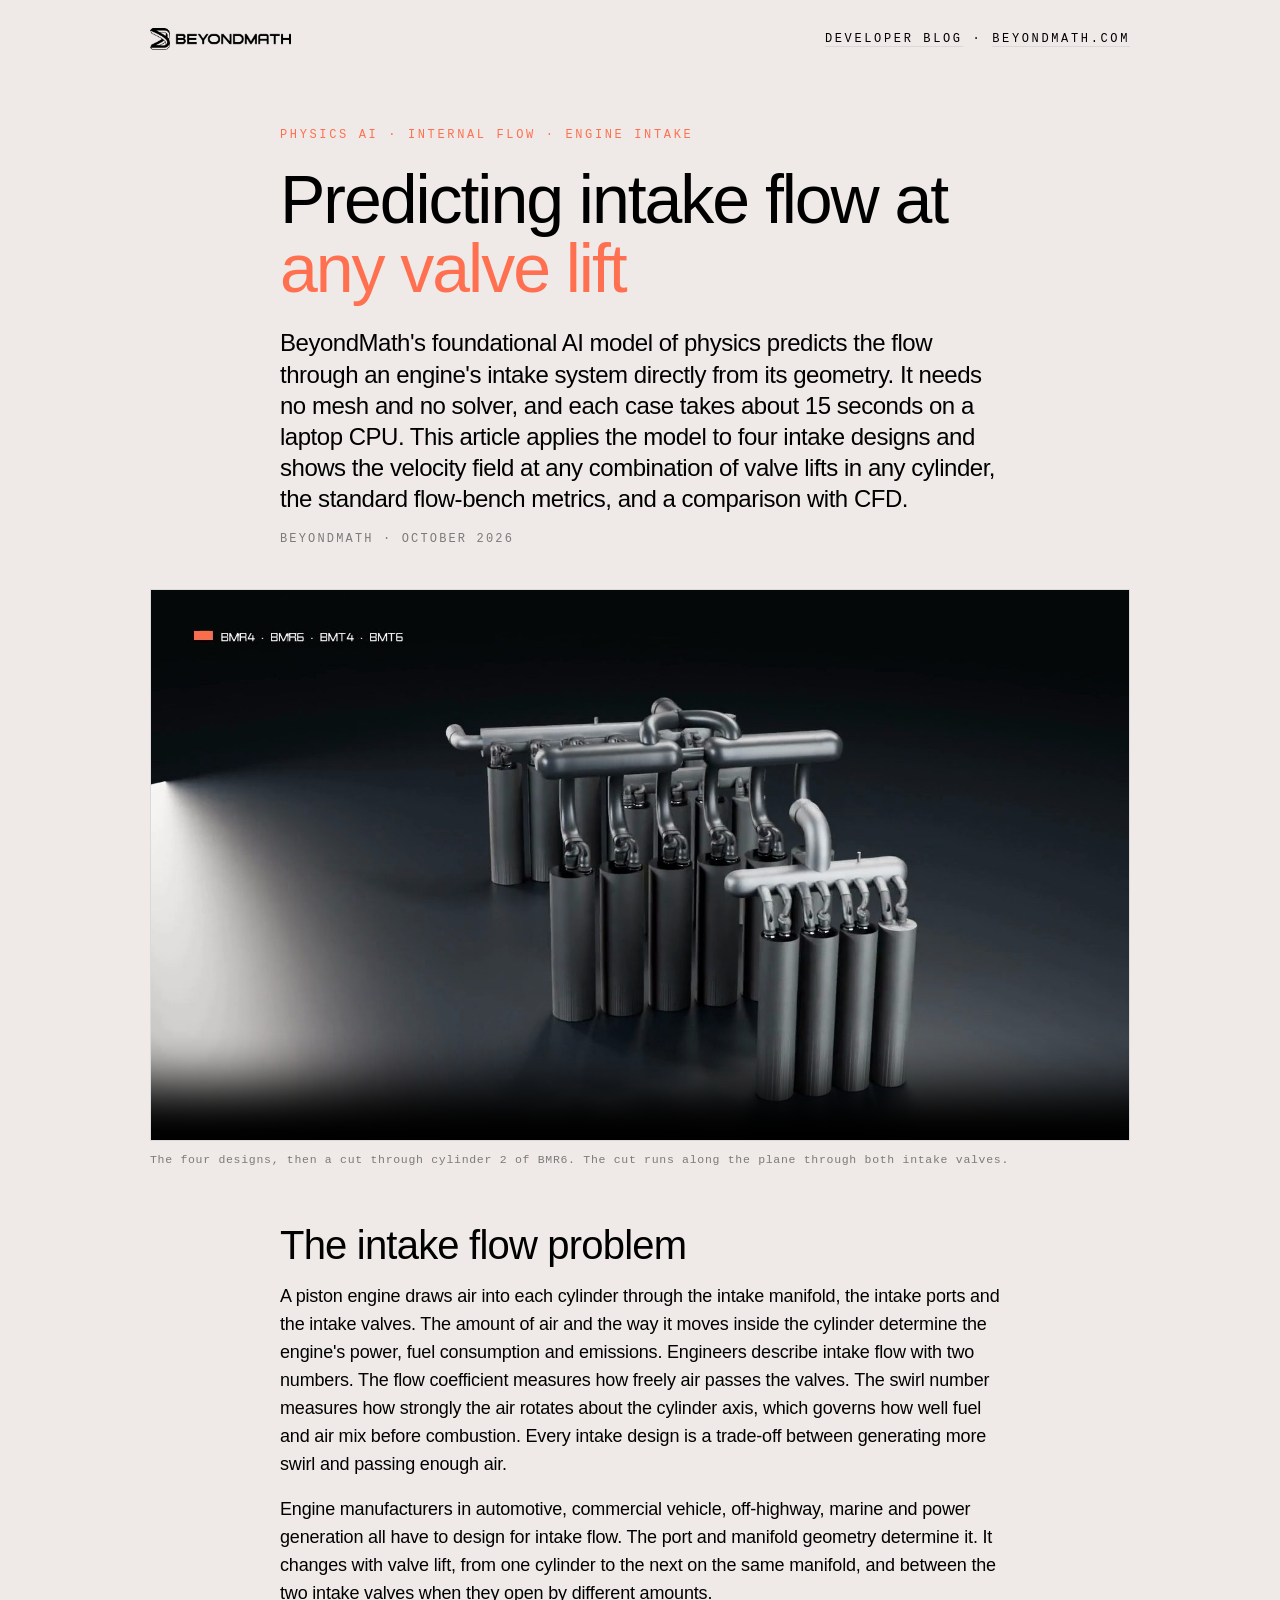
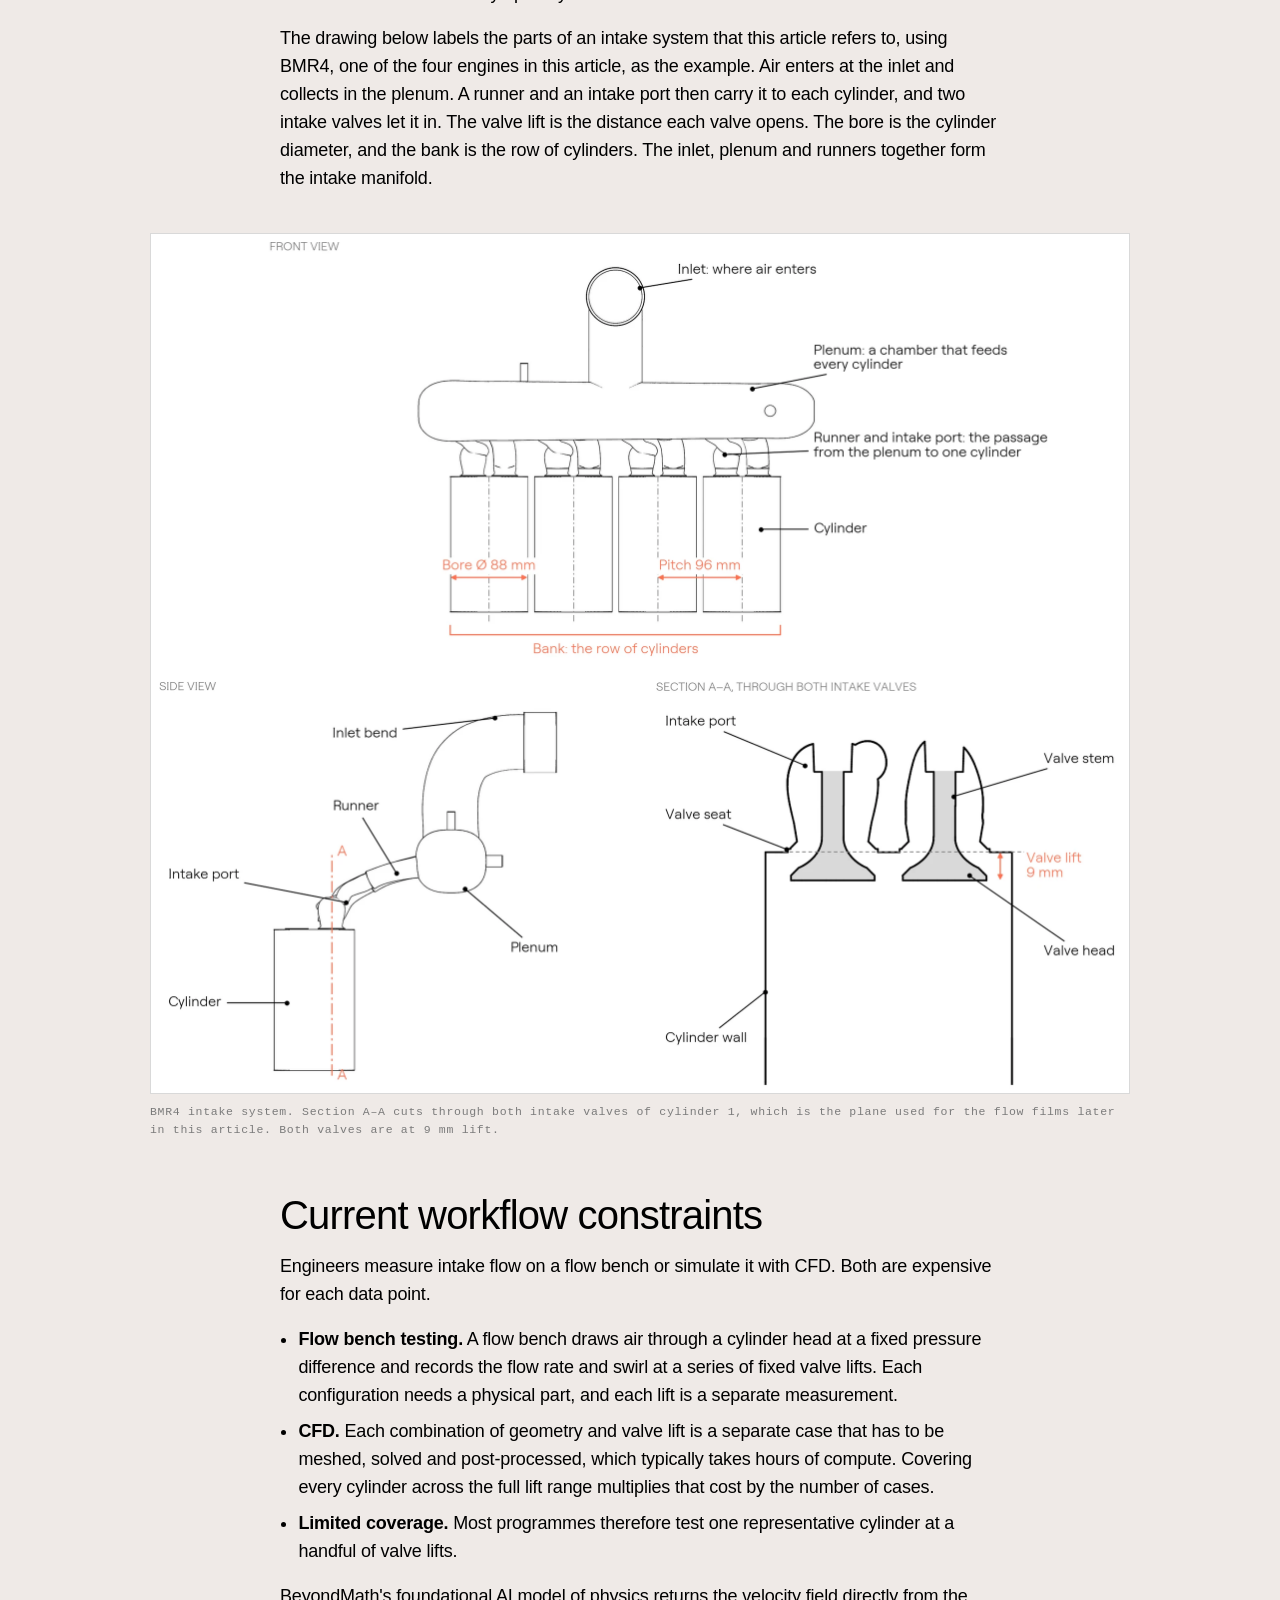
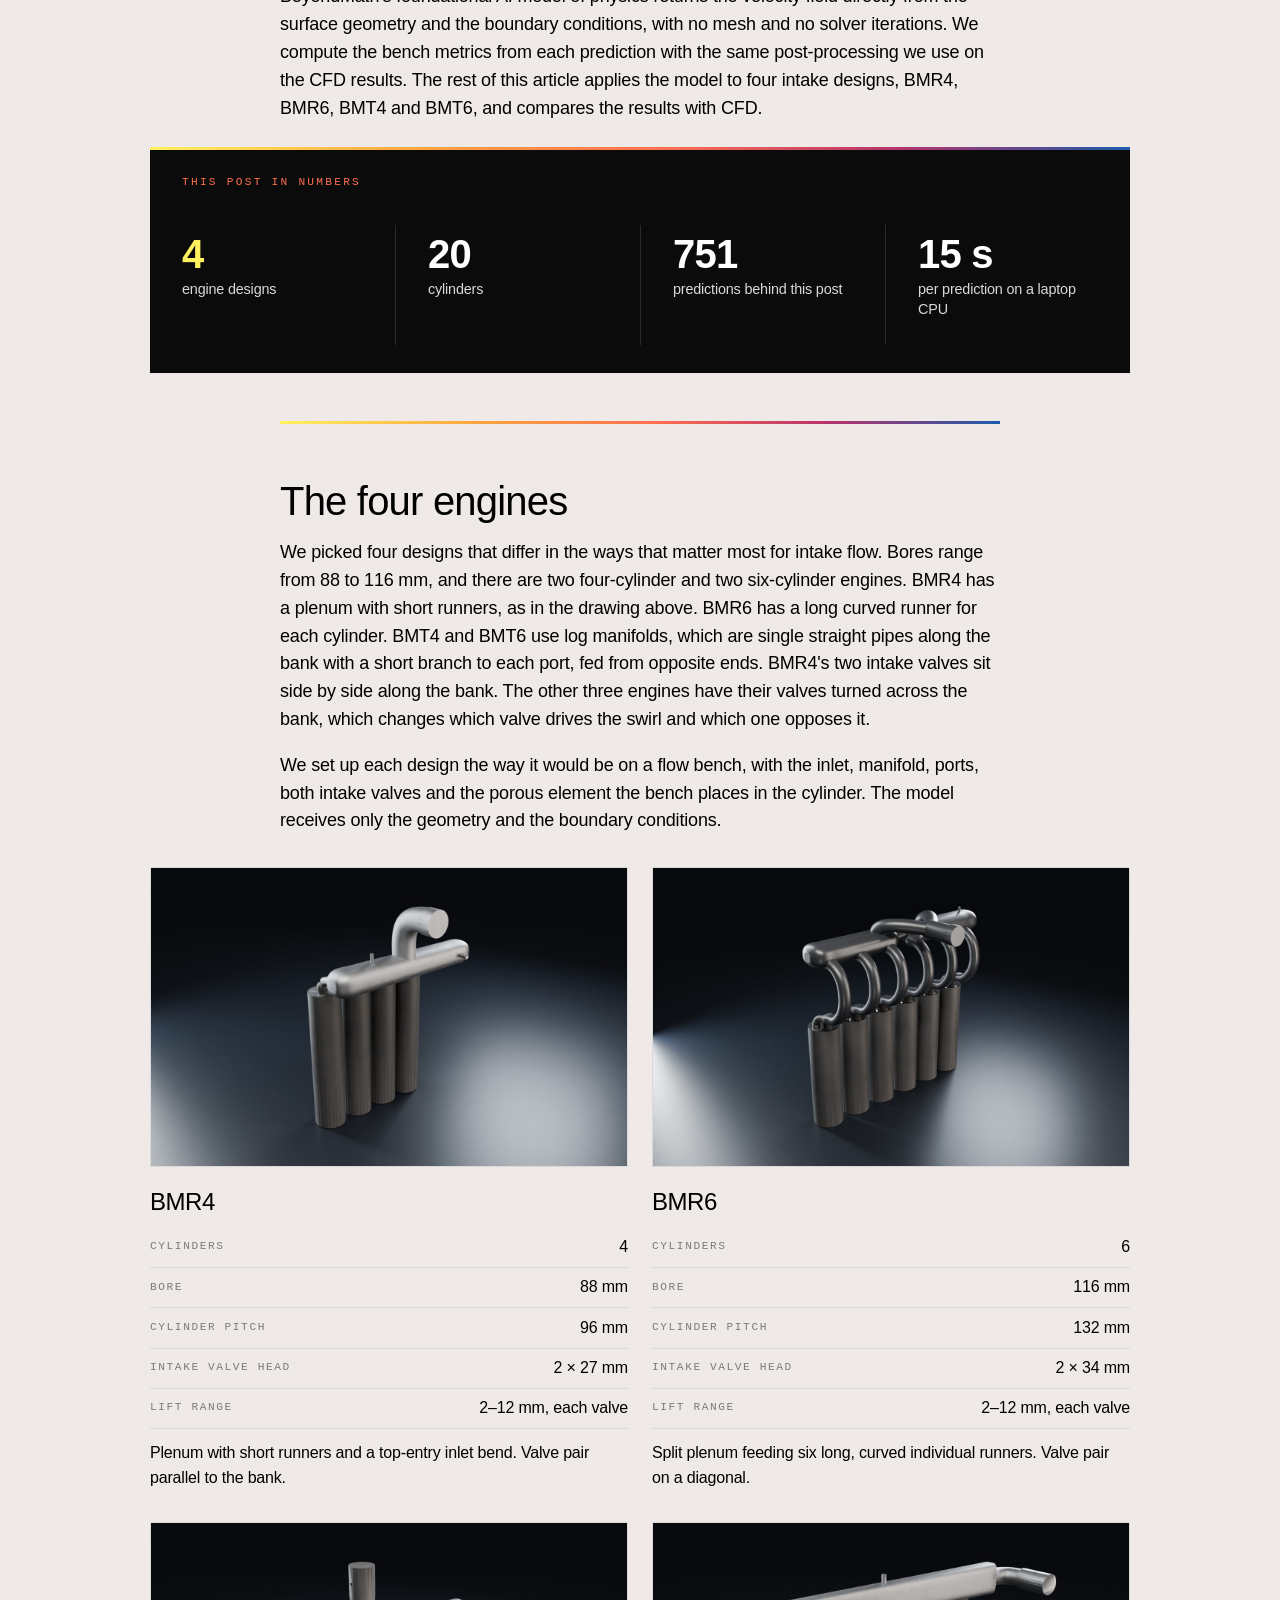
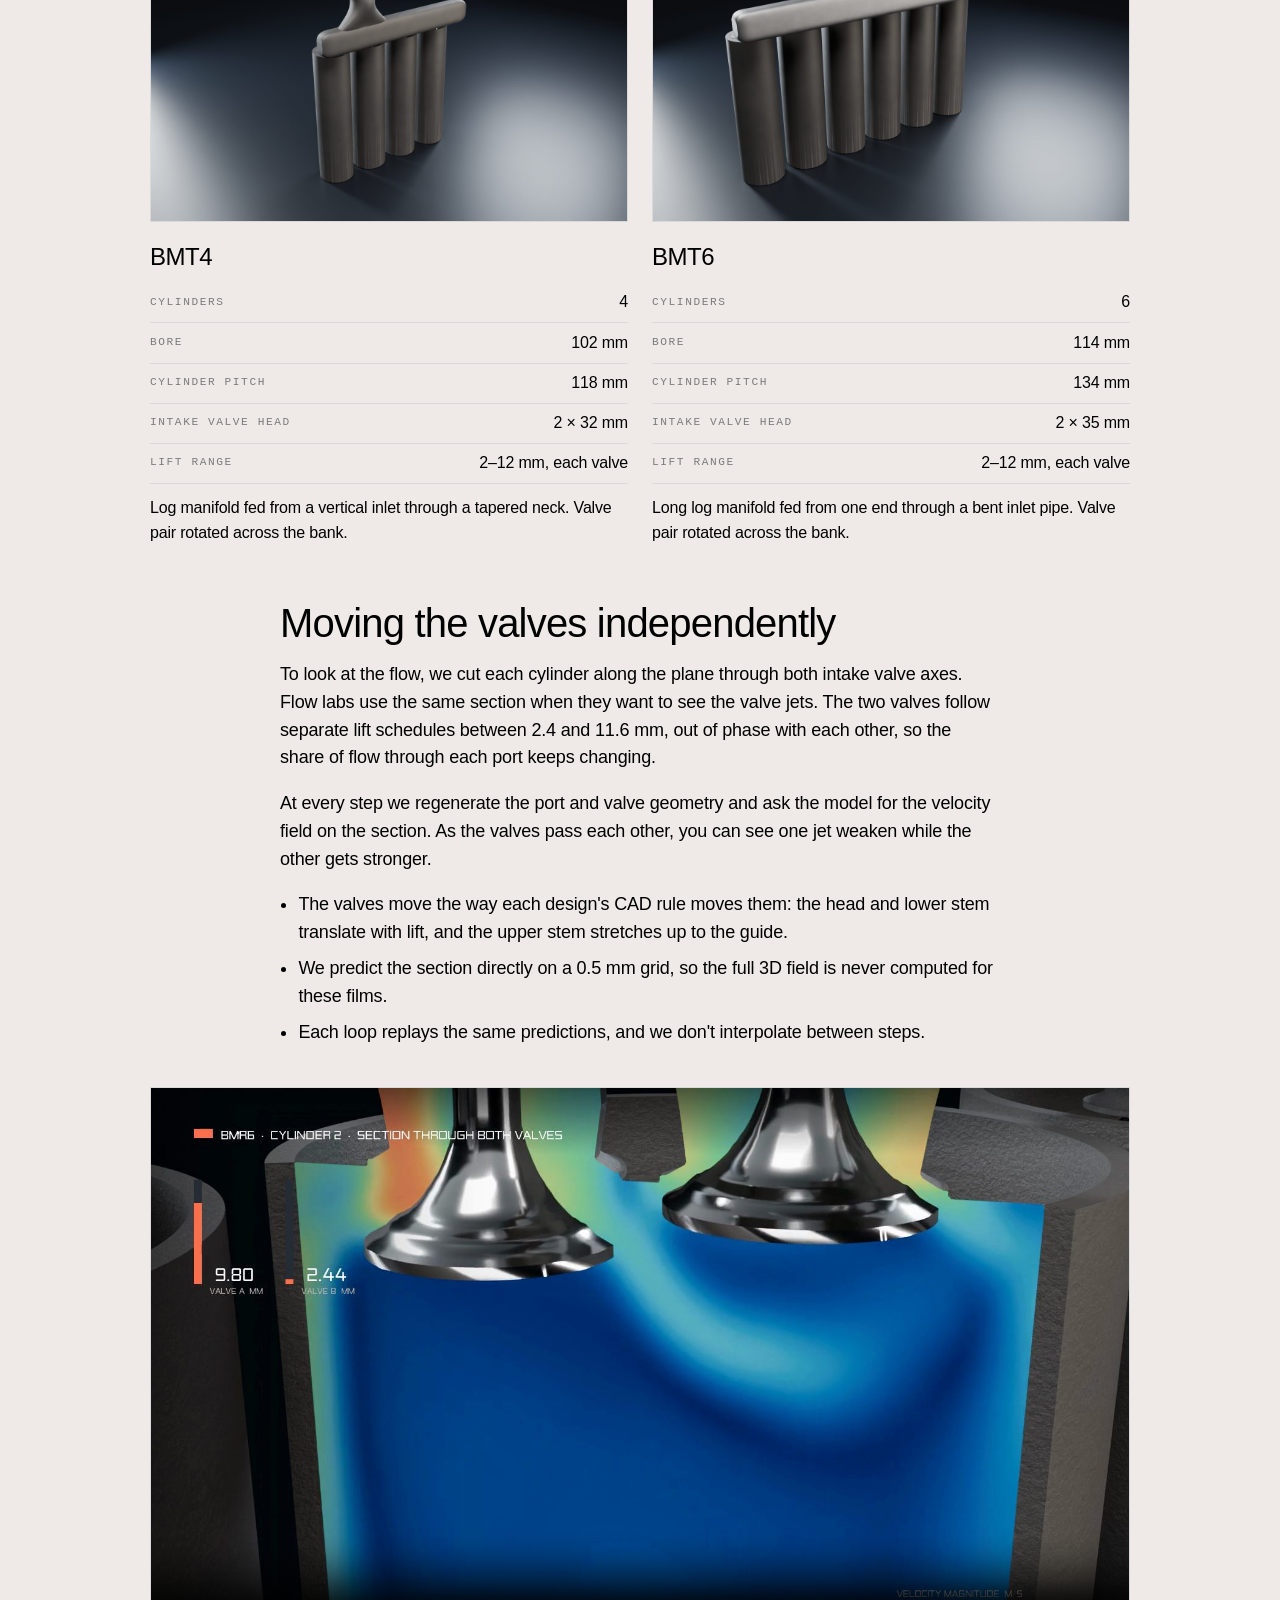
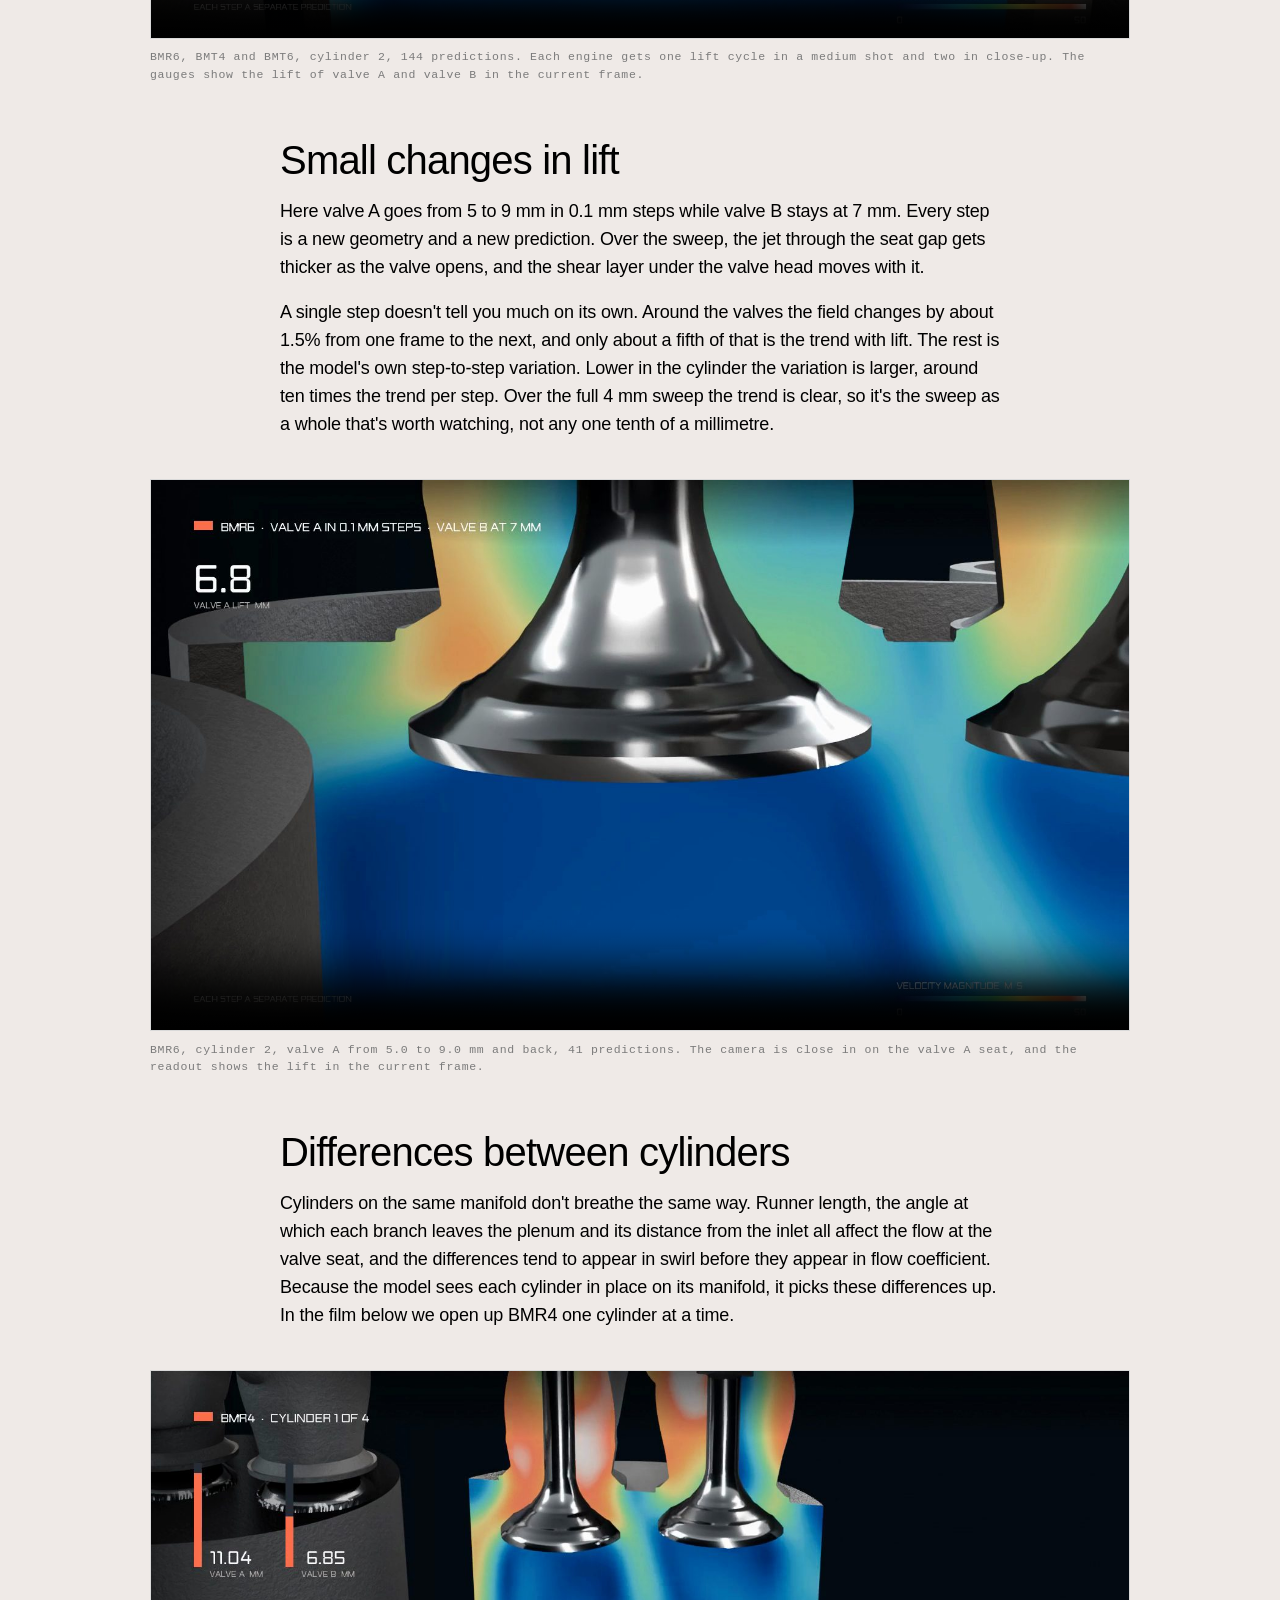
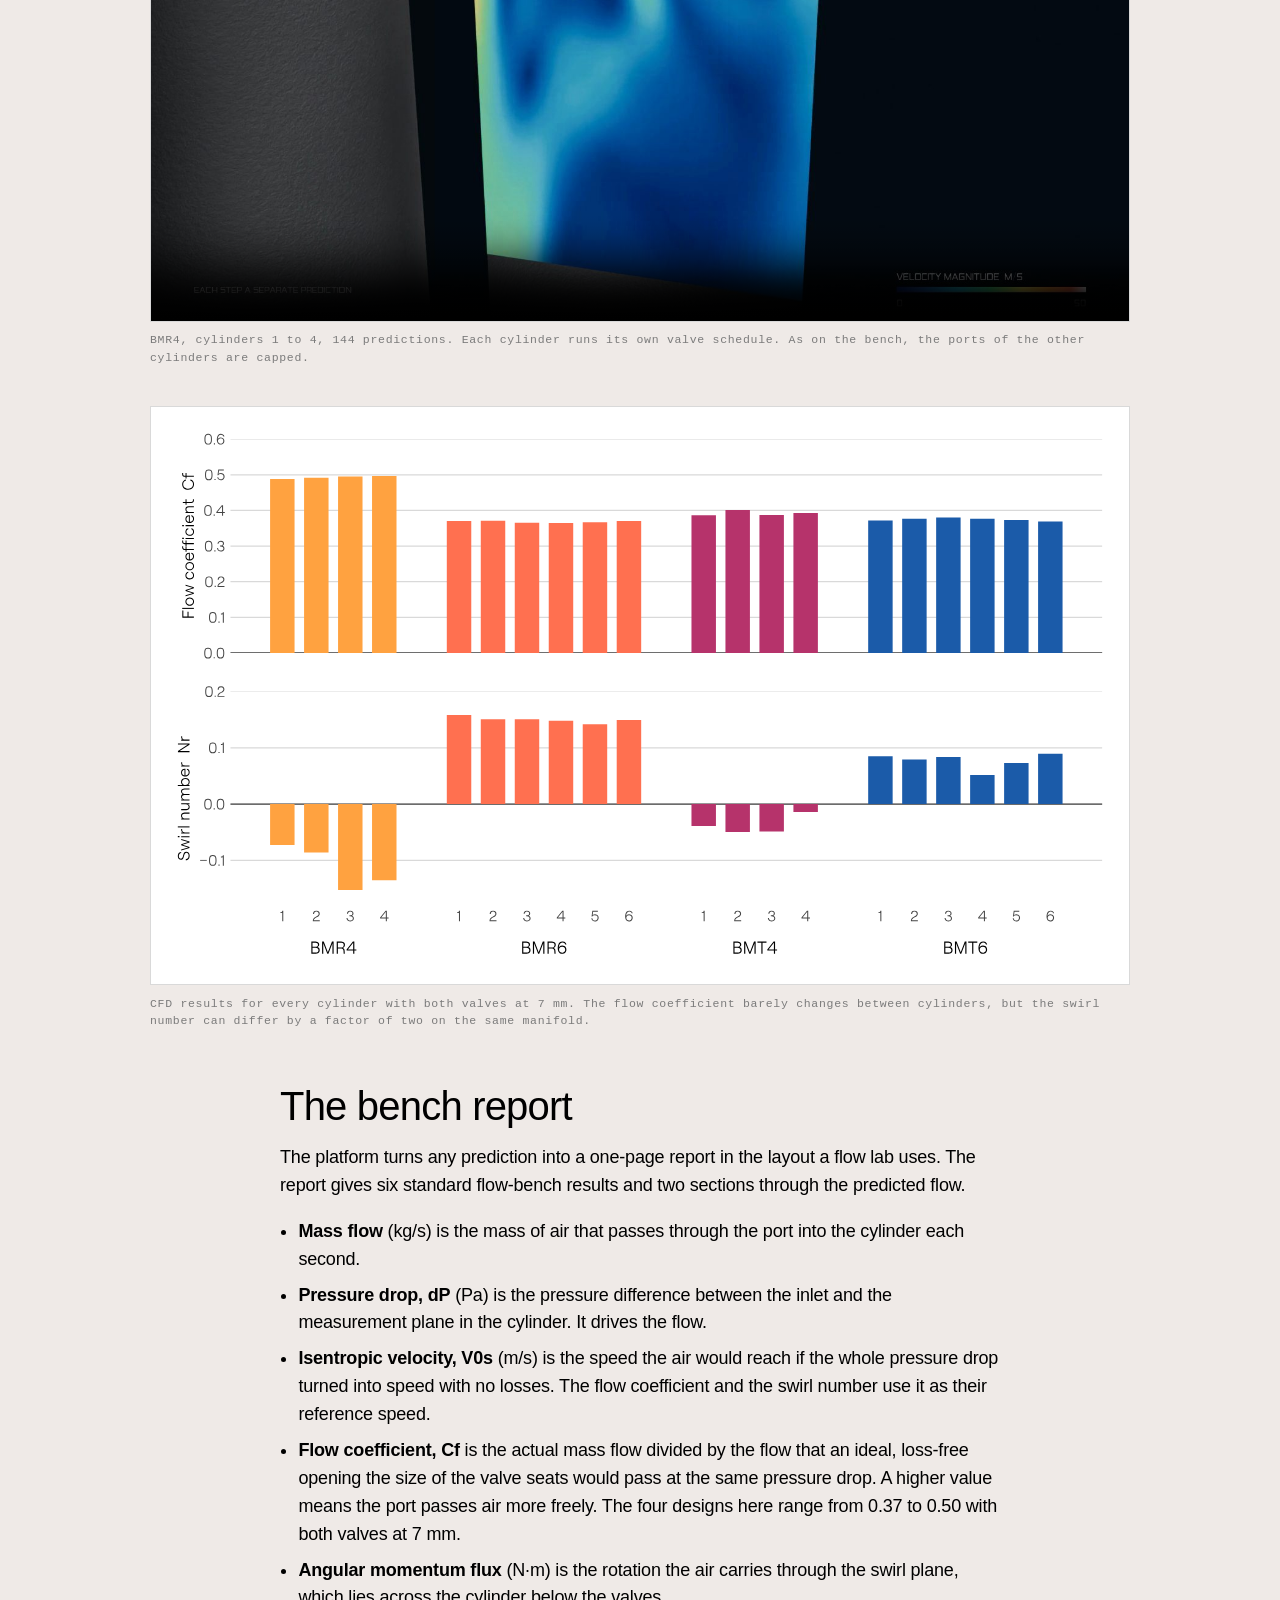
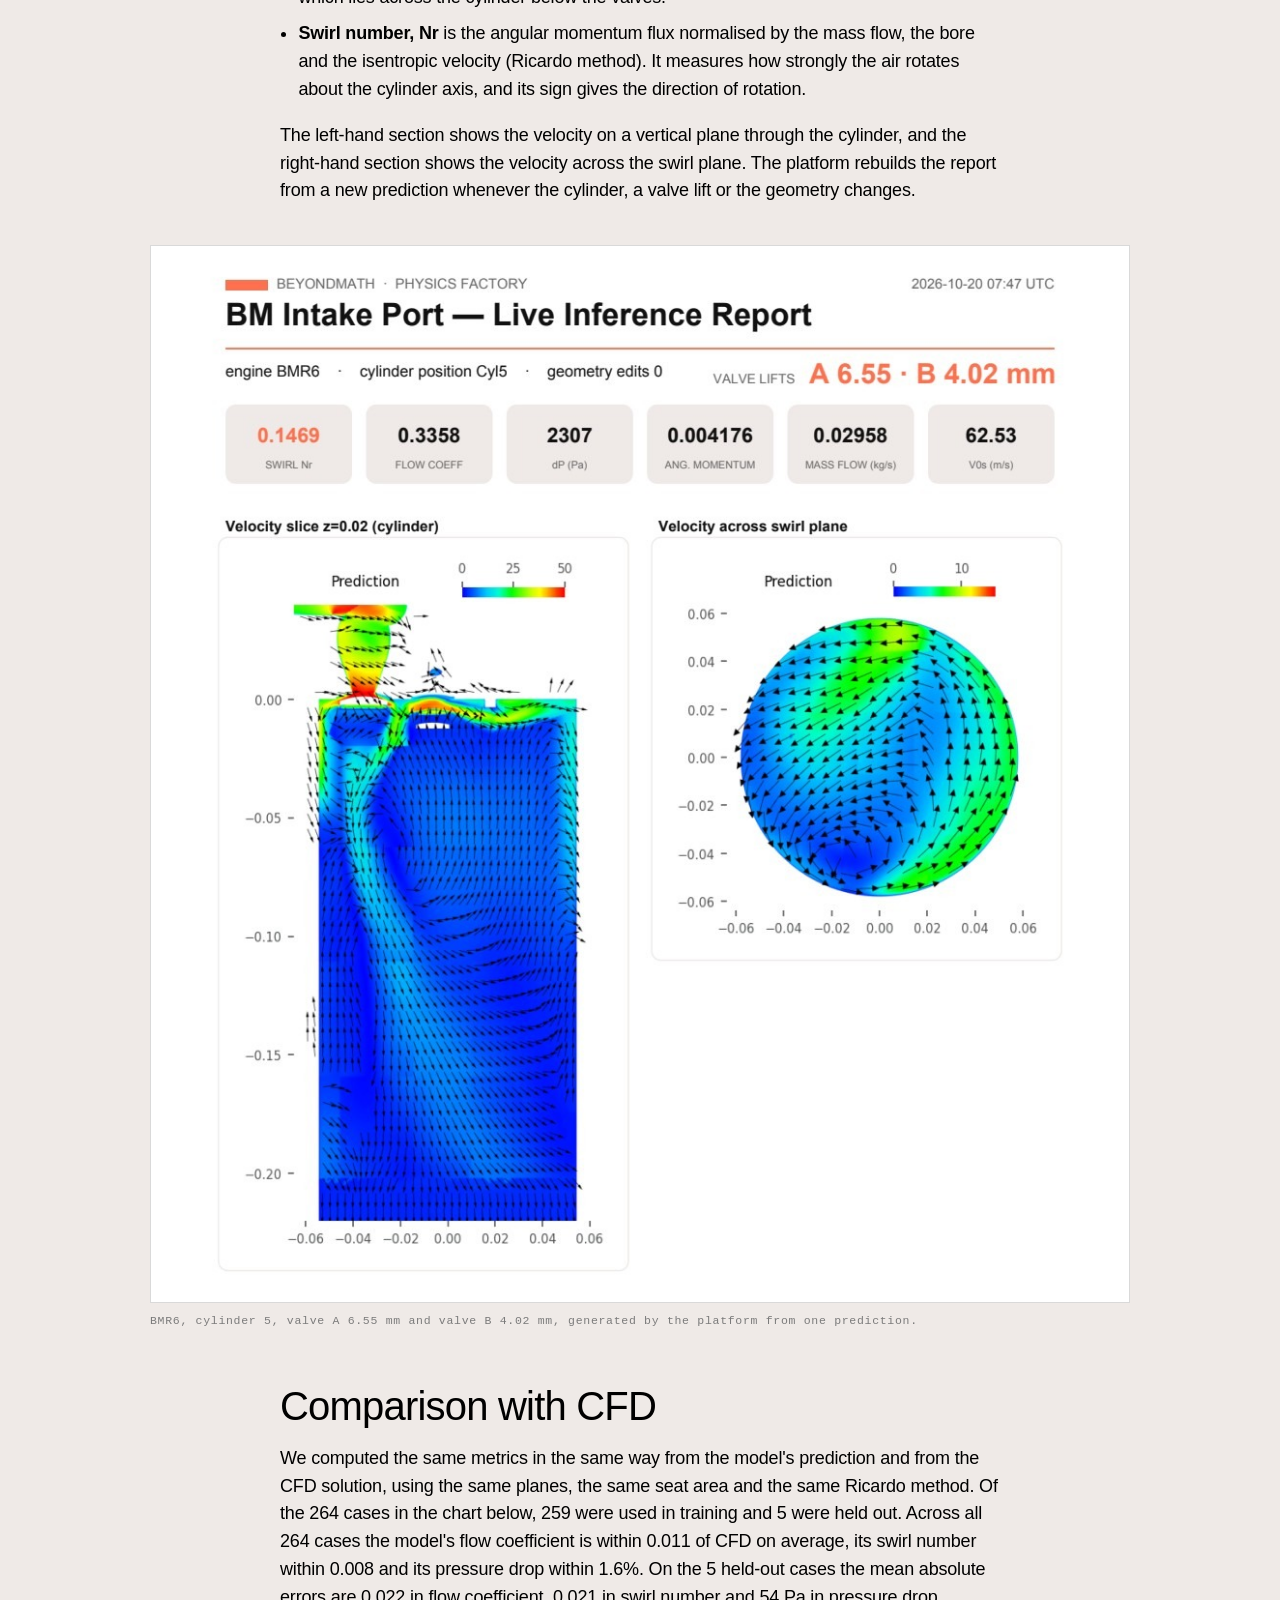
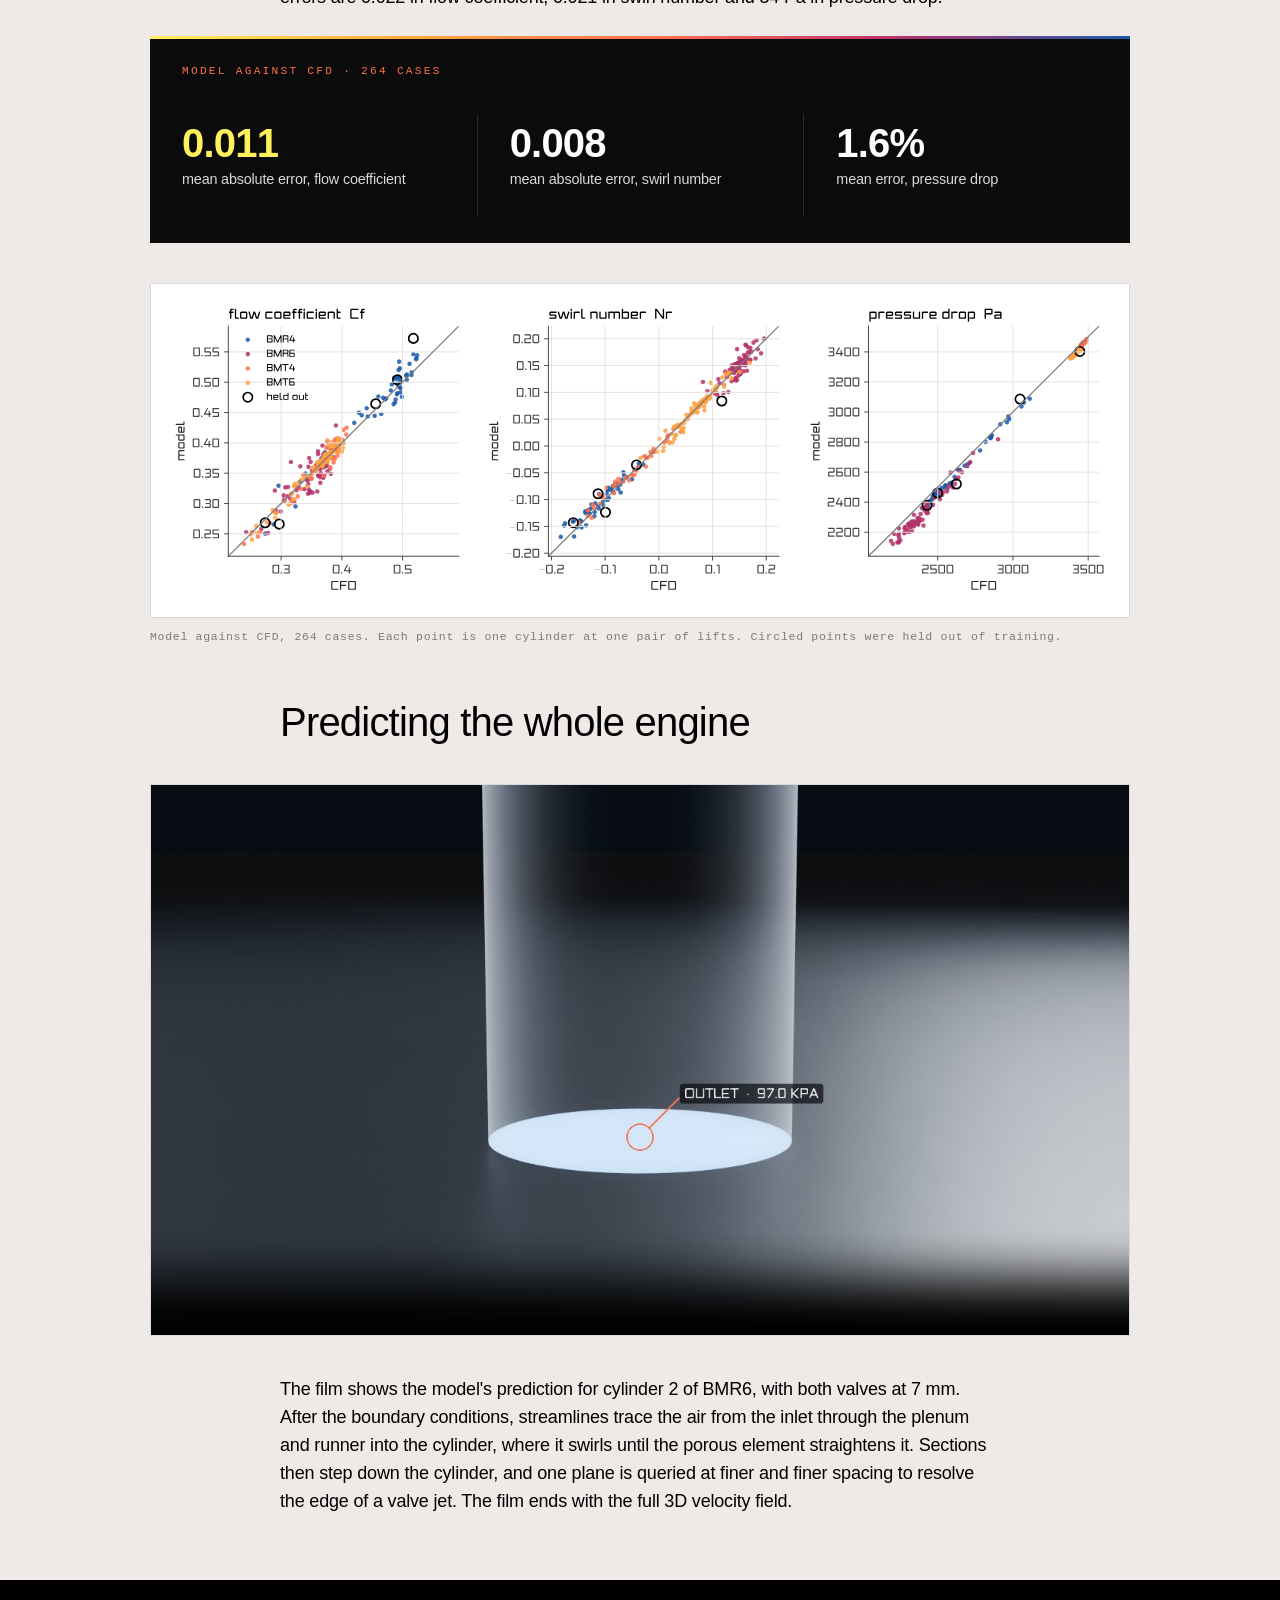
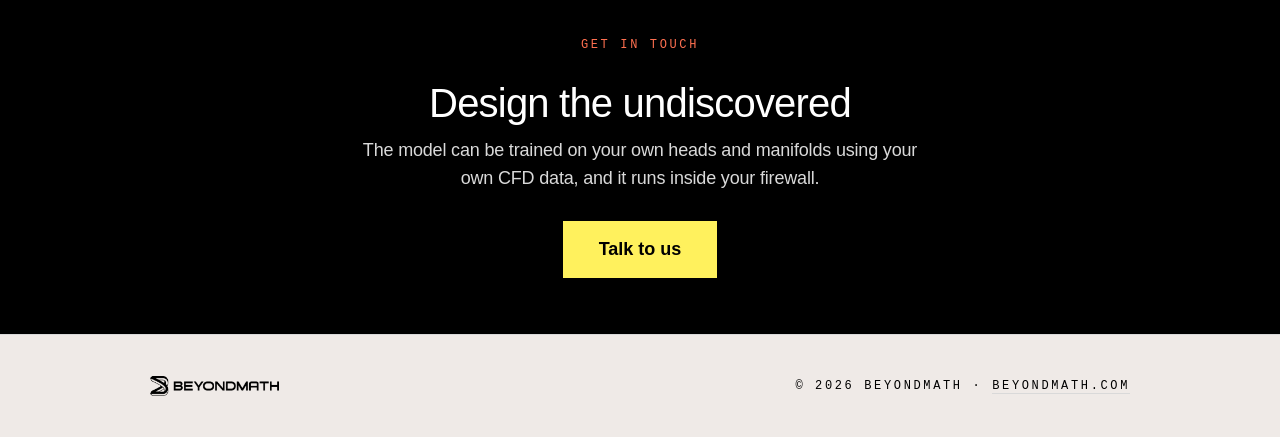
<file: posts/20261019-internal-flow-engines/index.html>
<!doctype html>
<html lang="en">
<head>
<meta charset="utf-8">
<meta name="viewport" content="width=device-width, initial-scale=1">

<title>Predicting Intake Flow at Any Valve Lift — BeyondMath</title>
<meta name="description" content="Four engine intake designs put through BeyondMath's foundational model of internal flow: the full velocity field at any valve lift and in any cylinder, with flow coefficient and swirl checked against CFD.">
<meta name="author" content="BeyondMath">
<meta name="robots" content="index, follow">
<link rel="canonical" href="https://blog.beyondmath.com/posts/20261019-internal-flow-engines/">

<!-- Open Graph / Facebook / LinkedIn -->
<meta property="og:type" content="article">
<meta property="og:site_name" content="BeyondMath">
<meta property="og:title" content="Predicting Intake Flow at Any Valve Lift">
<meta property="og:description" content="Four engine intake designs put through BeyondMath's foundational model of internal flow: the full velocity field at any valve lift and in any cylinder, with flow coefficient and swirl checked against CFD.">
<meta property="og:url" content="https://blog.beyondmath.com/posts/20261019-internal-flow-engines/">
<meta property="og:image" content="https://blog.beyondmath.com/posts/20261019-internal-flow-engines/assets/og-share-image.webp">
<meta property="og:image:width" content="1200">
<meta property="og:image:height" content="630">
<meta property="og:image:alt" content="Four engine intake systems rendered in metal">
<meta property="article:published_time" content="2026-10-19">
<meta property="article:author" content="BeyondMath">

<!-- Twitter / X -->
<meta name="twitter:card" content="summary_large_image">
<meta name="twitter:title" content="Predicting Intake Flow at Any Valve Lift">
<meta name="twitter:description" content="Four engine intake designs put through BeyondMath's foundational model of internal flow: the full velocity field at any valve lift and in any cylinder, with flow coefficient and swirl checked against CFD.">
<meta name="twitter:image" content="https://blog.beyondmath.com/posts/20261019-internal-flow-engines/assets/og-share-image.webp">

<link rel="icon" type="image/png" href="../../assets/images/favicon.png">
<link rel="apple-touch-icon" href="../../assets/images/apple-touch-icon.png">
<meta name="theme-color" content="#EFEAE7">

<script type="application/ld+json">
{
  "@context": "https://schema.org",
  "@type": "BlogPosting",
  "headline": "Predicting Intake Flow at Any Valve Lift",
  "description": "Four engine intake designs put through BeyondMath's foundational model of internal flow: the full velocity field at any valve lift and in any cylinder, with flow coefficient and swirl checked against CFD.",
  "image": "https://blog.beyondmath.com/posts/20261019-internal-flow-engines/assets/og-share-image.webp",
  "url": "https://blog.beyondmath.com/posts/20261019-internal-flow-engines/",
  "datePublished": "2026-10-19",
  "author": { "@type": "Organization", "name": "BeyondMath", "url": "https://www.beyondmath.com" },
  "publisher": {
    "@type": "Organization",
    "name": "BeyondMath",
    "logo": { "@type": "ImageObject", "url": "https://blog.beyondmath.com/assets/images/beyondmath-logo.webp" }
  },
  "mainEntityOfPage": { "@type": "WebPage", "@id": "https://blog.beyondmath.com/posts/20261019-internal-flow-engines/" }
}
</script>

<style>
/* Fonts — same files served by beyondmath.com; remove inside Webflow */
@font-face{
  font-family:'Roobert';
  src:url('https://cdn.prod.website-files.com/69123307c6b1ae30d9ce0e14/6912ff278322d68bfd560a2b_RoobertVF-Regular-TRIAL.woff2') format('woff2');
  font-weight:300 900;font-style:normal;font-display:swap;
}
@font-face{
  font-family:'Plasmaa Rondje';
  src:url('https://cdn.prod.website-files.com/69123307c6b1ae30d9ce0e14/6912ff2757cc085300827894_PlasmaaTRIAL-Rondje.woff2') format('woff2');
  font-weight:400;font-style:normal;font-display:swap;
}

/* Page shell for standalone preview only — Webflow provides its own body */
html,body{margin:0;padding:0;background:#EFEAE7;}

/* ── Scoped post styles ─────────────────────────────────────────── */
.bm-post{
  --steel:#EFEAE7;--black:#000;--white:#FFF;
  --grey1:#D9D9D9;--grey2:#7B7B7B;--grey3:#444;
  --yellow:#FFF15D;--amber:#FFA340;--orange:#FF7050;--magenta:#B7336C;--blue:#1C5BAA;
  --gradient:linear-gradient(90deg,#FFF15D 0%,#FFA340 28%,#FF7050 52%,#B7336C 76%,#1C5BAA 100%);
  --sans:'Roobert','Helvetica Neue',Helvetica,Arial,sans-serif;
  --tech:'Plasmaa Rondje',ui-monospace,'SF Mono',Menlo,monospace;
  font-family:var(--sans);
  background:var(--steel);
  color:var(--black);
  font-size:1.125rem;
  line-height:1.55;
  letter-spacing:-.18px;
  padding:3rem 1.25rem 0;
}
.bm-post *{box-sizing:border-box;}

/* column widths: prose narrow, media wide */
.bm-post .bm-col{max-width:720px;margin:0 auto;}
.bm-post .bm-wide{max-width:980px;margin:0 auto;}

/* eyebrow */
.bm-post .bm-eyebrow{
  font-family:var(--tech);
  font-size:.75rem;
  letter-spacing:.22em;
  text-transform:uppercase;
  color:var(--orange);
  margin:0 0 1.25rem;
}

/* headings */
.bm-post h1{
  font-family:var(--sans);
  font-size:clamp(2.5rem,6vw,4.25rem);
  font-weight:400;
  line-height:1.02;
  letter-spacing:-.03em;
  margin:0 0 1.5rem;
}
.bm-post h1 .bm-o{color:var(--orange);}
.bm-post h2{
  font-family:var(--sans);
  font-size:clamp(1.75rem,3.5vw,2.5rem);
  font-weight:400;
  line-height:1.08;
  letter-spacing:-.02em;
  margin:3.5rem 0 1rem;
}
.bm-post .bm-standfirst{
  font-size:clamp(1.25rem,2.2vw,1.5rem);
  line-height:1.3;
  letter-spacing:-.02em;
  color:var(--black);
  margin:0 0 1rem;
}
.bm-post .bm-meta{
  font-family:var(--tech);
  font-size:.75rem;
  letter-spacing:.18em;
  text-transform:uppercase;
  color:var(--grey2);
  margin:0 0 2.5rem;
}

.bm-post p{margin:0 0 1.1rem;}
.bm-post strong{font-weight:600;}
.bm-post a{color:var(--black);text-decoration-color:var(--orange);text-decoration-thickness:2px;text-underline-offset:3px;}

/* gradient rule */
.bm-post .bm-rule{height:3px;background:var(--gradient);border:0;margin:3rem auto;}

/* generic prose lists (options lists etc.) */
.bm-post section.bm-col > ul{margin:0 0 1.1rem;padding-left:1.15rem;}
.bm-post section.bm-col > ul li{margin:0 0 .5rem;}
.bm-post section.bm-col > ul li:last-child{margin-bottom:0;}

/* exec summary — stat row */
.bm-post .bm-stats{
  background:#0b0b0b;color:var(--white);
  margin:1.5rem 0 1.25rem;
  position:relative;
}
.bm-post .bm-stats::before{
  content:"";display:block;height:3px;background:var(--gradient);
}
.bm-post .bm-stats-head{
  font-family:var(--tech);font-size:.7rem;letter-spacing:.2em;text-transform:uppercase;
  color:var(--orange);padding:1.5rem 2rem 0;
}
.bm-post .bm-stat-row{
  display:grid;grid-template-columns:repeat(3,1fr);
  padding:1rem 0 1.75rem;
}
.bm-post .bm-stat{
  padding:.5rem 2rem;text-align:left;
  border-left:1px solid #2a2a2a;
}
.bm-post .bm-stat:first-child{border-left:0;}
.bm-post .bm-stat .bm-stat-value{
  font-family:var(--sans);font-weight:600;font-size:2.5rem;
  line-height:1.05;letter-spacing:-.02em;
  color:var(--white);margin:0 0 .35rem;
}
.bm-post .bm-stat:first-child .bm-stat-value{color:var(--yellow);}
.bm-post .bm-stat .bm-stat-label{
  font-size:.9rem;line-height:1.35;color:var(--grey1);
}
@media (max-width:640px){
  .bm-post .bm-stat-row{grid-template-columns:1fr;}
  .bm-post .bm-stat{border-left:0;border-top:1px solid #2a2a2a;padding:1.1rem 2rem;}
  .bm-post .bm-stat:first-child{border-top:0;}
}

/* tables */
.bm-post .bm-tablewrap{overflow-x:auto;margin:1.5rem 0;}
.bm-post table{
  border-collapse:collapse;width:100%;
  background:var(--steel);
  font-size:.95rem;letter-spacing:0;
}
.bm-post caption{
  caption-side:top;text-align:left;
  font-family:var(--tech);font-size:.7rem;letter-spacing:.18em;text-transform:uppercase;
  color:var(--grey2);padding:0 0 .5rem;
}
.bm-post th,.bm-post td{
  border:1px solid var(--grey1);
  padding:.6rem .9rem;text-align:left;
}
.bm-post th{font-weight:600;background:var(--black);color:var(--white);border-color:var(--black);}
.bm-post tr.bm-win td{background:var(--yellow);}
.bm-post td.bm-best{font-weight:700;}

/* figures */
.bm-post figure{margin:2rem 0;}
.bm-post figure.bm-wide{margin:2.5rem auto;}
.bm-post figure.bm-hero{max-width:490px;}
.bm-post figure img{width:100%;height:auto;display:block;border:1px solid var(--grey1);}
.bm-post figcaption{
  font-family:var(--tech);font-size:.72rem;letter-spacing:.06em;
  color:var(--grey2);margin-top:.6rem;line-height:1.5;
}
.bm-post .bm-pair{display:grid;grid-template-columns:1fr 1fr;gap:1rem;}
@media (max-width:640px){.bm-post .bm-pair{grid-template-columns:1fr;}}

/* video embed */
.bm-post .bm-video{
  width:100%;height:auto;display:block;
  border:1px solid var(--grey1);
  background:#000;
}

/* agent log panel */
.bm-post .bm-log{
  background:#0b0b0b;color:var(--white);
  padding:1.75rem 2rem;margin:2rem 0;
  font-size:1rem;
}
.bm-post .bm-log .bm-log-head{
  font-family:var(--tech);font-size:.7rem;letter-spacing:.2em;text-transform:uppercase;
  color:var(--orange);margin:0 0 1rem;
}
.bm-post .bm-log p{margin:0 0 .35rem;color:var(--grey1);}
.bm-post .bm-log p:last-child{margin:0;}
.bm-post .bm-log em{color:var(--white);font-style:normal;font-weight:600;}

/* pull line */
.bm-post .bm-pull{
  font-size:clamp(1.35rem,2.4vw,1.75rem);line-height:1.25;letter-spacing:-.02em;
  border-left:4px solid var(--orange);
  padding-left:1.25rem;margin:2.5rem 0;
}

/* site header / footer bars — bookend the article, link back to beyondmath.com
   NOTE: these sit outside .bm-post, so they cannot use its scoped custom
   properties (--tech, --black, etc.) — values are hardcoded here instead. */
.bm-sitebar{
  background:#EFEAE7;
  padding:1.25rem 1.25rem;
}
.bm-sitebar-inner{
  max-width:980px;margin:0 auto;
  display:flex;align-items:center;justify-content:space-between;
  flex-wrap:wrap;gap:.75rem;
}
.bm-sitebar-logo{display:block;line-height:0;}
.bm-sitebar-logo img{height:22px;width:auto;display:block;}
.bm-sitebar-tag{
  font-family:'Plasmaa Rondje',ui-monospace,'SF Mono',Menlo,monospace;
  font-size:.75rem;letter-spacing:.22em;text-transform:uppercase;
  color:#000;
}
.bm-sitebar-tag a{color:#000;text-decoration:none;border-bottom:1px solid #D9D9D9;}
.bm-sitebar-tag a:hover{border-color:#000;}

.bm-sitefoot{
  background:#EFEAE7;
  border-top:1px solid #D9D9D9;
  padding:2rem 1.25rem;
  margin-top:0;
}
.bm-sitefoot-inner{
  max-width:980px;margin:0 auto;
  display:flex;align-items:center;justify-content:space-between;
  flex-wrap:wrap;gap:1rem;
}
.bm-sitefoot-logo{display:block;line-height:0;}
.bm-sitefoot-logo img{height:20px;width:auto;display:block;}
.bm-sitefoot-meta{
  font-family:'Plasmaa Rondje',ui-monospace,'SF Mono',Menlo,monospace;
  font-size:.75rem;letter-spacing:.22em;text-transform:uppercase;
  color:#000;text-align:right;
}
.bm-sitefoot-meta a{color:#000;text-decoration:none;border-bottom:1px solid #D9D9D9;}
.bm-sitefoot-meta a:hover{border-color:#000;}

/* CTA */
.bm-post .bm-cta{
  background:var(--black);color:var(--white);
  padding:3.5rem 2rem;margin:4rem -1.25rem 0;
  text-align:center;
}
.bm-post .bm-cta h2{margin:0 0 .75rem;color:var(--white);}
.bm-post .bm-cta p{color:var(--grey1);max-width:560px;margin:0 auto 1.75rem;}
.bm-post .bm-cta a.bm-btn{
  display:inline-block;background:var(--yellow);color:var(--black);
  font-weight:600;text-decoration:none;
  padding:.9rem 2.2rem;letter-spacing:0;
}
.bm-post .bm-cta a.bm-btn:hover{background:var(--white);}
</style>
<style>
/* ── Additions for this post ─────────────────────────────────────── */
.bm-post .bm-stats.bm-wide{margin-left:auto;margin-right:auto;}
.bm-post .bm-stat-row.bm-four{grid-template-columns:repeat(4,1fr);}
@media (max-width:820px){.bm-post .bm-stat-row.bm-four{grid-template-columns:1fr 1fr;}}
@media (max-width:640px){.bm-post .bm-stat-row.bm-four{grid-template-columns:1fr;}}

.bm-post .bm-engines{display:grid;grid-template-columns:1fr 1fr;gap:2rem 1.5rem;margin:2rem auto;}
@media (max-width:720px){.bm-post .bm-engines{grid-template-columns:1fr;}}
.bm-post .bm-engine h3{font-family:var(--sans);font-weight:400;font-size:1.5rem;letter-spacing:-.02em;margin:1rem 0 .25rem;}
.bm-post .bm-engine p{font-size:1rem;margin:.75rem 0 0;}
.bm-post .bm-specs{margin:.5rem 0 0;}
.bm-post .bm-spec{
  display:flex;justify-content:space-between;gap:1rem;
  padding:.45rem 0;border-bottom:1px solid var(--grey1);font-size:1rem;
}
.bm-post .bm-spec dt{
  font-family:var(--tech);font-size:.7rem;letter-spacing:.14em;
  text-transform:uppercase;color:var(--grey2);margin:0;padding-top:.2rem;
}
.bm-post .bm-spec dd{margin:0;text-align:right;font-variant-numeric:tabular-nums;}

.bm-post figure img.bm-chart{background:var(--white);padding:1rem;}

.bm-post .bm-snag{
  border-left:4px solid var(--grey1);
  padding:.1rem 0 .1rem 1.25rem;margin:1.75rem 0;
}
.bm-post .bm-snag .bm-snag-head{
  font-family:var(--tech);font-size:.7rem;letter-spacing:.2em;
  text-transform:uppercase;color:var(--grey2);margin:0 0 .5rem;
}
.bm-post .bm-snag p:last-child{margin:0;}

.bm-post .bm-fine{font-size:.85rem;line-height:1.5;color:var(--grey3);margin:2.5rem auto 0;}
</style>

<!-- Google tag (gtag.js) -->
<script async src="https://www.googletagmanager.com/gtag/js?id=G-9VE89G9J6V"></script>
<script>
  window.dataLayer = window.dataLayer || [];
  function gtag(){dataLayer.push(arguments);}
  gtag('js', new Date());
  gtag('config', 'G-9VE89G9J6V');
</script>
</head>
<body>

<!-- ── Site bar — links back to the main beyondmath.com site ── -->
<div class="bm-sitebar">
  <div class="bm-sitebar-inner">
    <a class="bm-sitebar-logo" href="https://www.beyondmath.com" aria-label="BeyondMath home">
      <img src="../../assets/images/beyondmath-logo.webp" alt="BeyondMath" width="900" height="140">
    </a>
    <p class="bm-sitebar-tag"><a href="../../index.html">Developer Blog</a> · <a href="https://www.beyondmath.com">beyondmath.com</a></p>
  </div>
</div>

<article class="bm-post">

  <header class="bm-col">
    <p class="bm-eyebrow">Physics AI · internal flow · engine intake</p>
    <h1>Predicting intake flow at <span class="bm-o">any valve lift</span></h1>
    <p class="bm-standfirst">BeyondMath's foundational AI model of physics predicts the flow through an engine's intake system directly from its geometry. It needs no mesh and no solver, and each case takes about 15 seconds on a laptop CPU. This article applies the model to four intake designs and shows the velocity field at any combination of valve lifts in any cylinder, the standard flow-bench metrics, and a comparison with CFD.</p>
    <p class="bm-meta">BeyondMath · October 2026</p>
  </header>

  <figure class="bm-wide">
    <video class="bm-video" loop muted playsinline controls preload="metadata" poster="assets/internal-flow-hero-poster.jpg">
      <source src="assets/internal-flow-hero.mp4" type="video/mp4">
    </video>
    <figcaption>The four designs, then a cut through cylinder 2 of BMR6. The cut runs along the plane through both intake valves.</figcaption>
  </figure>

  <section class="bm-col">
    <h2>The intake flow problem</h2>
    <p>A piston engine draws air into each cylinder through the intake manifold, the intake ports and the intake valves. The amount of air and the way it moves inside the cylinder determine the engine's power, fuel consumption and emissions. Engineers describe intake flow with two numbers. The flow coefficient measures how freely air passes the valves. The swirl number measures how strongly the air rotates about the cylinder axis, which governs how well fuel and air mix before combustion. Every intake design is a trade-off between generating more swirl and passing enough air.</p>
    <p>Engine manufacturers in automotive, commercial vehicle, off-highway, marine and power generation all have to design for intake flow. The port and manifold geometry determine it. It changes with valve lift, from one cylinder to the next on the same manifold, and between the two intake valves when they open by different amounts.</p>
    <p>The drawing below labels the parts of an intake system that this article refers to, using BMR4, one of the four engines in this article, as the example. Air enters at the inlet and collects in the plenum. A runner and an intake port then carry it to each cylinder, and two intake valves let it in. The valve lift is the distance each valve opens. The bore is the cylinder diameter, and the bank is the row of cylinders. The inlet, plenum and runners together form the intake manifold.</p>
  </section>

  <figure class="bm-wide">
    <img src="assets/engine-anatomy.webp" alt="Engineering drawing of the BMR4 intake system: front view, side view and a section through both intake valves of cylinder 1, with the inlet, plenum, runner, intake port, intake valves, valve lift, cylinder, bore and bank labelled" width="1960" height="1722">
    <figcaption>BMR4 intake system. Section A–A cuts through both intake valves of cylinder 1, which is the plane used for the flow films later in this article. Both valves are at 9&nbsp;mm lift.</figcaption>
  </figure>

  <section class="bm-col">
    <h2>Current workflow constraints</h2>
    <p>Engineers measure intake flow on a flow bench or simulate it with CFD. Both are expensive for each data point.</p>
    <ul>
      <li><strong>Flow bench testing.</strong> A flow bench draws air through a cylinder head at a fixed pressure difference and records the flow rate and swirl at a series of fixed valve lifts. Each configuration needs a physical part, and each lift is a separate measurement.</li>
      <li><strong>CFD.</strong> Each combination of geometry and valve lift is a separate case that has to be meshed, solved and post-processed, which typically takes hours of compute. Covering every cylinder across the full lift range multiplies that cost by the number of cases.</li>
      <li><strong>Limited coverage.</strong> Most programmes therefore test one representative cylinder at a handful of valve lifts.</li>
    </ul>
    <p>BeyondMath's foundational AI model of physics returns the velocity field directly from the surface geometry and the boundary conditions, with no mesh and no solver iterations. We compute the bench metrics from each prediction with the same post-processing we use on the CFD results. The rest of this article applies the model to four intake designs, BMR4, BMR6, BMT4 and BMT6, and compares the results with CFD.</p>
  </section>

  <div class="bm-stats bm-wide">
    <p class="bm-stats-head">This post in numbers</p>
    <div class="bm-stat-row bm-four">
      <div class="bm-stat"><p class="bm-stat-value">4</p><p class="bm-stat-label">engine designs</p></div>
      <div class="bm-stat"><p class="bm-stat-value">20</p><p class="bm-stat-label">cylinders</p></div>
      <div class="bm-stat"><p class="bm-stat-value">751</p><p class="bm-stat-label">predictions behind this post</p></div>
      <div class="bm-stat"><p class="bm-stat-value">15 s</p><p class="bm-stat-label">per prediction on a laptop CPU</p></div>
    </div>
  </div>

  <hr class="bm-rule bm-col">

  <section class="bm-col">
    <h2>The four engines</h2>
    <p>We picked four designs that differ in the ways that matter most for intake flow. Bores range from 88 to 116&nbsp;mm, and there are two four-cylinder and two six-cylinder engines. BMR4 has a plenum with short runners, as in the drawing above. BMR6 has a long curved runner for each cylinder. BMT4 and BMT6 use log manifolds, which are single straight pipes along the bank with a short branch to each port, fed from opposite ends. BMR4's two intake valves sit side by side along the bank. The other three engines have their valves turned across the bank, which changes which valve drives the swirl and which one opposes it.</p>
    <p>We set up each design the way it would be on a flow bench, with the inlet, manifold, ports, both intake valves and the porous element the bench places in the cylinder. The model receives only the geometry and the boundary conditions.</p>
  </section>

  <div class="bm-engines bm-wide">
      <div class="bm-engine">
        <video class="bm-video" loop muted playsinline preload="metadata" poster="assets/turn-bmr4-poster.jpg"
          aria-label="BMR4 intake system, rotating 360 degrees">
          <source src="assets/turn-bmr4.mp4" type="video/mp4">
        </video>
        <h3>BMR4</h3>
        <dl class="bm-specs">
          <div class="bm-spec"><dt>Cylinders</dt><dd>4</dd></div>
          <div class="bm-spec"><dt>Bore</dt><dd>88 mm</dd></div>
          <div class="bm-spec"><dt>Cylinder pitch</dt><dd>96 mm</dd></div>
          <div class="bm-spec"><dt>Intake valve head</dt><dd>2 × 27 mm</dd></div>
          <div class="bm-spec"><dt>Lift range</dt><dd>2–12 mm, each valve</dd></div>
        </dl>
        <p>Plenum with short runners and a top-entry inlet bend. Valve pair parallel to the bank.</p>
      </div>
      <div class="bm-engine">
        <video class="bm-video" loop muted playsinline preload="metadata" poster="assets/turn-bmr6-poster.jpg"
          aria-label="BMR6 intake system, rotating 360 degrees">
          <source src="assets/turn-bmr6.mp4" type="video/mp4">
        </video>
        <h3>BMR6</h3>
        <dl class="bm-specs">
          <div class="bm-spec"><dt>Cylinders</dt><dd>6</dd></div>
          <div class="bm-spec"><dt>Bore</dt><dd>116 mm</dd></div>
          <div class="bm-spec"><dt>Cylinder pitch</dt><dd>132 mm</dd></div>
          <div class="bm-spec"><dt>Intake valve head</dt><dd>2 × 34 mm</dd></div>
          <div class="bm-spec"><dt>Lift range</dt><dd>2–12 mm, each valve</dd></div>
        </dl>
        <p>Split plenum feeding six long, curved individual runners. Valve pair on a diagonal.</p>
      </div>
      <div class="bm-engine">
        <video class="bm-video" loop muted playsinline preload="metadata" poster="assets/turn-bmt4-poster.jpg"
          aria-label="BMT4 intake system, rotating 360 degrees">
          <source src="assets/turn-bmt4.mp4" type="video/mp4">
        </video>
        <h3>BMT4</h3>
        <dl class="bm-specs">
          <div class="bm-spec"><dt>Cylinders</dt><dd>4</dd></div>
          <div class="bm-spec"><dt>Bore</dt><dd>102 mm</dd></div>
          <div class="bm-spec"><dt>Cylinder pitch</dt><dd>118 mm</dd></div>
          <div class="bm-spec"><dt>Intake valve head</dt><dd>2 × 32 mm</dd></div>
          <div class="bm-spec"><dt>Lift range</dt><dd>2–12 mm, each valve</dd></div>
        </dl>
        <p>Log manifold fed from a vertical inlet through a tapered neck. Valve pair rotated across the bank.</p>
      </div>
      <div class="bm-engine">
        <video class="bm-video" loop muted playsinline preload="metadata" poster="assets/turn-bmt6-poster.jpg"
          aria-label="BMT6 intake system, rotating 360 degrees">
          <source src="assets/turn-bmt6.mp4" type="video/mp4">
        </video>
        <h3>BMT6</h3>
        <dl class="bm-specs">
          <div class="bm-spec"><dt>Cylinders</dt><dd>6</dd></div>
          <div class="bm-spec"><dt>Bore</dt><dd>114 mm</dd></div>
          <div class="bm-spec"><dt>Cylinder pitch</dt><dd>134 mm</dd></div>
          <div class="bm-spec"><dt>Intake valve head</dt><dd>2 × 35 mm</dd></div>
          <div class="bm-spec"><dt>Lift range</dt><dd>2–12 mm, each valve</dd></div>
        </dl>
        <p>Long log manifold fed from one end through a bent inlet pipe. Valve pair rotated across the bank.</p>
      </div>
  </div>

  <section class="bm-col">
    <h2>Moving the valves independently</h2>
    <p>To look at the flow, we cut each cylinder along the plane through both intake valve axes. Flow labs use the same section when they want to see the valve jets. The two valves follow separate lift schedules between 2.4 and 11.6&nbsp;mm, out of phase with each other, so the share of flow through each port keeps changing.</p>
    <p>At every step we regenerate the port and valve geometry and ask the model for the velocity field on the section. As the valves pass each other, you can see one jet weaken while the other gets stronger.</p>
    <ul>
      <li>The valves move the way each design's CAD rule moves them: the head and lower stem translate with lift, and the upper stem stretches up to the guide.</li>
      <li>We predict the section directly on a 0.5&nbsp;mm grid, so the full 3D field is never computed for these films.</li>
      <li>Each loop replays the same predictions, and we don't interpolate between steps.</li>
    </ul>
  </section>

  <figure class="bm-wide">
    <video class="bm-video" loop muted playsinline controls preload="metadata" poster="assets/valves-in-motion-poster.jpg">
      <source src="assets/valves-in-motion.mp4" type="video/mp4">
    </video>
    <figcaption>BMR6, BMT4 and BMT6, cylinder 2, 144 predictions. Each engine gets one lift cycle in a medium shot and two in close-up. The gauges show the lift of valve A and valve B in the current frame.</figcaption>
  </figure>

  <section class="bm-col">
    <h2>Small changes in lift</h2>
    <p>Here valve A goes from 5 to 9&nbsp;mm in 0.1&nbsp;mm steps while valve B stays at 7&nbsp;mm. Every step is a new geometry and a new prediction. Over the sweep, the jet through the seat gap gets thicker as the valve opens, and the shear layer under the valve head moves with it.</p>
    <p>A single step doesn't tell you much on its own. Around the valves the field changes by about 1.5% from one frame to the next, and only about a fifth of that is the trend with lift. The rest is the model's own step-to-step variation. Lower in the cylinder the variation is larger, around ten times the trend per step. Over the full 4&nbsp;mm sweep the trend is clear, so it's the sweep as a whole that's worth watching, not any one tenth of a millimetre.</p>
  </section>

  <figure class="bm-wide">
    <video class="bm-video" loop muted playsinline controls preload="metadata" poster="assets/fine-steps-poster.jpg">
      <source src="assets/fine-steps.mp4" type="video/mp4">
    </video>
    <figcaption>BMR6, cylinder 2, valve A from 5.0 to 9.0&nbsp;mm and back, 41 predictions. The camera is close in on the valve A seat, and the readout shows the lift in the current frame.</figcaption>
  </figure>

  <section class="bm-col">
    <h2>Differences between cylinders</h2>
    <p>Cylinders on the same manifold don't breathe the same way. Runner length, the angle at which each branch leaves the plenum and its distance from the inlet all affect the flow at the valve seat, and the differences tend to appear in swirl before they appear in flow coefficient. Because the model sees each cylinder in place on its manifold, it picks these differences up. In the film below we open up BMR4 one cylinder at a time.</p>
  </section>

  <figure class="bm-wide">
    <video class="bm-video" loop muted playsinline controls preload="metadata" poster="assets/cylinder-by-cylinder-poster.jpg">
      <source src="assets/cylinder-by-cylinder.mp4" type="video/mp4">
    </video>
    <figcaption>BMR4, cylinders 1 to 4, 144 predictions. Each cylinder runs its own valve schedule. As on the bench, the ports of the other cylinders are capped.</figcaption>
  </figure>

  <figure class="bm-wide">
    <img class="bm-chart" src="assets/chart-percyl.svg" alt="CFD flow coefficient and swirl number for every cylinder of the four engines, both valves at 7 mm lift">
    <figcaption>CFD results for every cylinder with both valves at 7&nbsp;mm. The flow coefficient barely changes between cylinders, but the swirl number can differ by a factor of two on the same manifold.</figcaption>
  </figure>

  <section class="bm-col">
    <h2>The bench report</h2>
    <p>The platform turns any prediction into a one-page report in the layout a flow lab uses. The report gives six standard flow-bench results and two sections through the predicted flow.</p>
    <ul>
      <li><strong>Mass flow</strong> (kg/s) is the mass of air that passes through the port into the cylinder each second.</li>
      <li><strong>Pressure drop, dP</strong> (Pa) is the pressure difference between the inlet and the measurement plane in the cylinder. It drives the flow.</li>
      <li><strong>Isentropic velocity, V0s</strong> (m/s) is the speed the air would reach if the whole pressure drop turned into speed with no losses. The flow coefficient and the swirl number use it as their reference speed.</li>
      <li><strong>Flow coefficient, Cf</strong> is the actual mass flow divided by the flow that an ideal, loss-free opening the size of the valve seats would pass at the same pressure drop. A higher value means the port passes air more freely. The four designs here range from 0.37 to 0.50 with both valves at 7&nbsp;mm.</li>
      <li><strong>Angular momentum flux</strong> (N·m) is the rotation the air carries through the swirl plane, which lies across the cylinder below the valves.</li>
      <li><strong>Swirl number, Nr</strong> is the angular momentum flux normalised by the mass flow, the bore and the isentropic velocity (Ricardo method). It measures how strongly the air rotates about the cylinder axis, and its sign gives the direction of rotation.</li>
    </ul>
    <p>The left-hand section shows the velocity on a vertical plane through the cylinder, and the right-hand section shows the velocity across the swirl plane. The platform rebuilds the report from a new prediction whenever the cylinder, a valve lift or the geometry changes.</p>
  </section>

  <figure class="bm-wide">
    <img src="assets/report.jpg" alt="One-page flow-bench report for BMR6 cylinder 5 at valve lifts 6.55 and 4.02 mm">
    <figcaption>BMR6, cylinder 5, valve A 6.55&nbsp;mm and valve B 4.02&nbsp;mm, generated by the platform from one prediction.</figcaption>
  </figure>

  <section class="bm-col">
    <h2>Comparison with CFD</h2>
    <p>We computed the same metrics in the same way from the model's prediction and from the CFD solution, using the same planes, the same seat area and the same Ricardo method. Of the 264 cases in the chart below, 259 were used in training and 5 were held out. Across all 264 cases the model's flow coefficient is within 0.011 of CFD on average, its swirl number within 0.008 and its pressure drop within 1.6%. On the 5 held-out cases the mean absolute errors are 0.022 in flow coefficient, 0.021 in swirl number and 54&nbsp;Pa in pressure drop.</p>
  </section>

  <div class="bm-stats bm-wide">
    <p class="bm-stats-head">Model against CFD · 264 cases</p>
    <div class="bm-stat-row">
      <div class="bm-stat"><p class="bm-stat-value">0.011</p><p class="bm-stat-label">mean absolute error, flow coefficient</p></div>
      <div class="bm-stat"><p class="bm-stat-value">0.008</p><p class="bm-stat-label">mean absolute error, swirl number</p></div>
      <div class="bm-stat"><p class="bm-stat-value">1.6%</p><p class="bm-stat-label">mean error, pressure drop</p></div>
    </div>
  </div>

  <figure class="bm-wide">
    <img class="bm-chart" src="assets/chart-parity.svg" alt="Model against CFD for flow coefficient, swirl number and pressure drop across 264 cases">
    <figcaption>Model against CFD, 264 cases. Each point is one cylinder at one pair of lifts. Circled points were held out of training.</figcaption>
  </figure>

  <section class="bm-col">
    <h2>Predicting the whole engine</h2>
  </section>

  <figure class="bm-wide">
    <video class="bm-video" loop muted playsinline controls preload="metadata" poster="assets/predicting-the-whole-engine-poster.jpg"
      aria-label="BMR6 cylinder 2 in the single-cylinder bench set-up: boundary conditions, streamlines from the predicted field, sections down the cylinder and a query-resolution zoom">
      <source src="assets/predicting-the-whole-engine.mp4" type="video/mp4">
    </video>
  </figure>

  <section class="bm-col">
    <p>The film shows the model's prediction for cylinder 2 of BMR6, with both valves at 7&nbsp;mm. After the boundary conditions, streamlines trace the air from the inlet through the plenum and runner into the cylinder, where it swirls until the porous element straightens it. Sections then step down the cylinder, and one plane is queried at finer and finer spacing to resolve the edge of a valve jet. The film ends with the full 3D velocity field.</p>
  </section>

  <!-- ── CTA ── -->
  <div class="bm-cta">
    <p class="bm-eyebrow" style="color:var(--orange)">Get in touch</p>
    <h2>Design the undiscovered</h2>
    <p>The model can be trained on your own heads and manifolds using your own CFD data, and it runs inside your firewall.</p>
    <a class="bm-btn" href="https://www.beyondmath.com">Talk to us</a>
  </div>

</article>

<!-- ── Site footer — links back to the main beyondmath.com site ── -->
<div class="bm-sitefoot">
  <div class="bm-sitefoot-inner">
    <a class="bm-sitefoot-logo" href="https://www.beyondmath.com" aria-label="BeyondMath home">
      <img src="../../assets/images/beyondmath-logo.webp" alt="BeyondMath" width="900" height="140">
    </a>
    <p class="bm-sitefoot-meta">© 2026 BeyondMath · <a href="https://www.beyondmath.com">beyondmath.com</a></p>
  </div>
</div>

<script>
// Play each video only while it is on screen; pause when scrolled away.
(function(){
  if (!('IntersectionObserver' in window)) return;
  if (window.matchMedia && window.matchMedia('(prefers-reduced-motion: reduce)').matches) return;
  var io = new IntersectionObserver(function(entries){
    entries.forEach(function(e){
      if (e.isIntersecting) { e.target.play().catch(function(){}); }
      else { e.target.pause(); }
    });
  }, { threshold: 0.35 });
  document.querySelectorAll('.bm-post video').forEach(function(v){ io.observe(v); });
})();
</script>

</body>
</html>
</file>
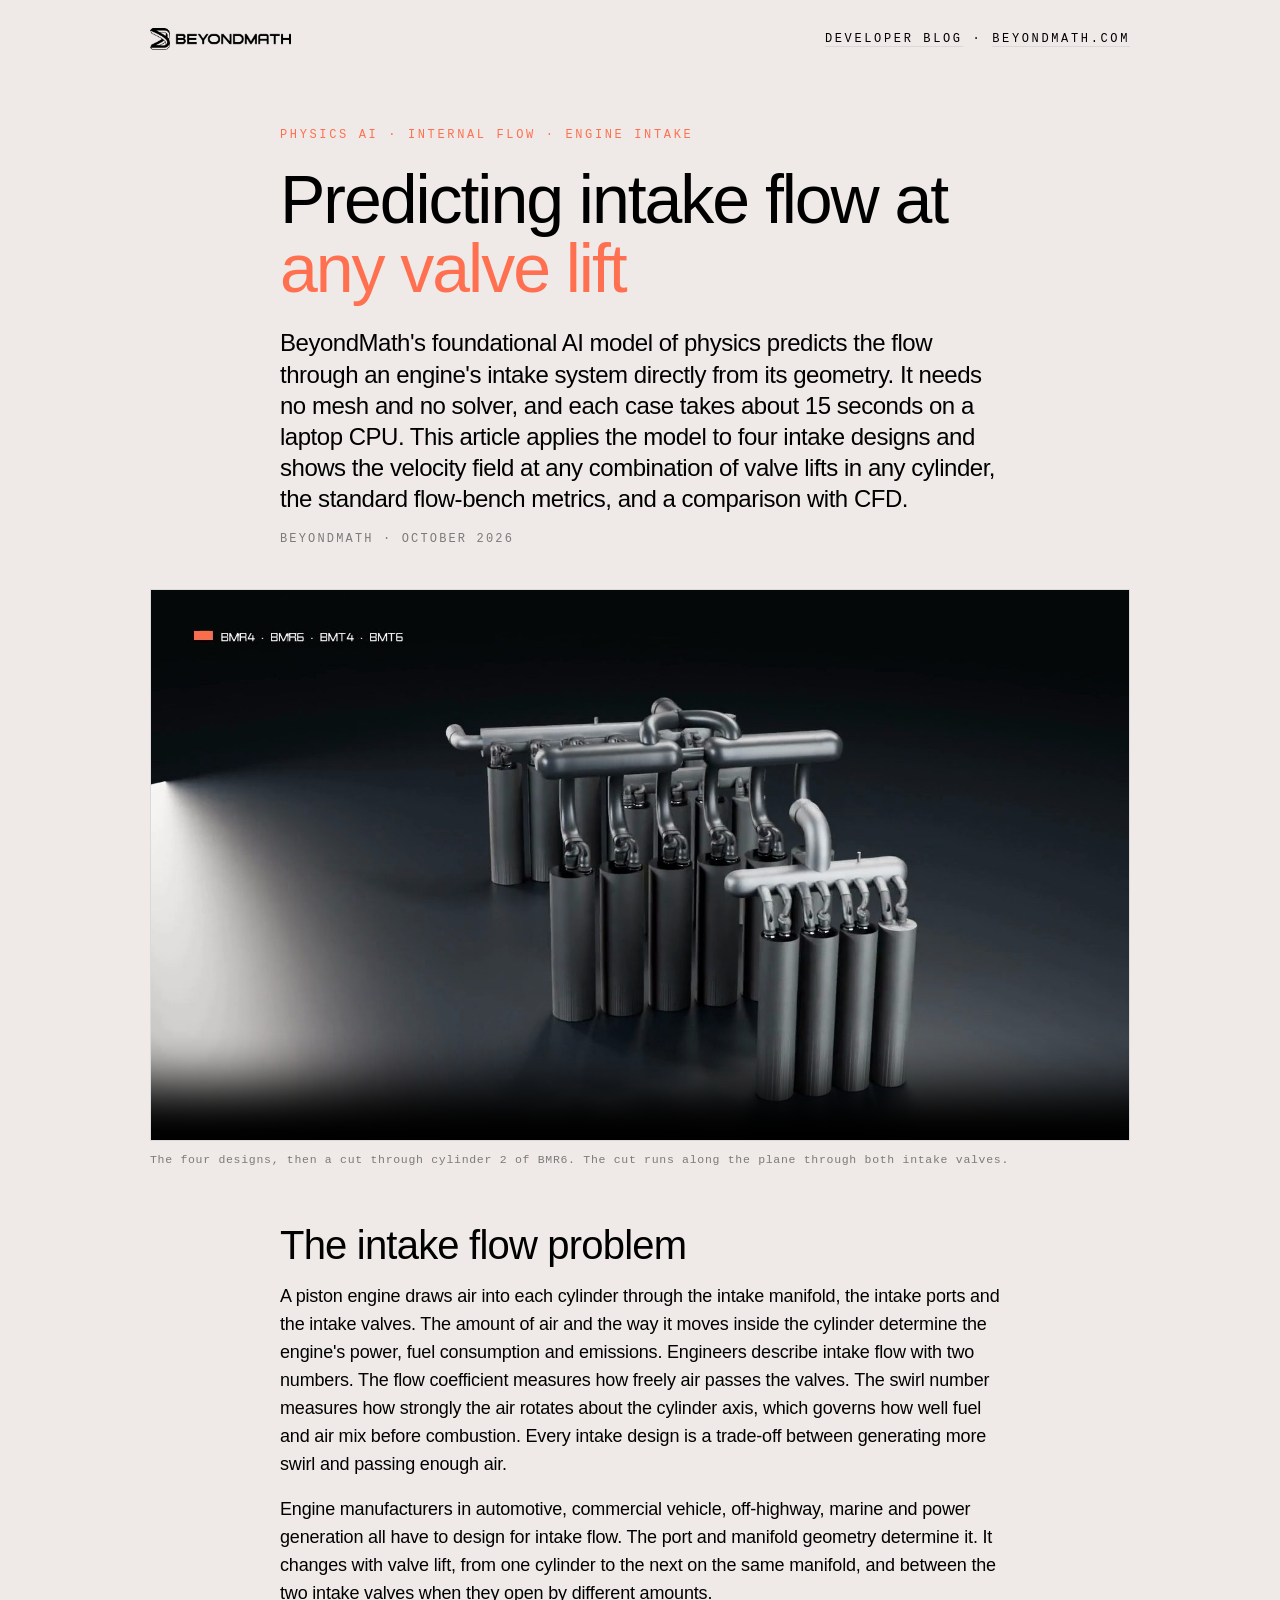
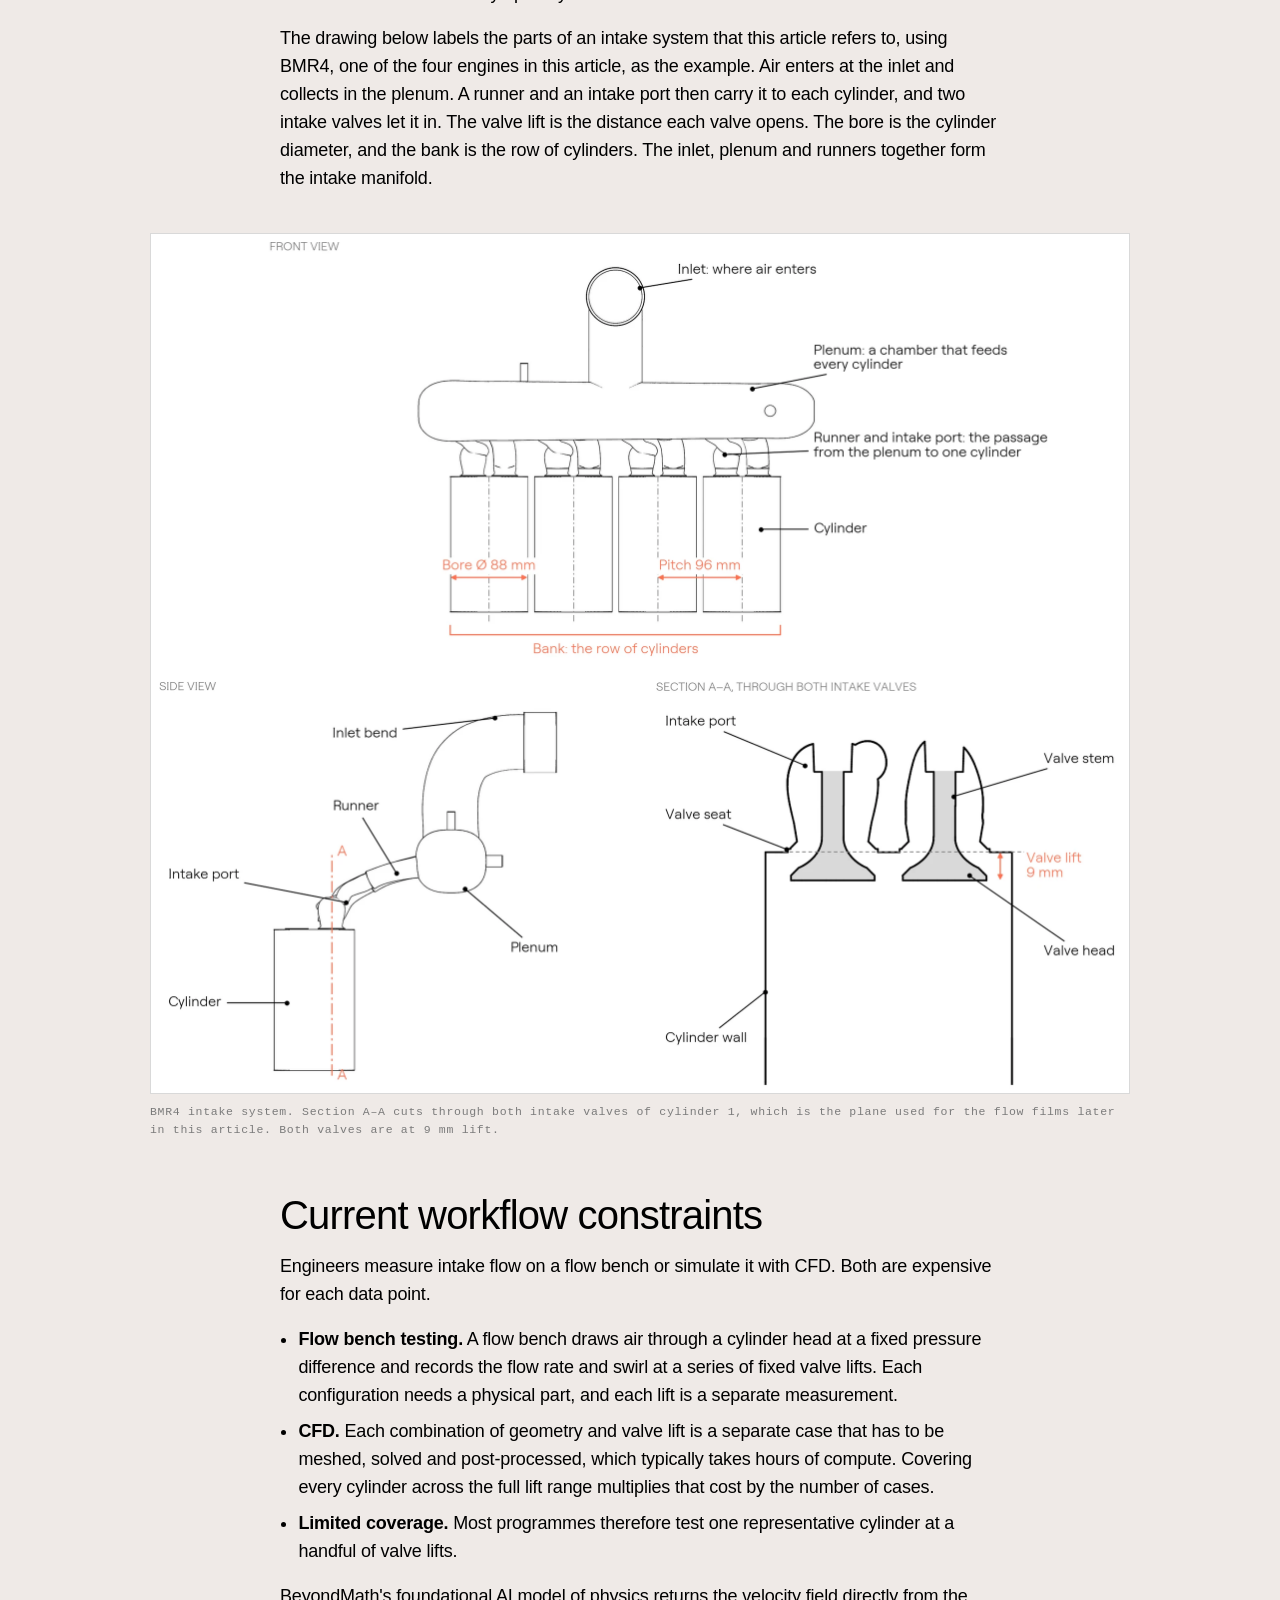
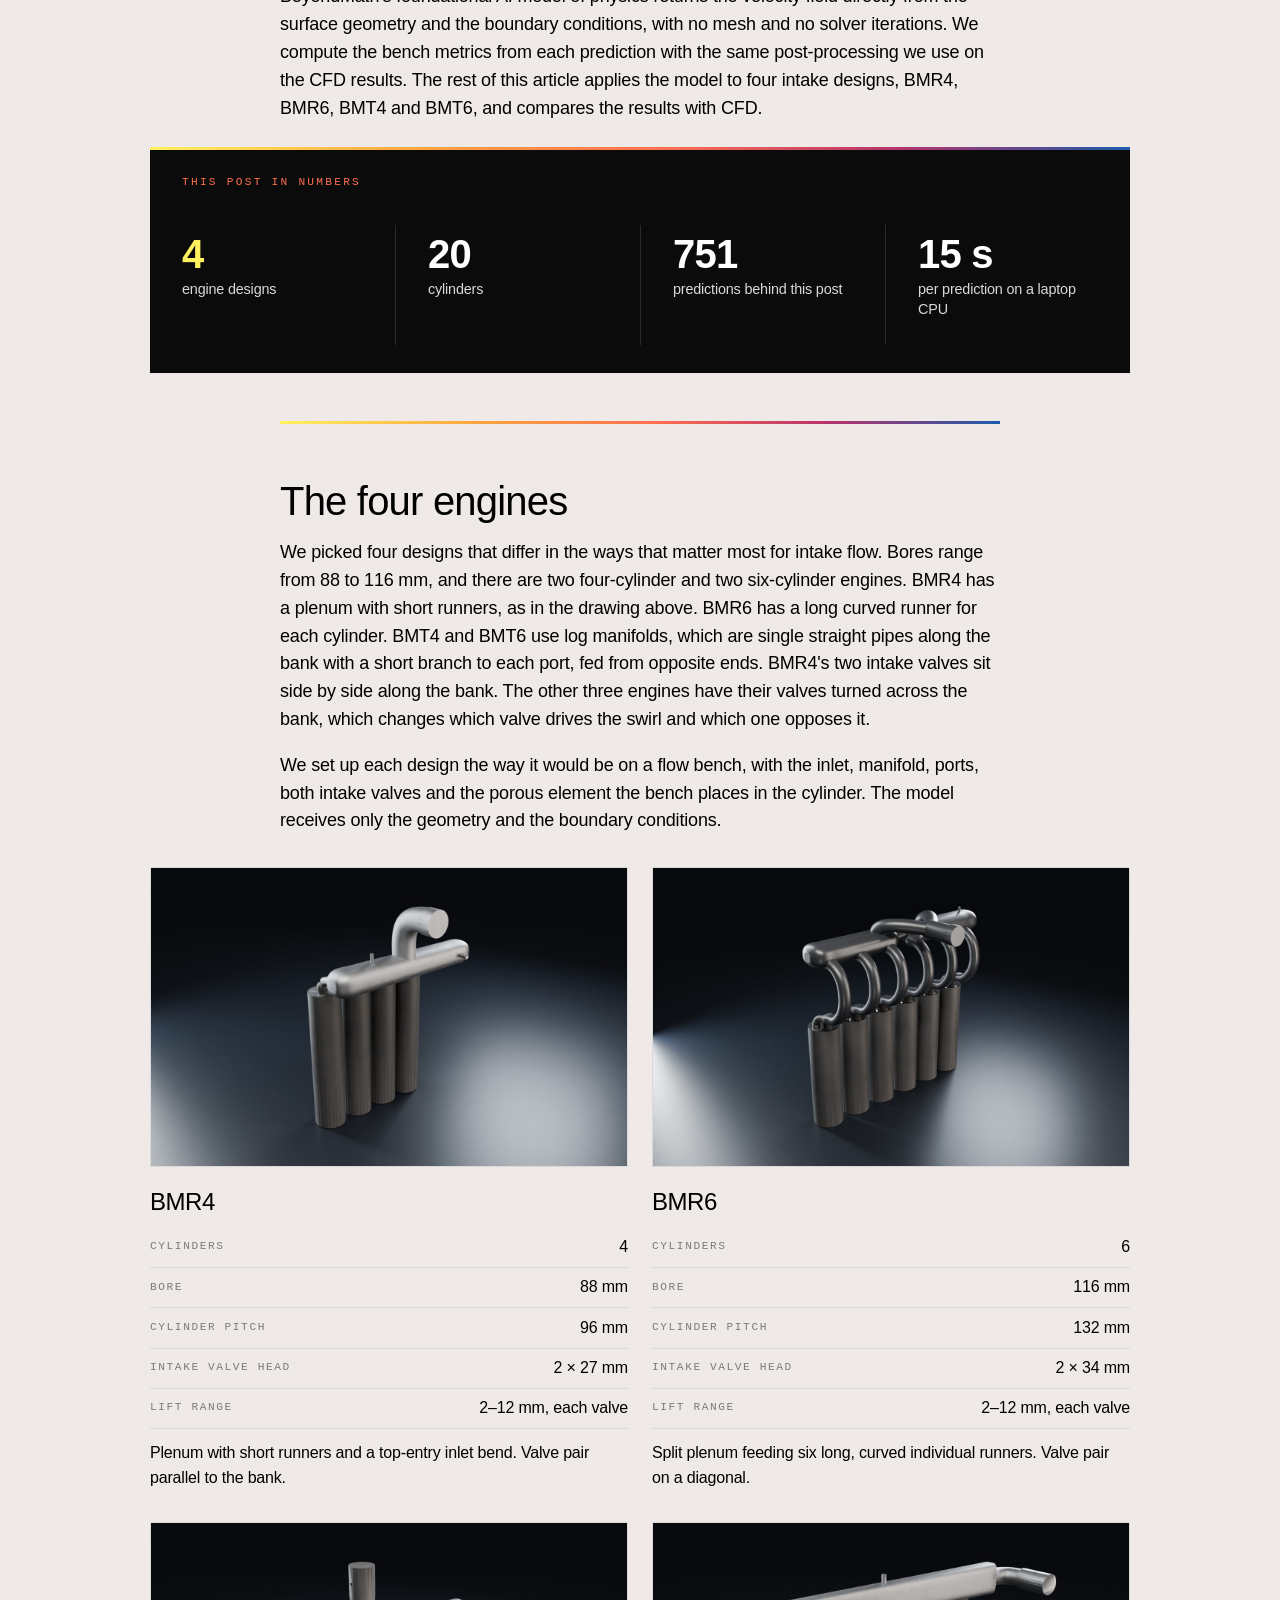
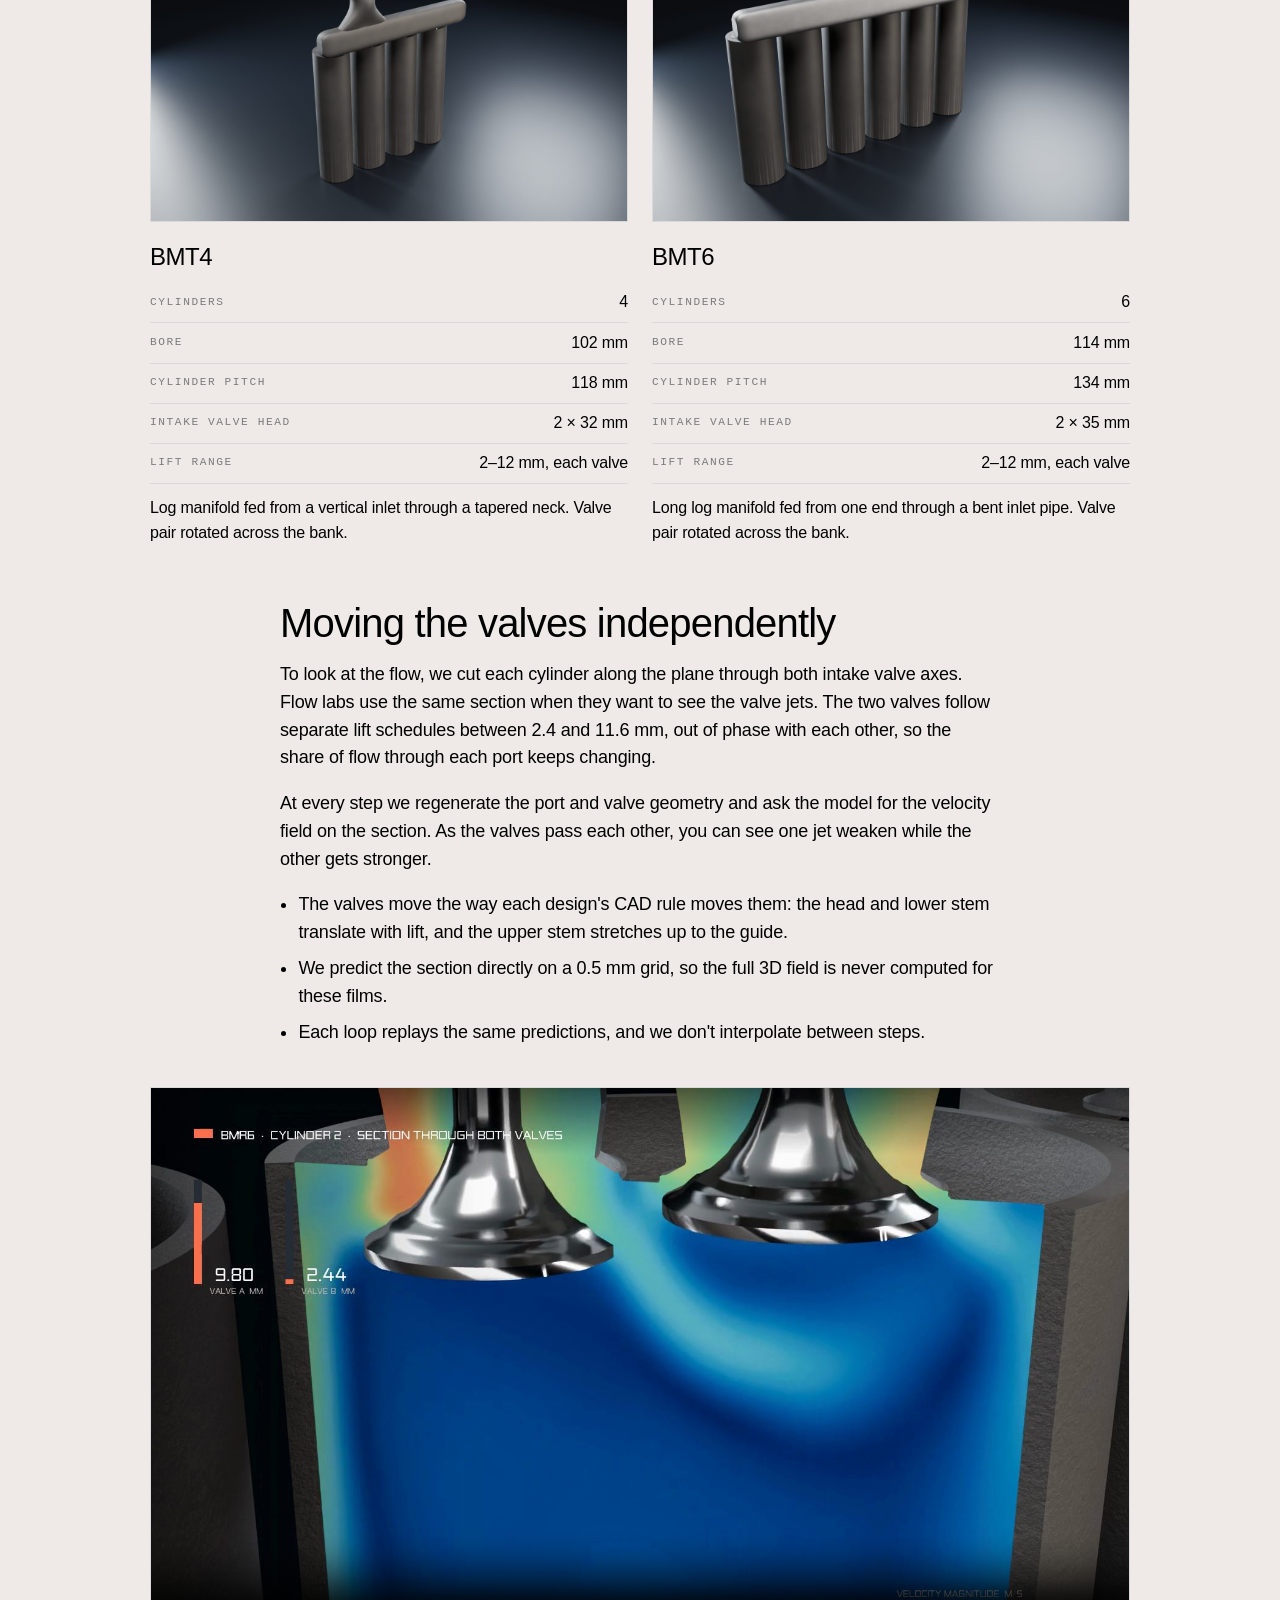
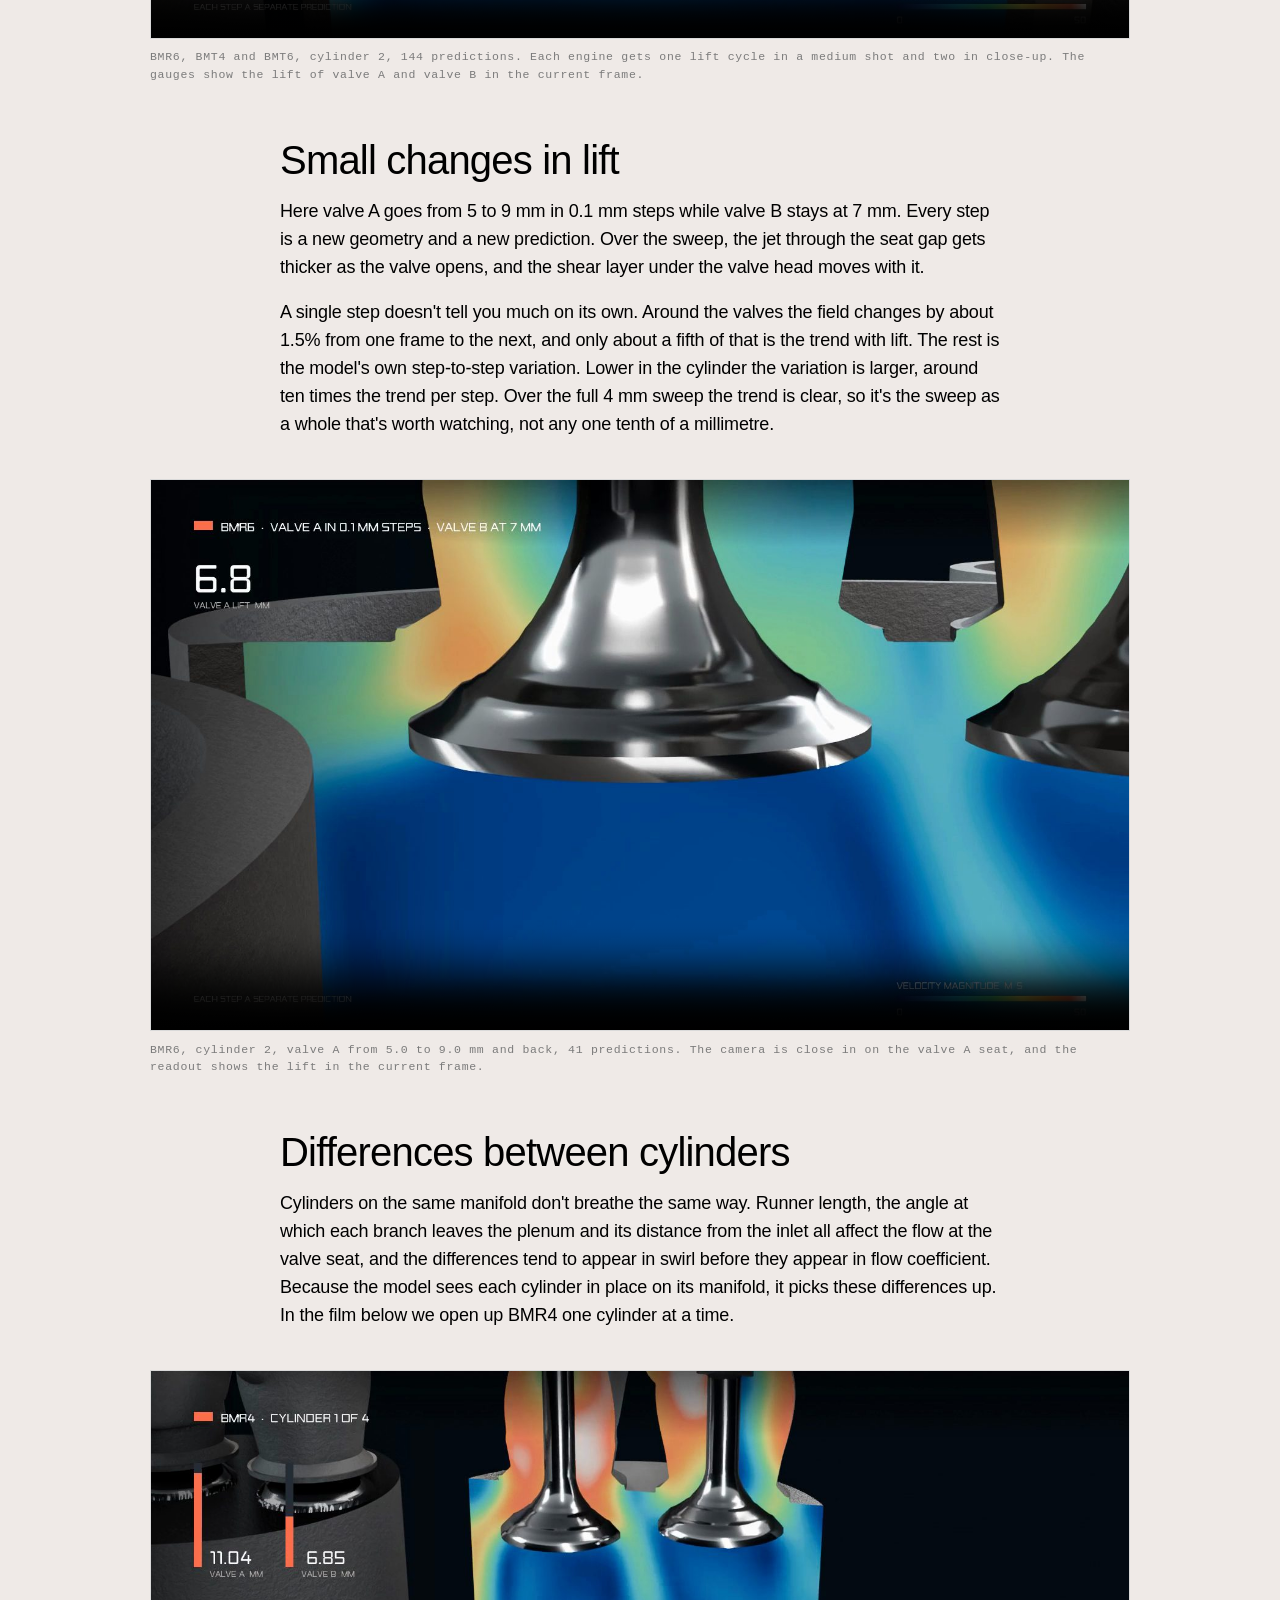
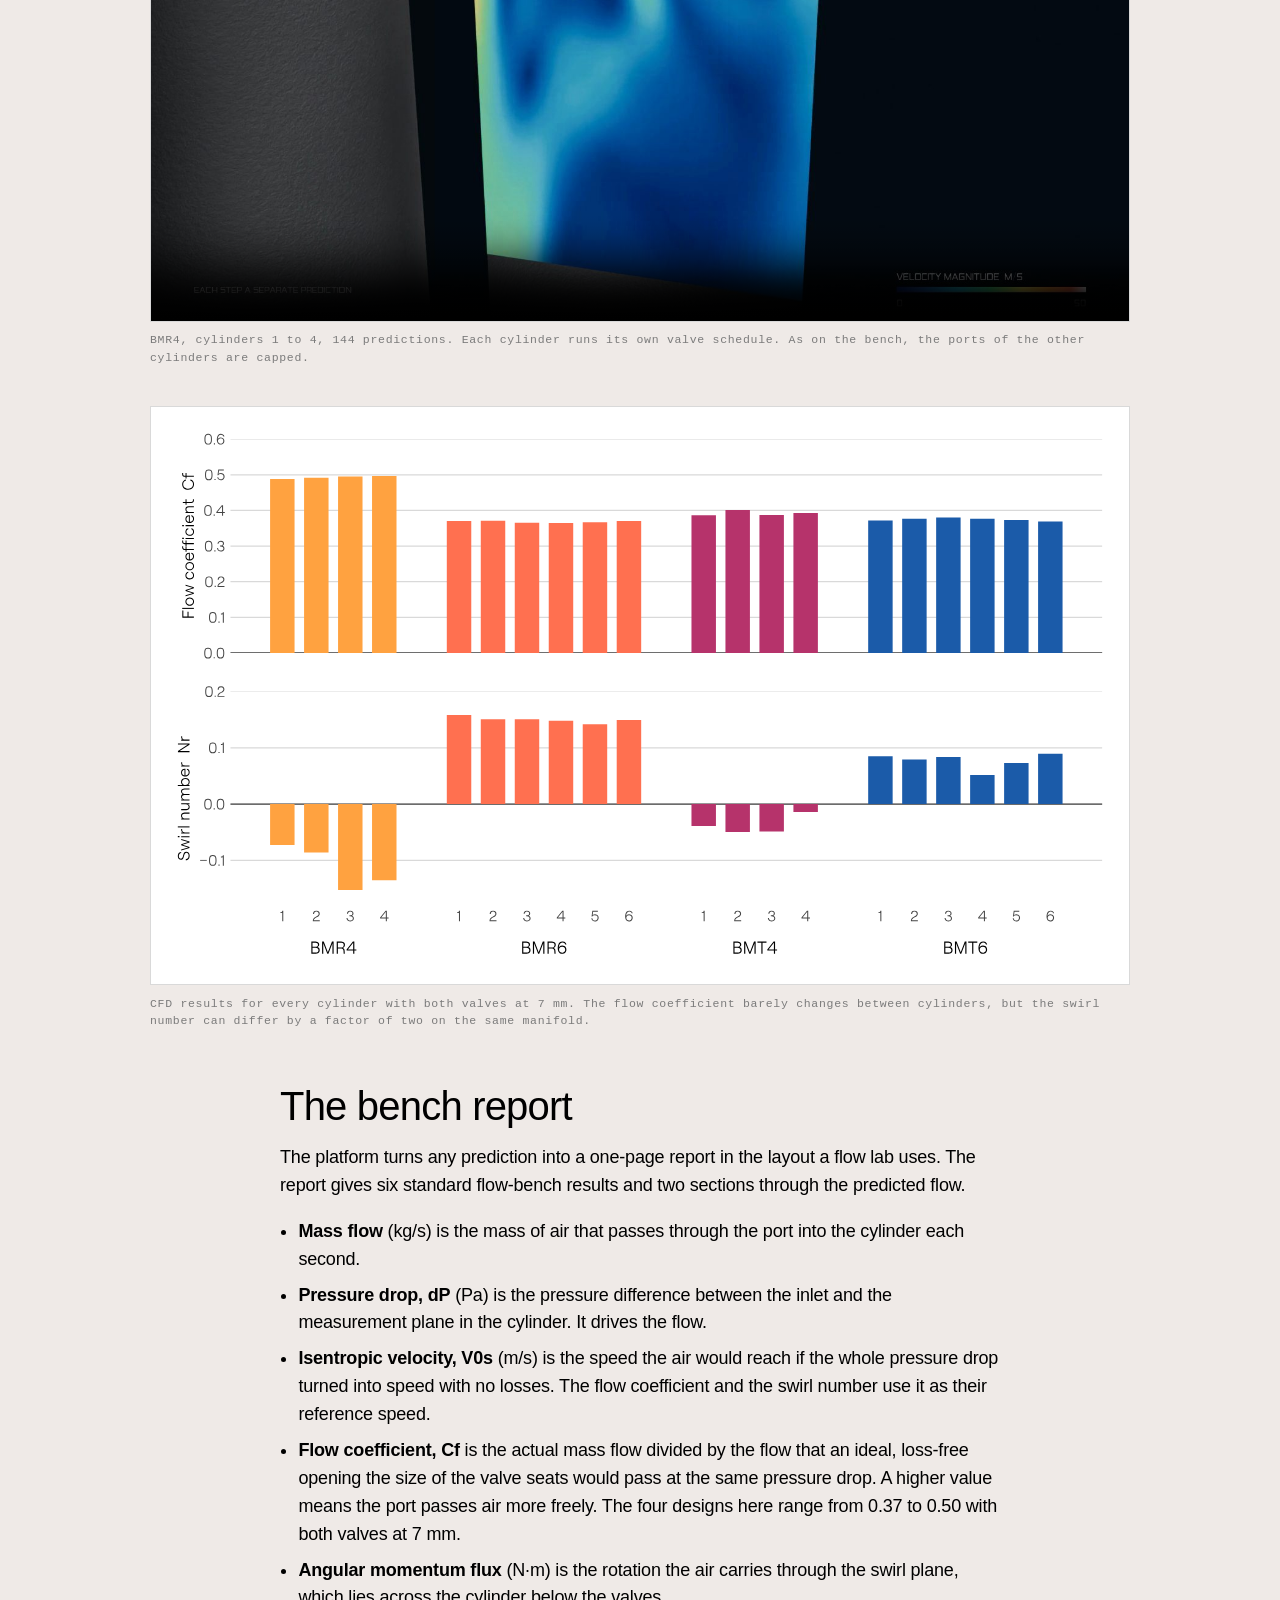
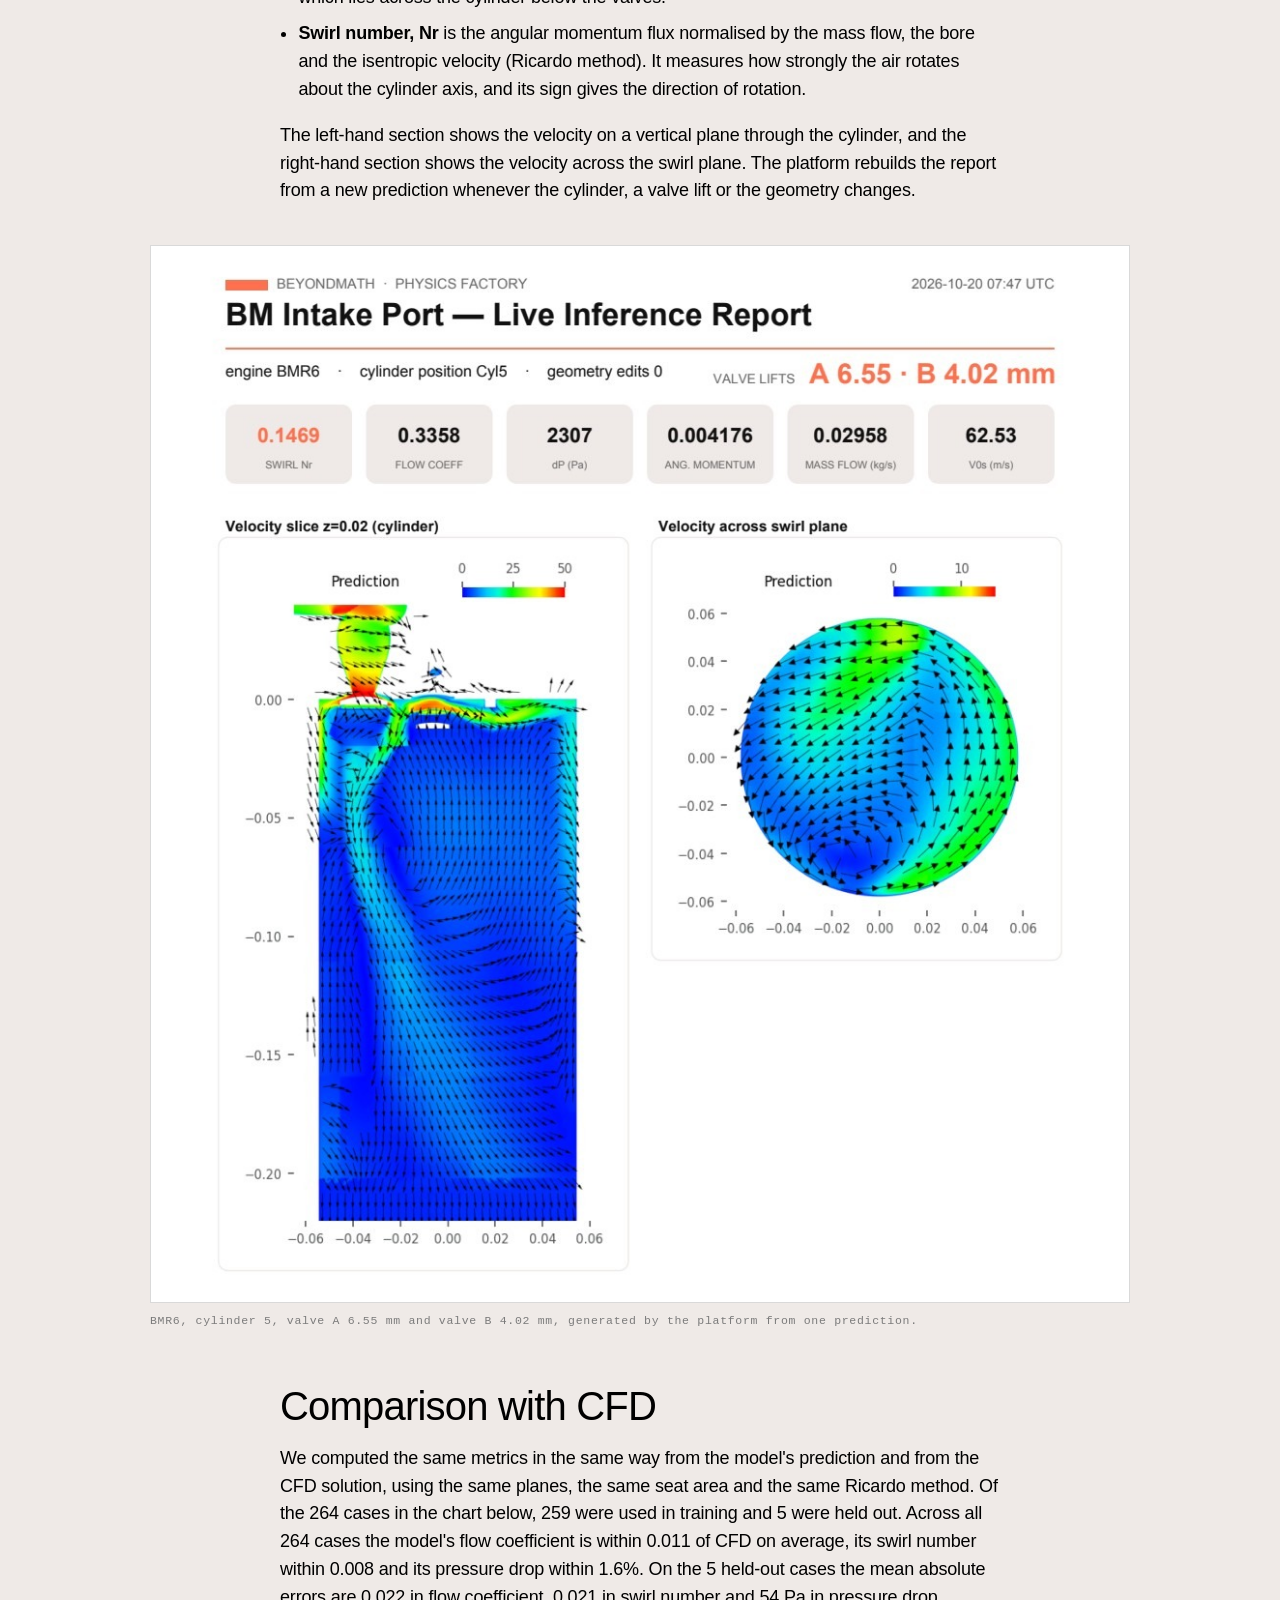
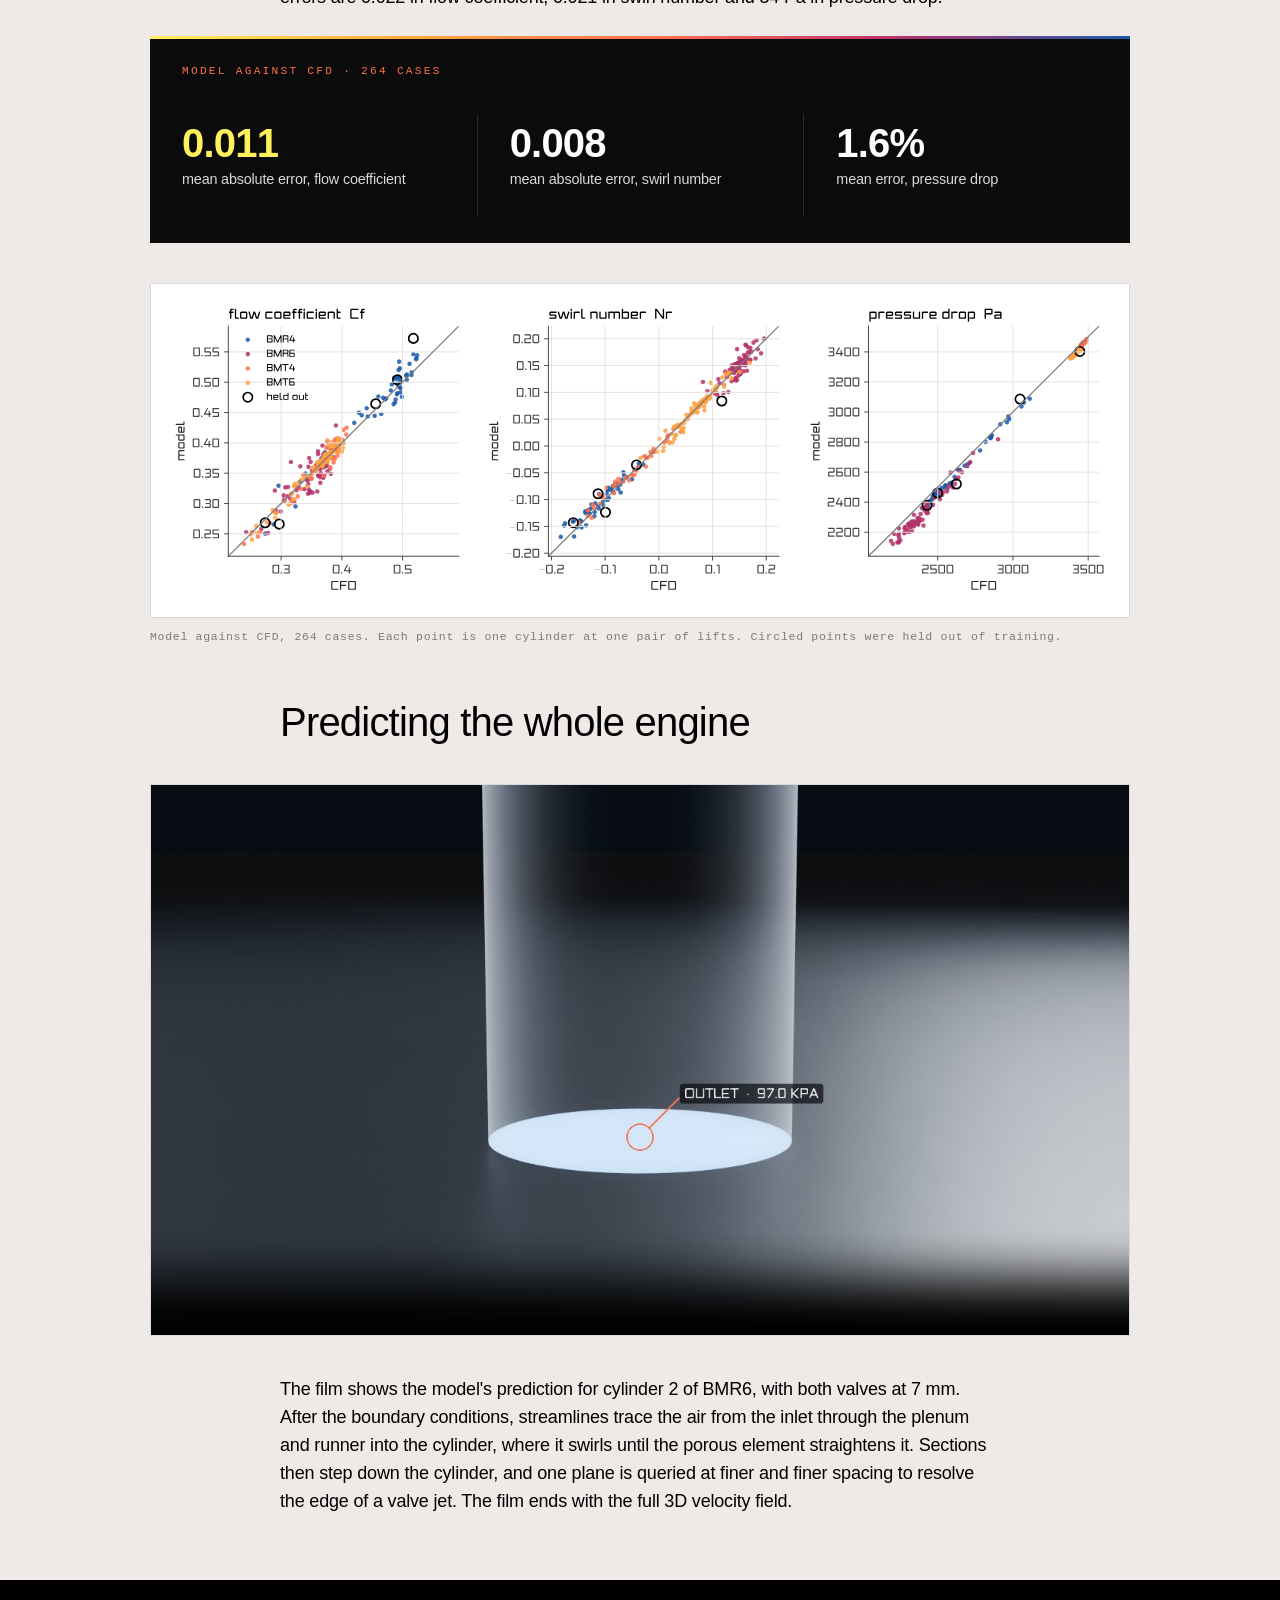
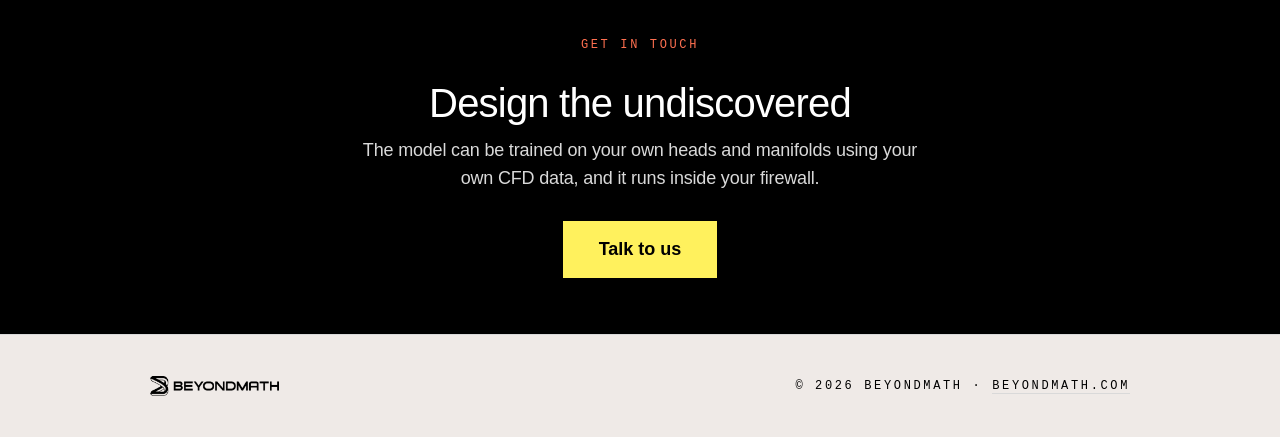
<file: posts/20261021-internal-flow-engines/index.html>
<!doctype html>
<html lang="en">
<head>
<meta charset="utf-8">
<meta name="viewport" content="width=device-width, initial-scale=1">

<title>Predicting Intake Flow at Any Valve Lift — BeyondMath</title>
<meta name="description" content="Four engine intake designs put through BeyondMath's foundational model of internal flow: the full velocity field at any valve lift and in any cylinder, with flow coefficient and swirl checked against CFD.">
<meta name="author" content="BeyondMath">
<meta name="robots" content="index, follow">
<link rel="canonical" href="https://blog.beyondmath.com/posts/20261021-internal-flow-engines/">

<!-- Open Graph / Facebook / LinkedIn -->
<meta property="og:type" content="article">
<meta property="og:site_name" content="BeyondMath">
<meta property="og:title" content="Predicting Intake Flow at Any Valve Lift">
<meta property="og:description" content="Four engine intake designs put through BeyondMath's foundational model of internal flow: the full velocity field at any valve lift and in any cylinder, with flow coefficient and swirl checked against CFD.">
<meta property="og:url" content="https://blog.beyondmath.com/posts/20261021-internal-flow-engines/">
<meta property="og:image" content="https://blog.beyondmath.com/posts/20261021-internal-flow-engines/assets/og-share-image.webp">
<meta property="og:image:width" content="1200">
<meta property="og:image:height" content="630">
<meta property="og:image:alt" content="Streamlines from the predicted flow field entering cylinder 2 of BMR6">
<meta property="article:published_time" content="2026-10-21">
<meta property="article:author" content="BeyondMath">

<!-- Twitter / X -->
<meta name="twitter:card" content="summary_large_image">
<meta name="twitter:title" content="Predicting Intake Flow at Any Valve Lift">
<meta name="twitter:description" content="Four engine intake designs put through BeyondMath's foundational model of internal flow: the full velocity field at any valve lift and in any cylinder, with flow coefficient and swirl checked against CFD.">
<meta name="twitter:image" content="https://blog.beyondmath.com/posts/20261021-internal-flow-engines/assets/og-share-image.webp">

<link rel="icon" type="image/png" href="../../assets/images/favicon.png">
<link rel="apple-touch-icon" href="../../assets/images/apple-touch-icon.png">
<meta name="theme-color" content="#EFEAE7">

<script type="application/ld+json">
{
  "@context": "https://schema.org",
  "@type": "BlogPosting",
  "headline": "Predicting Intake Flow at Any Valve Lift",
  "description": "Four engine intake designs put through BeyondMath's foundational model of internal flow: the full velocity field at any valve lift and in any cylinder, with flow coefficient and swirl checked against CFD.",
  "image": "https://blog.beyondmath.com/posts/20261021-internal-flow-engines/assets/og-share-image.webp",
  "url": "https://blog.beyondmath.com/posts/20261021-internal-flow-engines/",
  "datePublished": "2026-10-21",
  "author": { "@type": "Organization", "name": "BeyondMath", "url": "https://www.beyondmath.com" },
  "publisher": {
    "@type": "Organization",
    "name": "BeyondMath",
    "logo": { "@type": "ImageObject", "url": "https://blog.beyondmath.com/assets/images/beyondmath-logo.webp" }
  },
  "mainEntityOfPage": { "@type": "WebPage", "@id": "https://blog.beyondmath.com/posts/20261021-internal-flow-engines/" }
}
</script>

<style>
/* Fonts — same files served by beyondmath.com; remove inside Webflow */
@font-face{
  font-family:'Roobert';
  src:url('https://cdn.prod.website-files.com/69123307c6b1ae30d9ce0e14/6912ff278322d68bfd560a2b_RoobertVF-Regular-TRIAL.woff2') format('woff2');
  font-weight:300 900;font-style:normal;font-display:swap;
}
@font-face{
  font-family:'Plasmaa Rondje';
  src:url('https://cdn.prod.website-files.com/69123307c6b1ae30d9ce0e14/6912ff2757cc085300827894_PlasmaaTRIAL-Rondje.woff2') format('woff2');
  font-weight:400;font-style:normal;font-display:swap;
}

/* Page shell for standalone preview only — Webflow provides its own body */
html,body{margin:0;padding:0;background:#EFEAE7;}

/* ── Scoped post styles ─────────────────────────────────────────── */
.bm-post{
  --steel:#EFEAE7;--black:#000;--white:#FFF;
  --grey1:#D9D9D9;--grey2:#7B7B7B;--grey3:#444;
  --yellow:#FFF15D;--amber:#FFA340;--orange:#FF7050;--magenta:#B7336C;--blue:#1C5BAA;
  --gradient:linear-gradient(90deg,#FFF15D 0%,#FFA340 28%,#FF7050 52%,#B7336C 76%,#1C5BAA 100%);
  --sans:'Roobert','Helvetica Neue',Helvetica,Arial,sans-serif;
  --tech:'Plasmaa Rondje',ui-monospace,'SF Mono',Menlo,monospace;
  font-family:var(--sans);
  background:var(--steel);
  color:var(--black);
  font-size:1.125rem;
  line-height:1.55;
  letter-spacing:-.18px;
  padding:3rem 1.25rem 0;
}
.bm-post *{box-sizing:border-box;}

/* column widths: prose narrow, media wide */
.bm-post .bm-col{max-width:720px;margin:0 auto;}
.bm-post .bm-wide{max-width:980px;margin:0 auto;}

/* eyebrow */
.bm-post .bm-eyebrow{
  font-family:var(--tech);
  font-size:.75rem;
  letter-spacing:.22em;
  text-transform:uppercase;
  color:var(--orange);
  margin:0 0 1.25rem;
}

/* headings */
.bm-post h1{
  font-family:var(--sans);
  font-size:clamp(2.5rem,6vw,4.25rem);
  font-weight:400;
  line-height:1.02;
  letter-spacing:-.03em;
  margin:0 0 1.5rem;
}
.bm-post h1 .bm-o{color:var(--orange);}
.bm-post h2{
  font-family:var(--sans);
  font-size:clamp(1.75rem,3.5vw,2.5rem);
  font-weight:400;
  line-height:1.08;
  letter-spacing:-.02em;
  margin:3.5rem 0 1rem;
}
.bm-post .bm-standfirst{
  font-size:clamp(1.25rem,2.2vw,1.5rem);
  line-height:1.3;
  letter-spacing:-.02em;
  color:var(--black);
  margin:0 0 1rem;
}
.bm-post .bm-meta{
  font-family:var(--tech);
  font-size:.75rem;
  letter-spacing:.18em;
  text-transform:uppercase;
  color:var(--grey2);
  margin:0 0 2.5rem;
}

.bm-post p{margin:0 0 1.1rem;}
.bm-post strong{font-weight:600;}
.bm-post a{color:var(--black);text-decoration-color:var(--orange);text-decoration-thickness:2px;text-underline-offset:3px;}

/* gradient rule */
.bm-post .bm-rule{height:3px;background:var(--gradient);border:0;margin:3rem auto;}

/* generic prose lists (options lists etc.) */
.bm-post section.bm-col > ul{margin:0 0 1.1rem;padding-left:1.15rem;}
.bm-post section.bm-col > ul li{margin:0 0 .5rem;}
.bm-post section.bm-col > ul li:last-child{margin-bottom:0;}

/* exec summary — stat row */
.bm-post .bm-stats{
  background:#0b0b0b;color:var(--white);
  margin:1.5rem 0 1.25rem;
  position:relative;
}
.bm-post .bm-stats::before{
  content:"";display:block;height:3px;background:var(--gradient);
}
.bm-post .bm-stats-head{
  font-family:var(--tech);font-size:.7rem;letter-spacing:.2em;text-transform:uppercase;
  color:var(--orange);padding:1.5rem 2rem 0;
}
.bm-post .bm-stat-row{
  display:grid;grid-template-columns:repeat(3,1fr);
  padding:1rem 0 1.75rem;
}
.bm-post .bm-stat{
  padding:.5rem 2rem;text-align:left;
  border-left:1px solid #2a2a2a;
}
.bm-post .bm-stat:first-child{border-left:0;}
.bm-post .bm-stat .bm-stat-value{
  font-family:var(--sans);font-weight:600;font-size:2.5rem;
  line-height:1.05;letter-spacing:-.02em;
  color:var(--white);margin:0 0 .35rem;
}
.bm-post .bm-stat:first-child .bm-stat-value{color:var(--yellow);}
.bm-post .bm-stat .bm-stat-label{
  font-size:.9rem;line-height:1.35;color:var(--grey1);
}
@media (max-width:640px){
  .bm-post .bm-stat-row{grid-template-columns:1fr;}
  .bm-post .bm-stat{border-left:0;border-top:1px solid #2a2a2a;padding:1.1rem 2rem;}
  .bm-post .bm-stat:first-child{border-top:0;}
}

/* tables */
.bm-post .bm-tablewrap{overflow-x:auto;margin:1.5rem 0;}
.bm-post table{
  border-collapse:collapse;width:100%;
  background:var(--steel);
  font-size:.95rem;letter-spacing:0;
}
.bm-post caption{
  caption-side:top;text-align:left;
  font-family:var(--tech);font-size:.7rem;letter-spacing:.18em;text-transform:uppercase;
  color:var(--grey2);padding:0 0 .5rem;
}
.bm-post th,.bm-post td{
  border:1px solid var(--grey1);
  padding:.6rem .9rem;text-align:left;
}
.bm-post th{font-weight:600;background:var(--black);color:var(--white);border-color:var(--black);}
.bm-post tr.bm-win td{background:var(--yellow);}
.bm-post td.bm-best{font-weight:700;}

/* figures */
.bm-post figure{margin:2rem 0;}
.bm-post figure.bm-wide{margin:2.5rem auto;}
.bm-post figure.bm-hero{max-width:490px;}
.bm-post figure img{width:100%;height:auto;display:block;border:1px solid var(--grey1);}
.bm-post figcaption{
  font-family:var(--tech);font-size:.72rem;letter-spacing:.06em;
  color:var(--grey2);margin-top:.6rem;line-height:1.5;
}
.bm-post .bm-pair{display:grid;grid-template-columns:1fr 1fr;gap:1rem;}
@media (max-width:640px){.bm-post .bm-pair{grid-template-columns:1fr;}}

/* video embed */
.bm-post .bm-video{
  width:100%;height:auto;display:block;
  border:1px solid var(--grey1);
  background:#000;
}

/* agent log panel */
.bm-post .bm-log{
  background:#0b0b0b;color:var(--white);
  padding:1.75rem 2rem;margin:2rem 0;
  font-size:1rem;
}
.bm-post .bm-log .bm-log-head{
  font-family:var(--tech);font-size:.7rem;letter-spacing:.2em;text-transform:uppercase;
  color:var(--orange);margin:0 0 1rem;
}
.bm-post .bm-log p{margin:0 0 .35rem;color:var(--grey1);}
.bm-post .bm-log p:last-child{margin:0;}
.bm-post .bm-log em{color:var(--white);font-style:normal;font-weight:600;}

/* pull line */
.bm-post .bm-pull{
  font-size:clamp(1.35rem,2.4vw,1.75rem);line-height:1.25;letter-spacing:-.02em;
  border-left:4px solid var(--orange);
  padding-left:1.25rem;margin:2.5rem 0;
}

/* site header / footer bars — bookend the article, link back to beyondmath.com
   NOTE: these sit outside .bm-post, so they cannot use its scoped custom
   properties (--tech, --black, etc.) — values are hardcoded here instead. */
.bm-sitebar{
  background:#EFEAE7;
  padding:1.25rem 1.25rem;
}
.bm-sitebar-inner{
  max-width:980px;margin:0 auto;
  display:flex;align-items:center;justify-content:space-between;
  flex-wrap:wrap;gap:.75rem;
}
.bm-sitebar-logo{display:block;line-height:0;}
.bm-sitebar-logo img{height:22px;width:auto;display:block;}
.bm-sitebar-tag{
  font-family:'Plasmaa Rondje',ui-monospace,'SF Mono',Menlo,monospace;
  font-size:.75rem;letter-spacing:.22em;text-transform:uppercase;
  color:#000;
}
.bm-sitebar-tag a{color:#000;text-decoration:none;border-bottom:1px solid #D9D9D9;}
.bm-sitebar-tag a:hover{border-color:#000;}

.bm-sitefoot{
  background:#EFEAE7;
  border-top:1px solid #D9D9D9;
  padding:2rem 1.25rem;
  margin-top:0;
}
.bm-sitefoot-inner{
  max-width:980px;margin:0 auto;
  display:flex;align-items:center;justify-content:space-between;
  flex-wrap:wrap;gap:1rem;
}
.bm-sitefoot-logo{display:block;line-height:0;}
.bm-sitefoot-logo img{height:20px;width:auto;display:block;}
.bm-sitefoot-meta{
  font-family:'Plasmaa Rondje',ui-monospace,'SF Mono',Menlo,monospace;
  font-size:.75rem;letter-spacing:.22em;text-transform:uppercase;
  color:#000;text-align:right;
}
.bm-sitefoot-meta a{color:#000;text-decoration:none;border-bottom:1px solid #D9D9D9;}
.bm-sitefoot-meta a:hover{border-color:#000;}

/* CTA */
.bm-post .bm-cta{
  background:var(--black);color:var(--white);
  padding:3.5rem 2rem;margin:4rem -1.25rem 0;
  text-align:center;
}
.bm-post .bm-cta h2{margin:0 0 .75rem;color:var(--white);}
.bm-post .bm-cta p{color:var(--grey1);max-width:560px;margin:0 auto 1.75rem;}
.bm-post .bm-cta a.bm-btn{
  display:inline-block;background:var(--yellow);color:var(--black);
  font-weight:600;text-decoration:none;
  padding:.9rem 2.2rem;letter-spacing:0;
}
.bm-post .bm-cta a.bm-btn:hover{background:var(--white);}
</style>
<style>
/* ── Additions for this post ─────────────────────────────────────── */
.bm-post .bm-stats.bm-wide{margin-left:auto;margin-right:auto;}
.bm-post .bm-stat-row.bm-four{grid-template-columns:repeat(4,1fr);}
@media (max-width:820px){.bm-post .bm-stat-row.bm-four{grid-template-columns:1fr 1fr;}}
@media (max-width:640px){.bm-post .bm-stat-row.bm-four{grid-template-columns:1fr;}}

.bm-post .bm-engines{display:grid;grid-template-columns:1fr 1fr;gap:2rem 1.5rem;margin:2rem auto;}
@media (max-width:720px){.bm-post .bm-engines{grid-template-columns:1fr;}}
.bm-post .bm-engine h3{font-family:var(--sans);font-weight:400;font-size:1.5rem;letter-spacing:-.02em;margin:1rem 0 .25rem;}
.bm-post .bm-engine p{font-size:1rem;margin:.75rem 0 0;}
.bm-post .bm-specs{margin:.5rem 0 0;}
.bm-post .bm-spec{
  display:flex;justify-content:space-between;gap:1rem;
  padding:.45rem 0;border-bottom:1px solid var(--grey1);font-size:1rem;
}
.bm-post .bm-spec dt{
  font-family:var(--tech);font-size:.7rem;letter-spacing:.14em;
  text-transform:uppercase;color:var(--grey2);margin:0;padding-top:.2rem;
}
.bm-post .bm-spec dd{margin:0;text-align:right;font-variant-numeric:tabular-nums;}

.bm-post figure img.bm-chart{background:var(--white);padding:1rem;}

.bm-post .bm-snag{
  border-left:4px solid var(--grey1);
  padding:.1rem 0 .1rem 1.25rem;margin:1.75rem 0;
}
.bm-post .bm-snag .bm-snag-head{
  font-family:var(--tech);font-size:.7rem;letter-spacing:.2em;
  text-transform:uppercase;color:var(--grey2);margin:0 0 .5rem;
}
.bm-post .bm-snag p:last-child{margin:0;}

.bm-post .bm-fine{font-size:.85rem;line-height:1.5;color:var(--grey3);margin:2.5rem auto 0;}
</style>

<!-- Google tag (gtag.js) -->
<script async src="https://www.googletagmanager.com/gtag/js?id=G-9VE89G9J6V"></script>
<script>
  window.dataLayer = window.dataLayer || [];
  function gtag(){dataLayer.push(arguments);}
  gtag('js', new Date());
  gtag('config', 'G-9VE89G9J6V');
</script>
</head>
<body>

<!-- ── Site bar — links back to the main beyondmath.com site ── -->
<div class="bm-sitebar">
  <div class="bm-sitebar-inner">
    <a class="bm-sitebar-logo" href="https://www.beyondmath.com" aria-label="BeyondMath home">
      <img src="../../assets/images/beyondmath-logo.webp" alt="BeyondMath" width="900" height="140">
    </a>
    <p class="bm-sitebar-tag"><a href="../../index.html">Developer Blog</a> · <a href="https://www.beyondmath.com">beyondmath.com</a></p>
  </div>
</div>

<article class="bm-post">

  <header class="bm-col">
    <p class="bm-eyebrow">Physics AI · internal flow · engine intake</p>
    <h1>Predicting intake flow at <span class="bm-o">any valve lift</span></h1>
    <p class="bm-standfirst">BeyondMath's foundational AI model of physics predicts the flow through an engine's intake system directly from its geometry. It needs no mesh and no solver, and each case takes about 15 seconds on a laptop CPU. This article applies the model to four intake designs and shows the velocity field at any combination of valve lifts in any cylinder, the standard flow-bench metrics, and a comparison with CFD.</p>
    <p class="bm-meta">BeyondMath · October 2026</p>
  </header>

  <figure class="bm-wide">
    <video class="bm-video" loop muted playsinline controls preload="metadata" poster="assets/internal-flow-hero-poster.jpg">
      <source src="assets/internal-flow-hero.mp4" type="video/mp4">
    </video>
    <figcaption>The four designs, then a cut through cylinder 2 of BMR6. The cut runs along the plane through both intake valves.</figcaption>
  </figure>

  <section class="bm-col">
    <h2>The intake flow problem</h2>
    <p>A piston engine draws air into each cylinder through the intake manifold, the intake ports and the intake valves. The amount of air and the way it moves inside the cylinder determine the engine's power, fuel consumption and emissions. Engineers describe intake flow with two numbers. The flow coefficient measures how freely air passes the valves. The swirl number measures how strongly the air rotates about the cylinder axis, which governs how well fuel and air mix before combustion. Every intake design is a trade-off between generating more swirl and passing enough air.</p>
    <p>Engine manufacturers in automotive, commercial vehicle, off-highway, marine and power generation all have to design for intake flow. The port and manifold geometry determine it. It changes with valve lift, from one cylinder to the next on the same manifold, and between the two intake valves when they open by different amounts.</p>
    <p>The drawing below labels the parts of an intake system that this article refers to, using BMR4, one of the four engines in this article, as the example. Air enters at the inlet and collects in the plenum. A runner and an intake port then carry it to each cylinder, and two intake valves let it in. The valve lift is the distance each valve opens. The bore is the cylinder diameter, and the bank is the row of cylinders. The inlet, plenum and runners together form the intake manifold.</p>
  </section>

  <figure class="bm-wide">
    <img src="assets/engine-anatomy.webp" alt="Engineering drawing of the BMR4 intake system: front view, side view and a section through both intake valves of cylinder 1, with the inlet, plenum, runner, intake port, intake valves, valve lift, cylinder, bore and bank labelled" width="1960" height="1722">
    <figcaption>BMR4 intake system. Section A–A cuts through both intake valves of cylinder 1, which is the plane used for the flow films later in this article. Both valves are at 9&nbsp;mm lift.</figcaption>
  </figure>

  <section class="bm-col">
    <h2>Current workflow constraints</h2>
    <p>Engineers measure intake flow on a flow bench or simulate it with CFD. Both are expensive for each data point.</p>
    <ul>
      <li><strong>Flow bench testing.</strong> A flow bench draws air through a cylinder head at a fixed pressure difference and records the flow rate and swirl at a series of fixed valve lifts. Each configuration needs a physical part, and each lift is a separate measurement.</li>
      <li><strong>CFD.</strong> Each combination of geometry and valve lift is a separate case that has to be meshed, solved and post-processed, which typically takes hours of compute. Covering every cylinder across the full lift range multiplies that cost by the number of cases.</li>
      <li><strong>Limited coverage.</strong> Most programmes therefore test one representative cylinder at a handful of valve lifts.</li>
    </ul>
    <p>BeyondMath's foundational AI model of physics returns the velocity field directly from the surface geometry and the boundary conditions, with no mesh and no solver iterations. We compute the bench metrics from each prediction with the same post-processing we use on the CFD results. The rest of this article applies the model to four intake designs, BMR4, BMR6, BMT4 and BMT6, and compares the results with CFD.</p>
  </section>

  <div class="bm-stats bm-wide">
    <p class="bm-stats-head">This post in numbers</p>
    <div class="bm-stat-row bm-four">
      <div class="bm-stat"><p class="bm-stat-value">4</p><p class="bm-stat-label">engine designs</p></div>
      <div class="bm-stat"><p class="bm-stat-value">20</p><p class="bm-stat-label">cylinders</p></div>
      <div class="bm-stat"><p class="bm-stat-value">751</p><p class="bm-stat-label">predictions behind this post</p></div>
      <div class="bm-stat"><p class="bm-stat-value">15 s</p><p class="bm-stat-label">per prediction on a laptop CPU</p></div>
    </div>
  </div>

  <hr class="bm-rule bm-col">

  <section class="bm-col">
    <h2>The four engines</h2>
    <p>We picked four designs that differ in the ways that matter most for intake flow. Bores range from 88 to 116&nbsp;mm, and there are two four-cylinder and two six-cylinder engines. BMR4 has a plenum with short runners, as in the drawing above. BMR6 has a long curved runner for each cylinder. BMT4 and BMT6 use log manifolds, which are single straight pipes along the bank with a short branch to each port, fed from opposite ends. BMR4's two intake valves sit side by side along the bank. The other three engines have their valves turned across the bank, which changes which valve drives the swirl and which one opposes it.</p>
    <p>We set up each design the way it would be on a flow bench, with the inlet, manifold, ports, both intake valves and the porous element the bench places in the cylinder. The model receives only the geometry and the boundary conditions.</p>
  </section>

  <div class="bm-engines bm-wide">
      <div class="bm-engine">
        <video class="bm-video" loop muted playsinline preload="metadata" poster="assets/turn-bmr4-poster.jpg"
          aria-label="BMR4 intake system, rotating 360 degrees">
          <source src="assets/turn-bmr4.mp4" type="video/mp4">
        </video>
        <h3>BMR4</h3>
        <dl class="bm-specs">
          <div class="bm-spec"><dt>Cylinders</dt><dd>4</dd></div>
          <div class="bm-spec"><dt>Bore</dt><dd>88 mm</dd></div>
          <div class="bm-spec"><dt>Cylinder pitch</dt><dd>96 mm</dd></div>
          <div class="bm-spec"><dt>Intake valve head</dt><dd>2 × 27 mm</dd></div>
          <div class="bm-spec"><dt>Lift range</dt><dd>2–12 mm, each valve</dd></div>
        </dl>
        <p>Plenum with short runners and a top-entry inlet bend. Valve pair parallel to the bank.</p>
      </div>
      <div class="bm-engine">
        <video class="bm-video" loop muted playsinline preload="metadata" poster="assets/turn-bmr6-poster.jpg"
          aria-label="BMR6 intake system, rotating 360 degrees">
          <source src="assets/turn-bmr6.mp4" type="video/mp4">
        </video>
        <h3>BMR6</h3>
        <dl class="bm-specs">
          <div class="bm-spec"><dt>Cylinders</dt><dd>6</dd></div>
          <div class="bm-spec"><dt>Bore</dt><dd>116 mm</dd></div>
          <div class="bm-spec"><dt>Cylinder pitch</dt><dd>132 mm</dd></div>
          <div class="bm-spec"><dt>Intake valve head</dt><dd>2 × 34 mm</dd></div>
          <div class="bm-spec"><dt>Lift range</dt><dd>2–12 mm, each valve</dd></div>
        </dl>
        <p>Split plenum feeding six long, curved individual runners. Valve pair on a diagonal.</p>
      </div>
      <div class="bm-engine">
        <video class="bm-video" loop muted playsinline preload="metadata" poster="assets/turn-bmt4-poster.jpg"
          aria-label="BMT4 intake system, rotating 360 degrees">
          <source src="assets/turn-bmt4.mp4" type="video/mp4">
        </video>
        <h3>BMT4</h3>
        <dl class="bm-specs">
          <div class="bm-spec"><dt>Cylinders</dt><dd>4</dd></div>
          <div class="bm-spec"><dt>Bore</dt><dd>102 mm</dd></div>
          <div class="bm-spec"><dt>Cylinder pitch</dt><dd>118 mm</dd></div>
          <div class="bm-spec"><dt>Intake valve head</dt><dd>2 × 32 mm</dd></div>
          <div class="bm-spec"><dt>Lift range</dt><dd>2–12 mm, each valve</dd></div>
        </dl>
        <p>Log manifold fed from a vertical inlet through a tapered neck. Valve pair rotated across the bank.</p>
      </div>
      <div class="bm-engine">
        <video class="bm-video" loop muted playsinline preload="metadata" poster="assets/turn-bmt6-poster.jpg"
          aria-label="BMT6 intake system, rotating 360 degrees">
          <source src="assets/turn-bmt6.mp4" type="video/mp4">
        </video>
        <h3>BMT6</h3>
        <dl class="bm-specs">
          <div class="bm-spec"><dt>Cylinders</dt><dd>6</dd></div>
          <div class="bm-spec"><dt>Bore</dt><dd>114 mm</dd></div>
          <div class="bm-spec"><dt>Cylinder pitch</dt><dd>134 mm</dd></div>
          <div class="bm-spec"><dt>Intake valve head</dt><dd>2 × 35 mm</dd></div>
          <div class="bm-spec"><dt>Lift range</dt><dd>2–12 mm, each valve</dd></div>
        </dl>
        <p>Long log manifold fed from one end through a bent inlet pipe. Valve pair rotated across the bank.</p>
      </div>
  </div>

  <section class="bm-col">
    <h2>Moving the valves independently</h2>
    <p>To look at the flow, we cut each cylinder along the plane through both intake valve axes. Flow labs use the same section when they want to see the valve jets. The two valves follow separate lift schedules between 2.4 and 11.6&nbsp;mm, out of phase with each other, so the share of flow through each port keeps changing.</p>
    <p>At every step we regenerate the port and valve geometry and ask the model for the velocity field on the section. As the valves pass each other, you can see one jet weaken while the other gets stronger.</p>
    <ul>
      <li>The valves move the way each design's CAD rule moves them: the head and lower stem translate with lift, and the upper stem stretches up to the guide.</li>
      <li>We predict the section directly on a 0.5&nbsp;mm grid, so the full 3D field is never computed for these films.</li>
      <li>Each loop replays the same predictions, and we don't interpolate between steps.</li>
    </ul>
  </section>

  <figure class="bm-wide">
    <video class="bm-video" loop muted playsinline controls preload="metadata" poster="assets/valves-in-motion-poster.jpg">
      <source src="assets/valves-in-motion.mp4" type="video/mp4">
    </video>
    <figcaption>BMR6, BMT4 and BMT6, cylinder 2, 144 predictions. Each engine gets one lift cycle in a medium shot and two in close-up. The gauges show the lift of valve A and valve B in the current frame.</figcaption>
  </figure>

  <section class="bm-col">
    <h2>Small changes in lift</h2>
    <p>Here valve A goes from 5 to 9&nbsp;mm in 0.1&nbsp;mm steps while valve B stays at 7&nbsp;mm. Every step is a new geometry and a new prediction. Over the sweep, the jet through the seat gap gets thicker as the valve opens, and the shear layer under the valve head moves with it.</p>
    <p>A single step doesn't tell you much on its own. Around the valves the field changes by about 1.5% from one frame to the next, and only about a fifth of that is the trend with lift. The rest is the model's own step-to-step variation. Lower in the cylinder the variation is larger, around ten times the trend per step. Over the full 4&nbsp;mm sweep the trend is clear, so it's the sweep as a whole that's worth watching, not any one tenth of a millimetre.</p>
  </section>

  <figure class="bm-wide">
    <video class="bm-video" loop muted playsinline controls preload="metadata" poster="assets/fine-steps-poster.jpg">
      <source src="assets/fine-steps.mp4" type="video/mp4">
    </video>
    <figcaption>BMR6, cylinder 2, valve A from 5.0 to 9.0&nbsp;mm and back, 41 predictions. The camera is close in on the valve A seat, and the readout shows the lift in the current frame.</figcaption>
  </figure>

  <section class="bm-col">
    <h2>Differences between cylinders</h2>
    <p>Cylinders on the same manifold don't breathe the same way. Runner length, the angle at which each branch leaves the plenum and its distance from the inlet all affect the flow at the valve seat, and the differences tend to appear in swirl before they appear in flow coefficient. Because the model sees each cylinder in place on its manifold, it picks these differences up. In the film below we open up BMR4 one cylinder at a time.</p>
  </section>

  <figure class="bm-wide">
    <video class="bm-video" loop muted playsinline controls preload="metadata" poster="assets/cylinder-by-cylinder-poster.jpg">
      <source src="assets/cylinder-by-cylinder.mp4" type="video/mp4">
    </video>
    <figcaption>BMR4, cylinders 1 to 4, 144 predictions. Each cylinder runs its own valve schedule. As on the bench, the ports of the other cylinders are capped.</figcaption>
  </figure>

  <figure class="bm-wide">
    <img class="bm-chart" src="assets/chart-percyl.svg" alt="CFD flow coefficient and swirl number for every cylinder of the four engines, both valves at 7 mm lift">
    <figcaption>CFD results for every cylinder with both valves at 7&nbsp;mm. The flow coefficient barely changes between cylinders, but the swirl number can differ by a factor of two on the same manifold.</figcaption>
  </figure>

  <section class="bm-col">
    <h2>The bench report</h2>
    <p>The platform turns any prediction into a one-page report in the layout a flow lab uses. The report gives six standard flow-bench results and two sections through the predicted flow.</p>
    <ul>
      <li><strong>Mass flow</strong> (kg/s) is the mass of air that passes through the port into the cylinder each second.</li>
      <li><strong>Pressure drop, dP</strong> (Pa) is the pressure difference between the inlet and the measurement plane in the cylinder. It drives the flow.</li>
      <li><strong>Isentropic velocity, V0s</strong> (m/s) is the speed the air would reach if the whole pressure drop turned into speed with no losses. The flow coefficient and the swirl number use it as their reference speed.</li>
      <li><strong>Flow coefficient, Cf</strong> is the actual mass flow divided by the flow that an ideal, loss-free opening the size of the valve seats would pass at the same pressure drop. A higher value means the port passes air more freely. The four designs here range from 0.37 to 0.50 with both valves at 7&nbsp;mm.</li>
      <li><strong>Angular momentum flux</strong> (N·m) is the rotation the air carries through the swirl plane, which lies across the cylinder below the valves.</li>
      <li><strong>Swirl number, Nr</strong> is the angular momentum flux normalised by the mass flow, the bore and the isentropic velocity (Ricardo method). It measures how strongly the air rotates about the cylinder axis, and its sign gives the direction of rotation.</li>
    </ul>
    <p>The left-hand section shows the velocity on a vertical plane through the cylinder, and the right-hand section shows the velocity across the swirl plane. The platform rebuilds the report from a new prediction whenever the cylinder, a valve lift or the geometry changes.</p>
  </section>

  <figure class="bm-wide">
    <img src="assets/report.jpg" alt="One-page flow-bench report for BMR6 cylinder 5 at valve lifts 6.55 and 4.02 mm">
    <figcaption>BMR6, cylinder 5, valve A 6.55&nbsp;mm and valve B 4.02&nbsp;mm, generated by the platform from one prediction.</figcaption>
  </figure>

  <section class="bm-col">
    <h2>Comparison with CFD</h2>
    <p>We computed the same metrics in the same way from the model's prediction and from the CFD solution, using the same planes, the same seat area and the same Ricardo method. Of the 264 cases in the chart below, 259 were used in training and 5 were held out. Across all 264 cases the model's flow coefficient is within 0.011 of CFD on average, its swirl number within 0.008 and its pressure drop within 1.6%. On the 5 held-out cases the mean absolute errors are 0.022 in flow coefficient, 0.021 in swirl number and 54&nbsp;Pa in pressure drop.</p>
  </section>

  <div class="bm-stats bm-wide">
    <p class="bm-stats-head">Model against CFD · 264 cases</p>
    <div class="bm-stat-row">
      <div class="bm-stat"><p class="bm-stat-value">0.011</p><p class="bm-stat-label">mean absolute error, flow coefficient</p></div>
      <div class="bm-stat"><p class="bm-stat-value">0.008</p><p class="bm-stat-label">mean absolute error, swirl number</p></div>
      <div class="bm-stat"><p class="bm-stat-value">1.6%</p><p class="bm-stat-label">mean error, pressure drop</p></div>
    </div>
  </div>

  <figure class="bm-wide">
    <img class="bm-chart" src="assets/chart-parity.svg" alt="Model against CFD for flow coefficient, swirl number and pressure drop across 264 cases">
    <figcaption>Model against CFD, 264 cases. Each point is one cylinder at one pair of lifts. Circled points were held out of training.</figcaption>
  </figure>

  <section class="bm-col">
    <h2>Predicting the whole engine</h2>
  </section>

  <figure class="bm-wide">
    <video class="bm-video" loop muted playsinline controls preload="metadata" poster="assets/predicting-the-whole-engine-poster.jpg"
      aria-label="BMR6 cylinder 2 in the single-cylinder bench set-up: boundary conditions, streamlines from the predicted field, sections down the cylinder and a query-resolution zoom">
      <source src="assets/predicting-the-whole-engine.mp4" type="video/mp4">
    </video>
  </figure>

  <section class="bm-col">
    <p>The film shows the model's prediction for cylinder 2 of BMR6, with both valves at 7&nbsp;mm. After the boundary conditions, streamlines trace the air from the inlet through the plenum and runner into the cylinder, where it swirls until the porous element straightens it. Sections then step down the cylinder, and one plane is queried at finer and finer spacing to resolve the edge of a valve jet. The film ends with the full 3D velocity field.</p>
  </section>

  <!-- ── CTA ── -->
  <div class="bm-cta">
    <p class="bm-eyebrow" style="color:var(--orange)">Get in touch</p>
    <h2>Design the undiscovered</h2>
    <p>The model can be trained on your own heads and manifolds using your own CFD data, and it runs inside your firewall.</p>
    <a class="bm-btn" href="https://www.beyondmath.com">Talk to us</a>
  </div>

</article>

<!-- ── Site footer — links back to the main beyondmath.com site ── -->
<div class="bm-sitefoot">
  <div class="bm-sitefoot-inner">
    <a class="bm-sitefoot-logo" href="https://www.beyondmath.com" aria-label="BeyondMath home">
      <img src="../../assets/images/beyondmath-logo.webp" alt="BeyondMath" width="900" height="140">
    </a>
    <p class="bm-sitefoot-meta">© 2026 BeyondMath · <a href="https://www.beyondmath.com">beyondmath.com</a></p>
  </div>
</div>

<script>
// Play each video only while it is on screen; pause when scrolled away.
(function(){
  if (!('IntersectionObserver' in window)) return;
  if (window.matchMedia && window.matchMedia('(prefers-reduced-motion: reduce)').matches) return;
  var io = new IntersectionObserver(function(entries){
    entries.forEach(function(e){
      if (e.isIntersecting) { e.target.play().catch(function(){}); }
      else { e.target.pause(); }
    });
  }, { threshold: 0.35 });
  document.querySelectorAll('.bm-post video').forEach(function(v){ io.observe(v); });
})();
</script>

</body>
</html>
</file>
<file: assets/css/main.css>
/* ==========================================================================
   BeyondMath Developer Blog — shared stylesheet
   Used by index.html, template.html, and every posts/<slug>/index.html
   ========================================================================== */

/* Fonts — same files served by beyondmath.com; remove inside Webflow */
@font-face{
  font-family:'Roobert';
  src:url('https://cdn.prod.website-files.com/69123307c6b1ae30d9ce0e14/6912ff278322d68bfd560a2b_RoobertVF-Regular-TRIAL.woff2') format('woff2');
  font-weight:300 900;font-style:normal;font-display:swap;
}
@font-face{
  font-family:'Plasmaa Rondje';
  src:url('https://cdn.prod.website-files.com/69123307c6b1ae30d9ce0e14/6912ff2757cc085300827894_PlasmaaTRIAL-Rondje.woff2') format('woff2');
  font-weight:400;font-style:normal;font-display:swap;
}

/* Page shell for standalone preview only — Webflow provides its own body */
html,body{margin:0;padding:0;background:#EFEAE7;}

/* ── Scoped post styles ─────────────────────────────────────────── */
.bm-post{
  --steel:#EFEAE7;--black:#000;--white:#FFF;
  --grey1:#D9D9D9;--grey2:#7B7B7B;--grey3:#444;
  --yellow:#FFF15D;--amber:#FFA340;--orange:#FF7050;--magenta:#B7336C;--blue:#1C5BAA;
  --gradient:linear-gradient(90deg,#FFF15D 0%,#FFA340 28%,#FF7050 52%,#B7336C 76%,#1C5BAA 100%);
  --sans:'Roobert','Helvetica Neue',Helvetica,Arial,sans-serif;
  --tech:'Plasmaa Rondje',ui-monospace,'SF Mono',Menlo,monospace;
  font-family:var(--sans);
  background:var(--steel);
  color:var(--black);
  font-size:1.125rem;
  line-height:1.55;
  letter-spacing:-.18px;
  padding:3rem 1.25rem 0;
}
.bm-post *{box-sizing:border-box;}

/* column widths: prose narrow, media wide */
.bm-post .bm-col{max-width:720px;margin:0 auto;}
.bm-post .bm-wide{max-width:980px;margin:0 auto;}

/* eyebrow */
.bm-post .bm-eyebrow{
  font-family:var(--tech);
  font-size:.75rem;
  letter-spacing:.22em;
  text-transform:uppercase;
  color:var(--orange);
  margin:0 0 1.25rem;
}

/* headings */
.bm-post h1{
  font-family:var(--sans);
  font-size:clamp(2.5rem,6vw,4.25rem);
  font-weight:400;
  line-height:1.02;
  letter-spacing:-.03em;
  margin:0 0 1.5rem;
}
.bm-post h1 .bm-o{color:var(--orange);}
.bm-post h2{
  font-family:var(--sans);
  font-size:clamp(1.75rem,3.5vw,2.5rem);
  font-weight:400;
  line-height:1.08;
  letter-spacing:-.02em;
  margin:3.5rem 0 1rem;
}
.bm-post .bm-standfirst{
  font-size:clamp(1.25rem,2.2vw,1.5rem);
  line-height:1.3;
  letter-spacing:-.02em;
  color:var(--black);
  margin:0 0 1rem;
}
.bm-post .bm-meta{
  font-family:var(--tech);
  font-size:.75rem;
  letter-spacing:.18em;
  text-transform:uppercase;
  color:var(--grey2);
  margin:0 0 2.5rem;
}

.bm-post p{margin:0 0 1.1rem;}
.bm-post strong{font-weight:600;}
.bm-post a{color:var(--black);text-decoration-color:var(--orange);text-decoration-thickness:2px;text-underline-offset:3px;}

/* gradient rule */
.bm-post .bm-rule{height:3px;background:var(--gradient);border:0;margin:3rem auto;}

/* generic prose lists (options lists etc.) */
.bm-post section.bm-col > ul{margin:0 0 1.1rem;padding-left:1.15rem;}
.bm-post section.bm-col > ul li{margin:0 0 .5rem;}
.bm-post section.bm-col > ul li:last-child{margin-bottom:0;}

/* exec summary — stat row */
.bm-post .bm-stats{
  background:#0b0b0b;color:var(--white);
  margin:1.5rem 0 1.25rem;
  position:relative;
}
.bm-post .bm-stats::before{
  content:"";display:block;height:3px;background:var(--gradient);
}
.bm-post .bm-stats-head{
  font-family:var(--tech);font-size:.7rem;letter-spacing:.2em;text-transform:uppercase;
  color:var(--orange);padding:1.5rem 2rem 0;
}
.bm-post .bm-stat-row{
  display:grid;grid-template-columns:repeat(3,1fr);
  padding:1rem 0 1.75rem;
}
.bm-post .bm-stat{
  padding:.5rem 2rem;text-align:left;
  border-left:1px solid #2a2a2a;
}
.bm-post .bm-stat:first-child{border-left:0;}
.bm-post .bm-stat .bm-stat-value{
  font-family:var(--sans);font-weight:600;font-size:2.5rem;
  line-height:1.05;letter-spacing:-.02em;
  color:var(--white);margin:0 0 .35rem;
}
.bm-post .bm-stat:first-child .bm-stat-value{color:var(--yellow);}
.bm-post .bm-stat .bm-stat-label{
  font-size:.9rem;line-height:1.35;color:var(--grey1);
}
@media (max-width:640px){
  .bm-post .bm-stat-row{grid-template-columns:1fr;}
  .bm-post .bm-stat{border-left:0;border-top:1px solid #2a2a2a;padding:1.1rem 2rem;}
  .bm-post .bm-stat:first-child{border-top:0;}
}

/* tables */
.bm-post .bm-tablewrap{overflow-x:auto;margin:1.5rem 0;}
.bm-post table{
  border-collapse:collapse;width:100%;
  background:var(--steel);
  font-size:.95rem;letter-spacing:0;
}
.bm-post caption{
  caption-side:top;text-align:left;
  font-family:var(--tech);font-size:.7rem;letter-spacing:.18em;text-transform:uppercase;
  color:var(--grey2);padding:0 0 .5rem;
}
.bm-post th,.bm-post td{
  border:1px solid var(--grey1);
  padding:.6rem .9rem;text-align:left;
}
.bm-post th{font-weight:600;background:var(--black);color:var(--white);border-color:var(--black);}
.bm-post tr.bm-win td{background:var(--yellow);}
.bm-post td.bm-best{font-weight:700;}

/* figures */
.bm-post figure{margin:2rem 0;}
.bm-post figure.bm-wide{margin:2.5rem auto;}
.bm-post figure.bm-hero{max-width:490px;}
.bm-post figure img{width:100%;height:auto;display:block;border:1px solid var(--grey1);}
.bm-post figcaption{
  font-family:var(--tech);font-size:.72rem;letter-spacing:.06em;
  color:var(--grey2);margin-top:.6rem;line-height:1.5;
}
.bm-post .bm-pair{display:grid;grid-template-columns:1fr 1fr;gap:1rem;}
@media (max-width:640px){.bm-post .bm-pair{grid-template-columns:1fr;}}

/* video embed */
.bm-post .bm-video{
  width:100%;height:auto;display:block;
  border:1px solid var(--grey1);
  background:#000;
}

/* agent log panel */
.bm-post .bm-log{
  background:#0b0b0b;color:var(--white);
  padding:1.75rem 2rem;margin:2rem 0;
  font-size:1rem;
}
.bm-post .bm-log .bm-log-head{
  font-family:var(--tech);font-size:.7rem;letter-spacing:.2em;text-transform:uppercase;
  color:var(--orange);margin:0 0 1rem;
}
.bm-post .bm-log p{margin:0 0 .35rem;color:var(--grey1);}
.bm-post .bm-log p:last-child{margin:0;}
.bm-post .bm-log em{color:var(--white);font-style:normal;font-weight:600;}

/* pull line */
.bm-post .bm-pull{
  font-size:clamp(1.35rem,2.4vw,1.75rem);line-height:1.25;letter-spacing:-.02em;
  border-left:4px solid var(--orange);
  padding-left:1.25rem;margin:2.5rem 0;
}

/* site header / footer bars — bookend the article, link back to beyondmath.com
   NOTE: these sit outside .bm-post, so they cannot use its scoped custom
   properties (--tech, --black, etc.) — values are hardcoded here instead. */
.bm-sitebar{
  background:#EFEAE7;
  padding:1.25rem 1.25rem;
}
.bm-sitebar-inner{
  max-width:980px;margin:0 auto;
  display:flex;align-items:center;justify-content:space-between;
  flex-wrap:wrap;gap:.75rem;
}
.bm-sitebar-logo{display:block;line-height:0;}
.bm-sitebar-logo img{height:22px;width:auto;display:block;}
.bm-sitebar-tag{
  font-family:'Plasmaa Rondje',ui-monospace,'SF Mono',Menlo,monospace;
  font-size:.75rem;letter-spacing:.22em;text-transform:uppercase;
  color:#000;
}
.bm-sitebar-tag a{color:#000;text-decoration:none;border-bottom:1px solid #D9D9D9;}
.bm-sitebar-tag a:hover{border-color:#000;}

.bm-sitefoot{
  background:#EFEAE7;
  border-top:1px solid #D9D9D9;
  padding:2rem 1.25rem;
  margin-top:0;
}
.bm-sitefoot-inner{
  max-width:980px;margin:0 auto;
  display:flex;align-items:center;justify-content:space-between;
  flex-wrap:wrap;gap:1rem;
}
.bm-sitefoot-logo{display:block;line-height:0;}
.bm-sitefoot-logo img{height:20px;width:auto;display:block;}
.bm-sitefoot-meta{
  font-family:'Plasmaa Rondje',ui-monospace,'SF Mono',Menlo,monospace;
  font-size:.75rem;letter-spacing:.22em;text-transform:uppercase;
  color:#000;text-align:right;
}
.bm-sitefoot-meta a{color:#000;text-decoration:none;border-bottom:1px solid #D9D9D9;}
.bm-sitefoot-meta a:hover{border-color:#000;}

/* CTA */
.bm-post .bm-cta{
  background:var(--black);color:var(--white);
  padding:3.5rem 2rem;margin:4rem -1.25rem 0;
  text-align:center;
}
.bm-post .bm-cta h2{margin:0 0 .75rem;color:var(--white);}
.bm-post .bm-cta p{color:var(--grey1);max-width:560px;margin:0 auto 1.75rem;}
.bm-post .bm-cta a.bm-btn{
  display:inline-block;background:var(--yellow);color:var(--black);
  font-weight:600;text-decoration:none;
  padding:.9rem 2.2rem;letter-spacing:0;
}
.bm-post .bm-cta a.bm-btn:hover{background:var(--white);}

/* post listing (homepage) */
.bm-postlist{max-width:820px;margin:0 auto;}
.bm-postcard{
  display:flex;gap:1.75rem;align-items:flex-start;
  padding:2.25rem 0;
  border-bottom:1px solid var(--grey1);
  text-decoration:none;color:var(--black);
}
.bm-postlist .bm-postcard:first-child{padding-top:0;}
.bm-postcard-thumb{
  flex:0 0 220px;width:220px;aspect-ratio:16/10;overflow:hidden;
  border:1px solid var(--grey1);background:var(--white);
}
.bm-postcard-thumb img{width:100%;height:100%;object-fit:cover;display:block;}
.bm-postcard-body{flex:1 1 auto;min-width:0;}
.bm-postcard .bm-eyebrow{margin-bottom:.6rem;}
.bm-postcard-title{
  font-family:var(--sans);font-size:1.5rem;font-weight:400;
  line-height:1.15;letter-spacing:-.01em;
  color:var(--black);margin:0 0 .5rem;
}
.bm-postcard:hover .bm-postcard-title{color:var(--orange);}
.bm-postcard-excerpt{color:var(--black);margin:0 0 .6rem;line-height:1.5;}
.bm-postcard-meta{
  font-family:var(--tech);font-size:.72rem;letter-spacing:.14em;text-transform:uppercase;
  color:var(--grey2);
}
@media (max-width:640px){
  .bm-postcard{flex-direction:column;gap:1rem;}
  .bm-postcard-thumb{width:100%;flex-basis:auto;}
}
</file>
